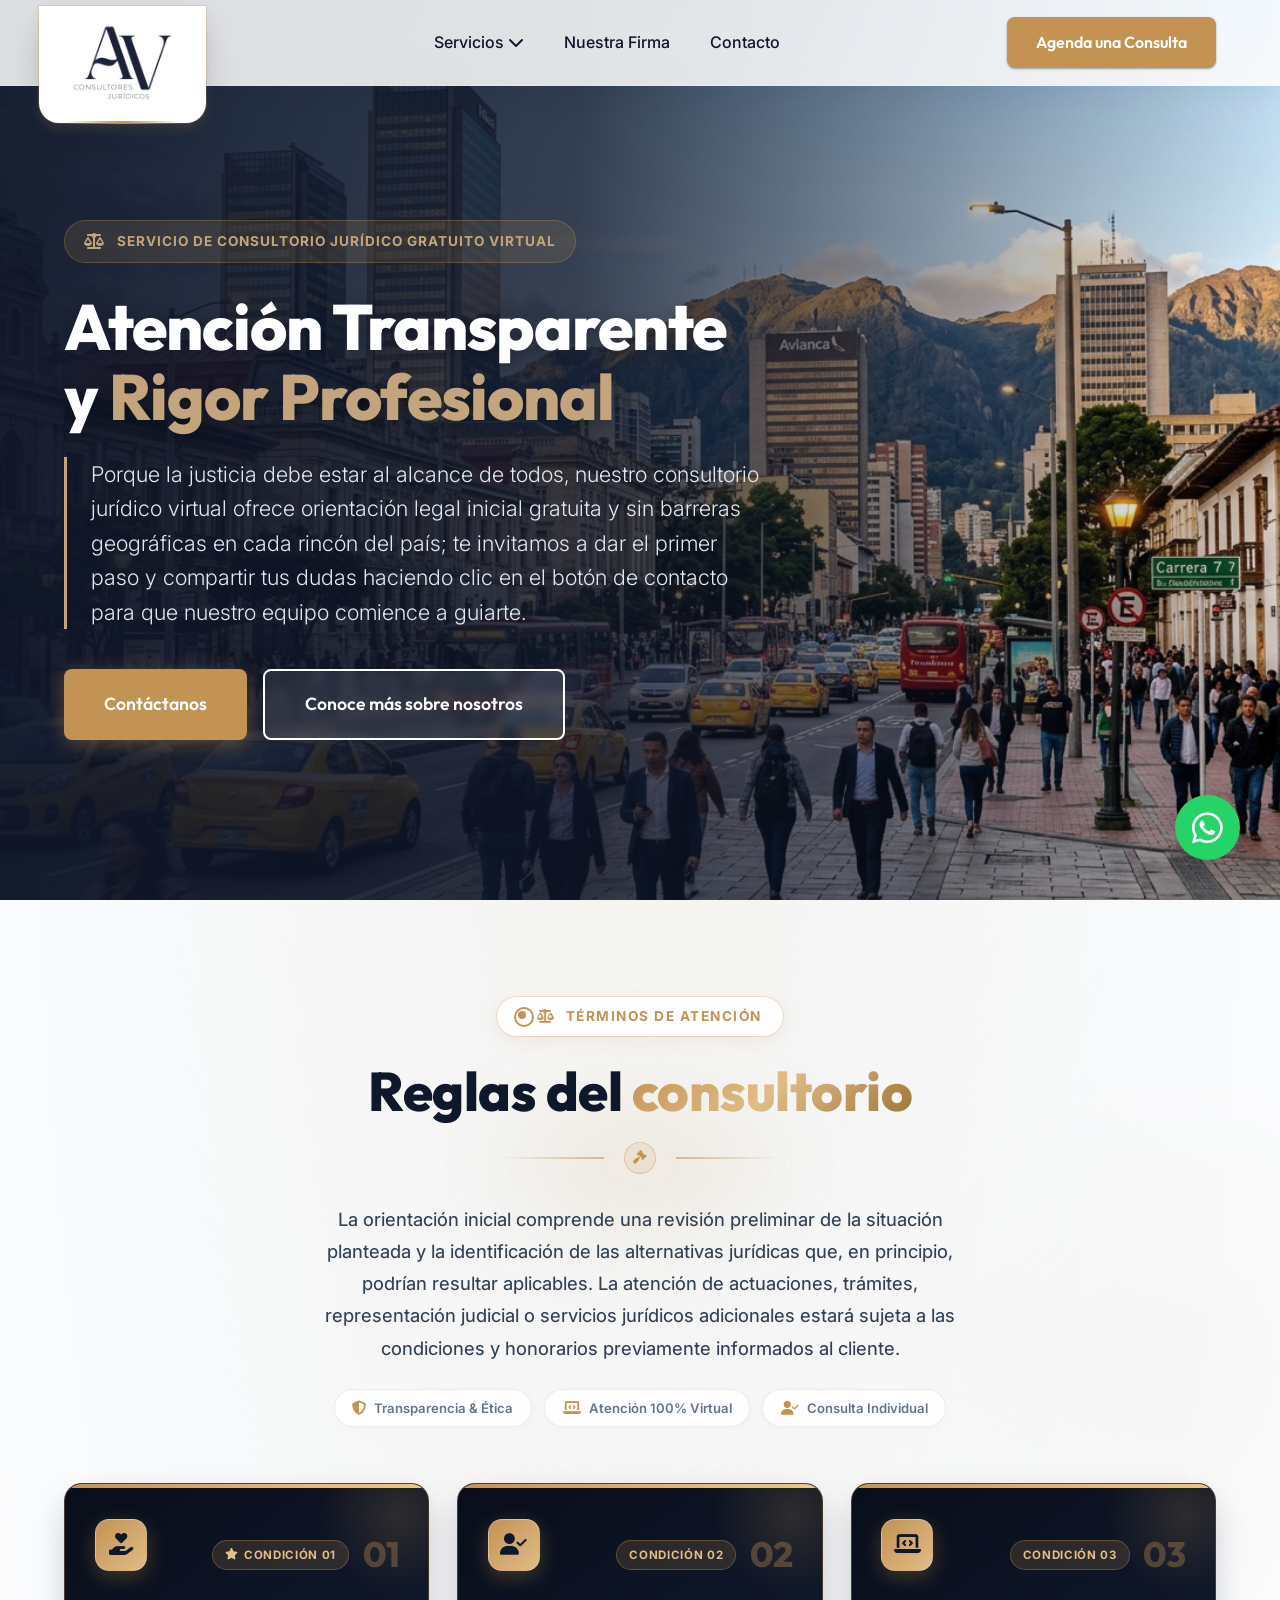
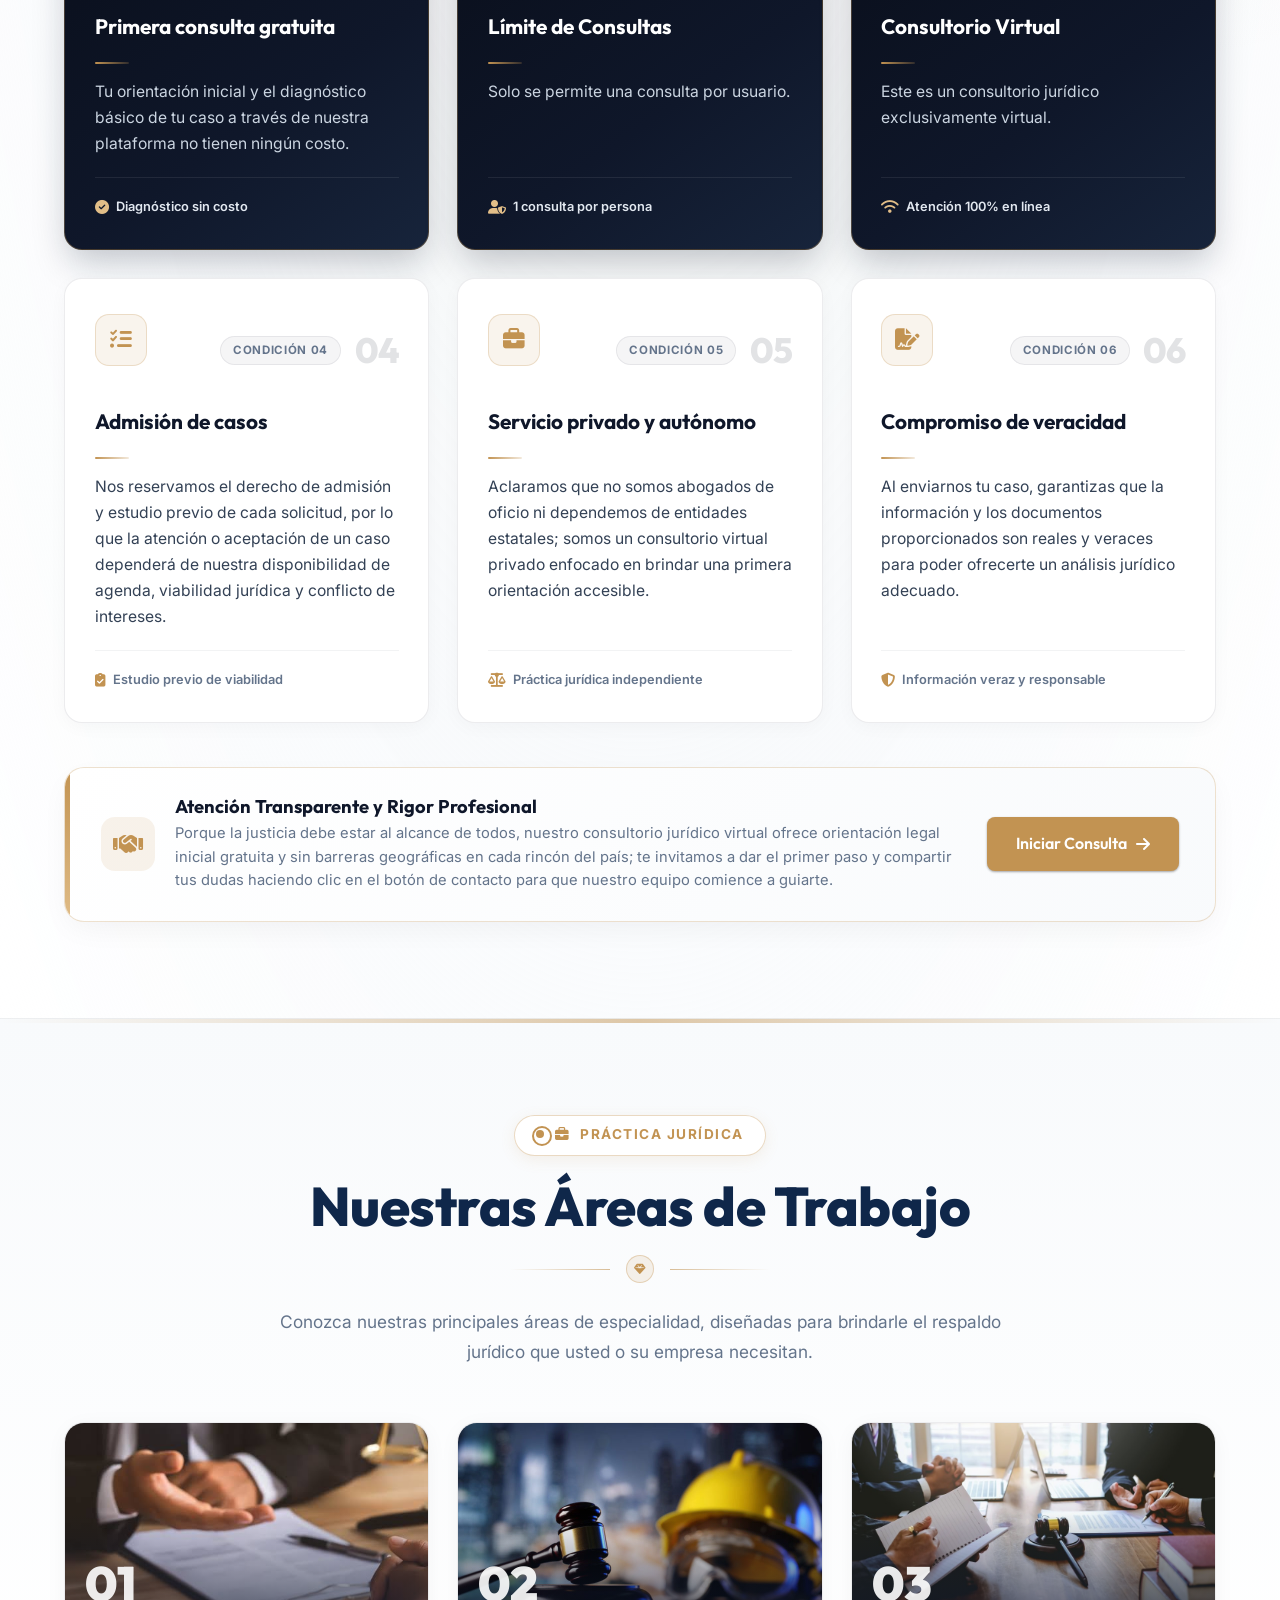
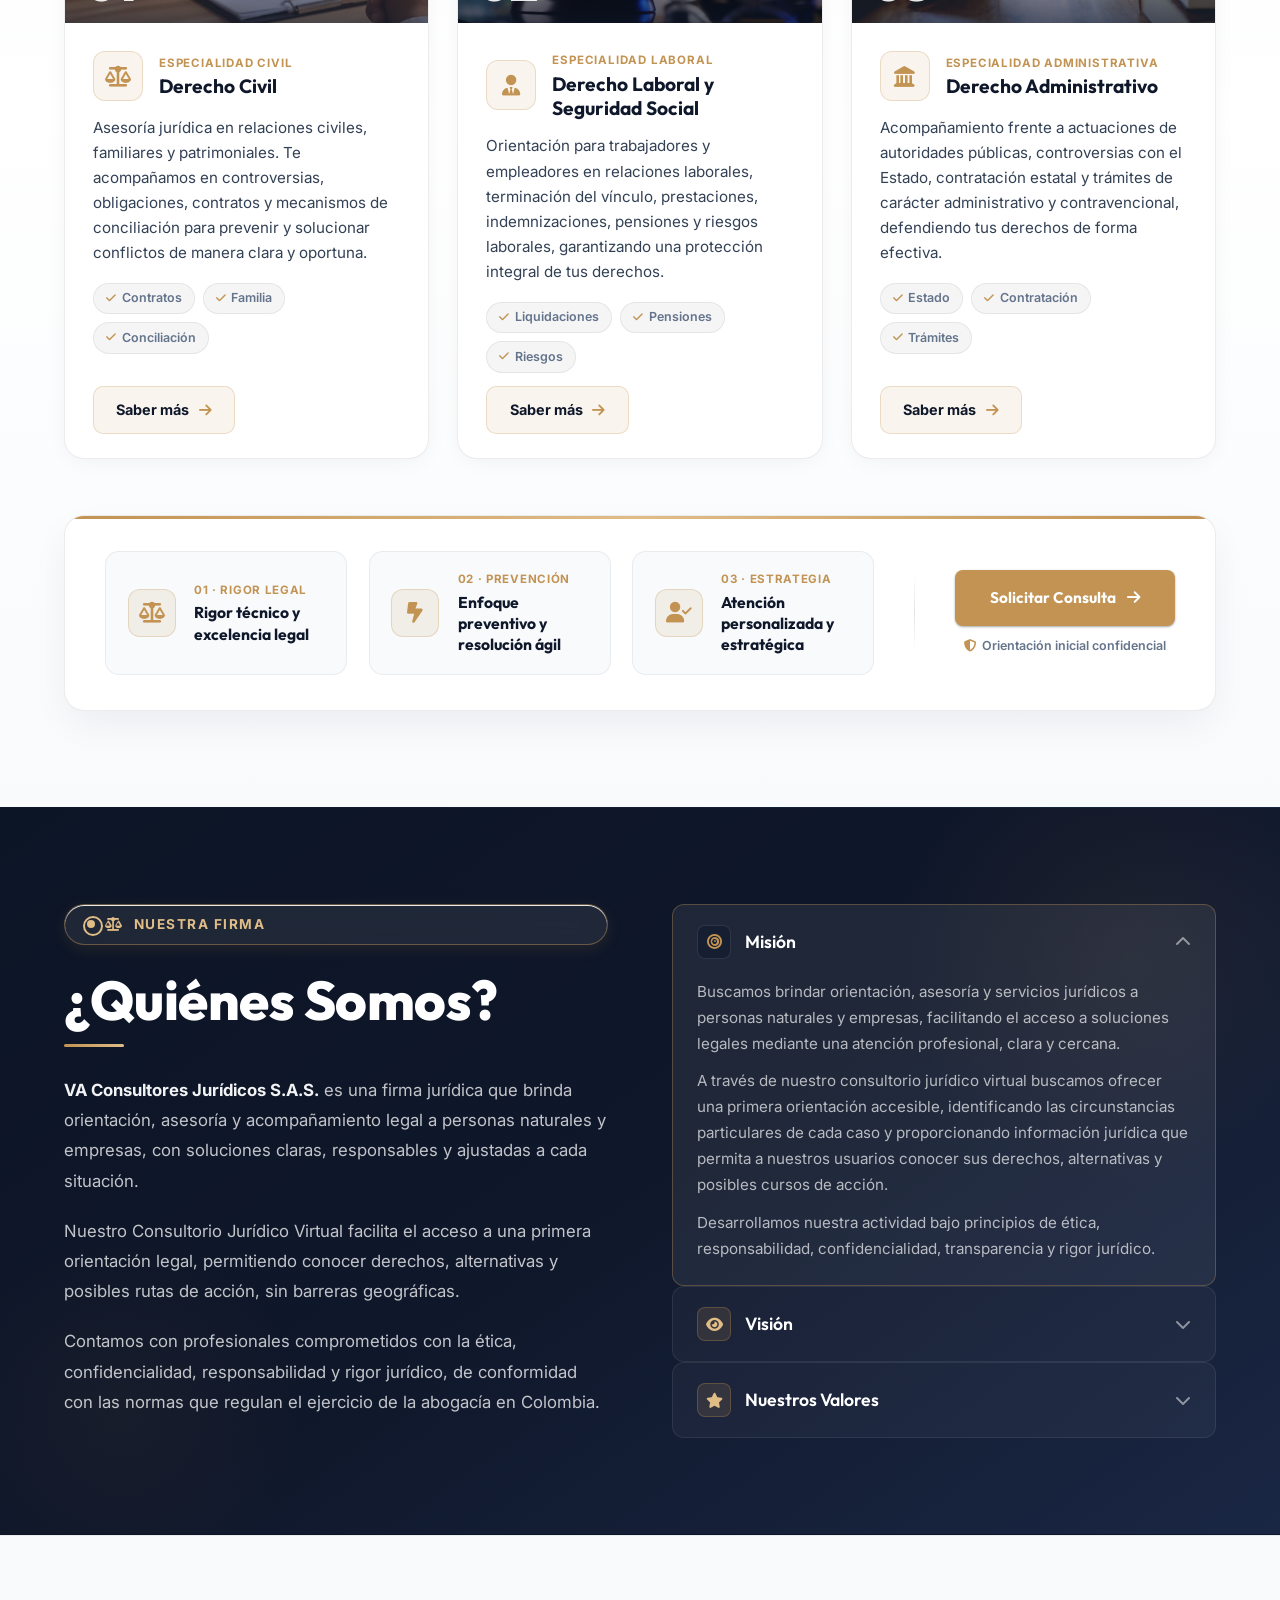
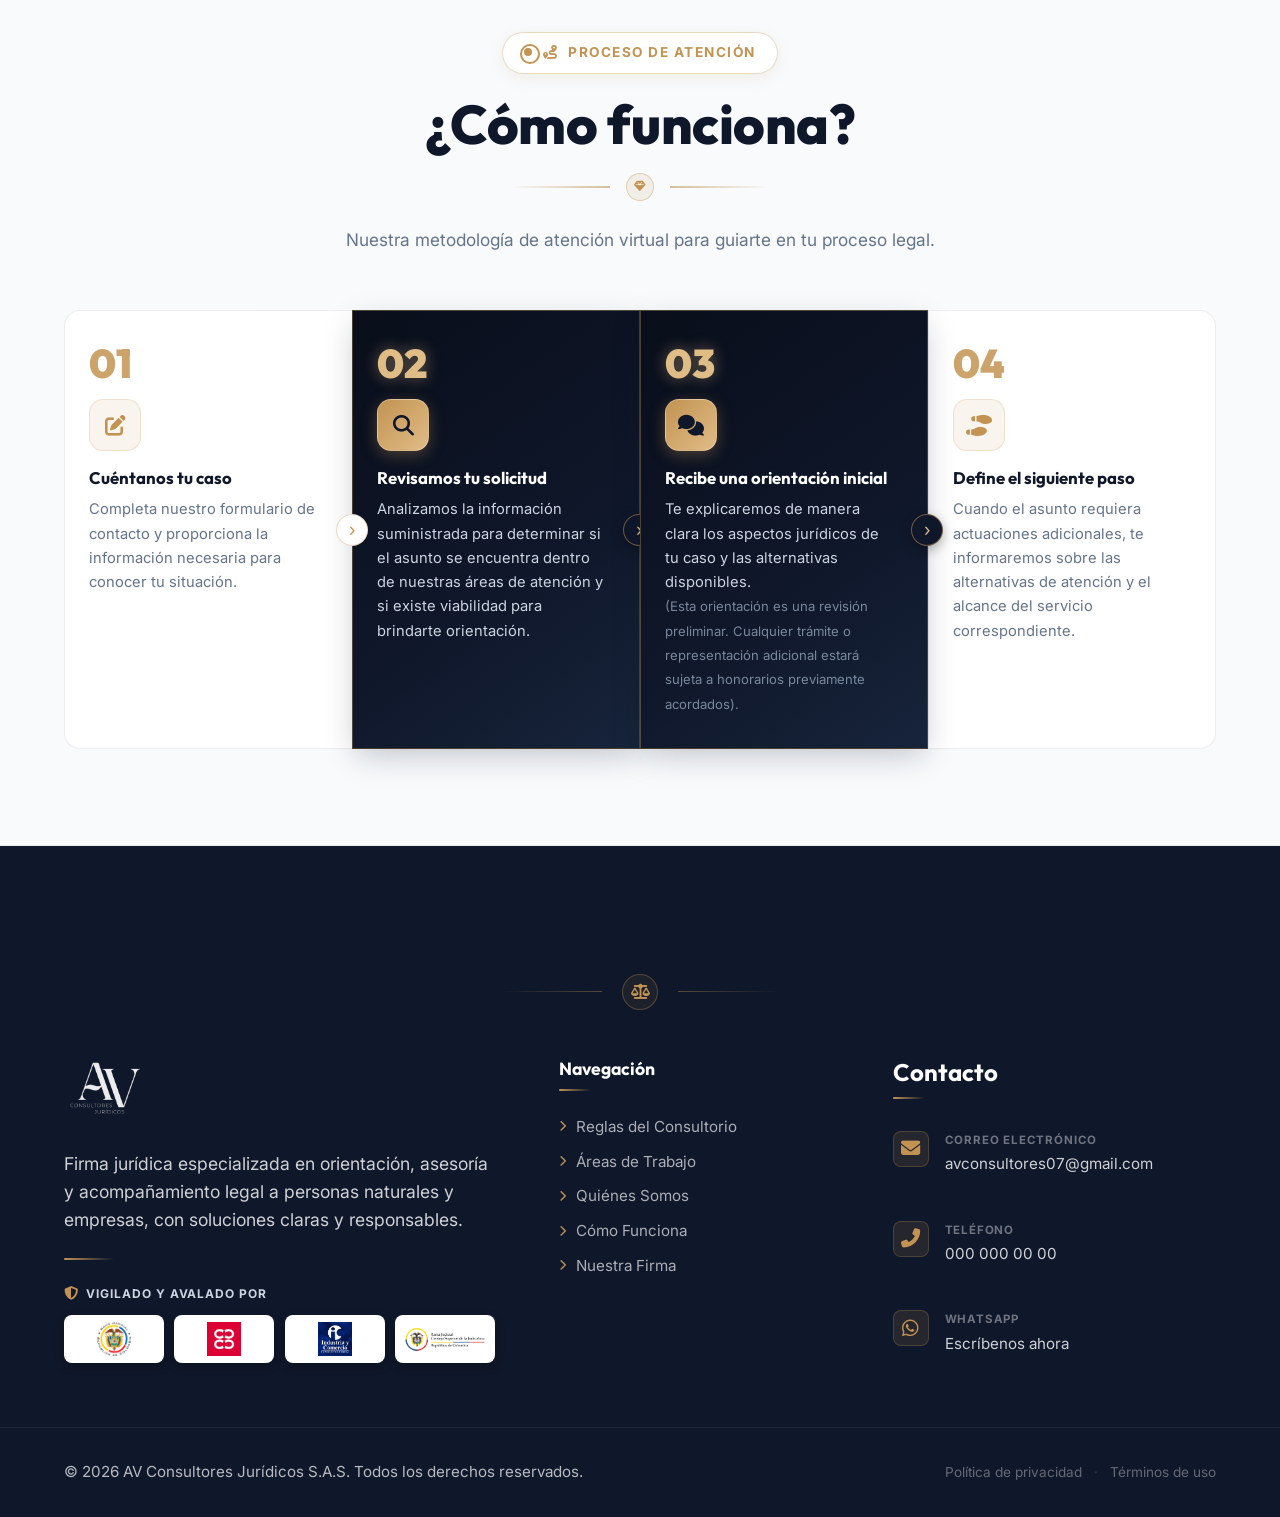
<file: index.html>
<!DOCTYPE html>
<html lang="es">
<head>
    <meta charset="UTF-8">
    <meta name="viewport" content="width=device-width, initial-scale=1.0">
    <title>AV Consultores Jurídicos S.A.S</title>
    <meta name="description" content="Servicio de Consultorio Jurídico Gratuito Virtual, brindado por AV consultores Jurídicos S.A.S.">
    <!-- Favicon / Ícono de pestaña y barra de navegación al buscar -->
    <link rel="icon" type="image/x-icon" href="img/logo-abogados-icono.ico">
    <link rel="shortcut icon" type="image/x-icon" href="img/logo-abogados-icono.ico">
    <!-- Google Fonts -->
    <link href="https://fonts.googleapis.com/css2?family=Outfit:wght@300;400;600;800&family=Inter:wght@400;500;600&display=swap" rel="stylesheet">
    <!-- Font Awesome Icons -->
    <link rel="stylesheet" href="https://cdnjs.cloudflare.com/ajax/libs/font-awesome/6.4.0/css/all.min.css">
    <!-- Custom CSS -->
    <link rel="stylesheet" href="styles.css">
</head>
<body>
    <!-- 1. ENCABEZADO Y NAVEGACIÓN -->
    <header id="main-header" class="glass-header">
        <div class="container header-container">
            <a href="#" class="logo">
                <img src="img/logo-abogados.png" alt="AV Consultores Jurídicos" class="logo-img">
            </a>
            
            <nav class="main-nav">
                <ul class="nav-list">
                    <li class="nav-item has-dropdown">
                        <a href="servicios/index.html">Servicios <i class="fas fa-chevron-down"></i></a>
                        <ul class="dropdown">
                            <li><a href="servicios/derecho-civil/index.html">Derecho Civil</a></li>
                            <li><a href="servicios/derecho-laboral/index.html">Derecho Laboral</a></li>
                            <li><a href="servicios/derecho-administrativo/index.html">Derecho Administrativo</a></li>
                        </ul>
                    </li>
                    <li class="nav-item"><a href="nuestra-firma/index.html">Nuestra Firma</a></li>
                    <li class="nav-item"><a href="contacto/index.html">Contacto</a></li>
                </ul>
            </nav>
            
            <div class="header-actions">
                <a href="#contacto" class="btn btn-primary cta-agenda">Agenda una Consulta</a>
            </div>
            
            <button class="mobile-menu-btn" aria-label="Abrir menú"><i class="fas fa-bars"></i></button>
        </div>
    </header>

    <!-- 2. SECCIÓN HERO -->
    <section id="hero" style="background: url('img/bogota_street_hero.jpg') center/cover no-repeat; padding: 220px 0 160px; position: relative;">
        <!-- Capa de oscurecimiento (Degradado lateral) -->
        <div style="position: absolute; inset: 0; background: linear-gradient(90deg, rgba(15, 23, 42, 0.95) 0%, rgba(15, 23, 42, 0.8) 45%, rgba(15, 23, 42, 0) 100%); z-index: 0;"></div>
        
        <div class="container" style="position: relative; z-index: 1; display: flex; align-items: center; min-height: 50vh;">
            <div style="max-width: 800px;">
                <!-- Badge -->
                <div style="display: inline-flex; align-items: center; gap: 0.8rem; background: rgba(194, 147, 82, 0.15); padding: 0.6rem 1.2rem; border-radius: 50px; border: 1px solid rgba(194, 147, 82, 0.3); margin-bottom: 1.8rem;">
                    <i class="fas fa-scale-balanced" style="color: #c4a47c;"></i>
                    <span style="color: #c4a47c; font-weight: 700; text-transform: uppercase; font-size: 0.85rem; letter-spacing: 1px;">Servicio de Consultorio Jurídico Gratuito Virtual</span>
                </div>
                
                <!-- Título -->
                <h1 style="font-size: clamp(3rem, 5vw, 4.5rem); font-weight: 800; color: #ffffff; line-height: 1.1; margin-bottom: 1.5rem; text-shadow: 0 4px 20px rgba(0,0,0,0.3); letter-spacing: -1px; width: 100%; text-align: left; text-wrap: balance;">Atención Transparente y <span style="color: #c4a47c;">Rigor Profesional</span></h1>
                
                <!-- Subtítulo -->
                <p style="font-size: 1.35rem; color: #e2e8f0; line-height: 1.6; border-left: 3px solid #c4a47c; padding-left: 1.5rem; margin-bottom: 2.5rem; font-weight: 300; width: 100%; text-align: left; max-width: 700px;">Porque la justicia debe estar al alcance de todos, nuestro consultorio jurídico virtual ofrece orientación legal inicial gratuita y sin barreras geográficas en cada rincón del país; te invitamos a dar el primer paso y compartir tus dudas haciendo clic en el botón de contacto para que nuestro equipo comience a guiarte.</p>

                <!-- Botones -->
                <div style="display: flex; gap: 1rem; flex-wrap: wrap;">
                    <a href="#contacto" class="btn btn-primary btn-lg" style="box-shadow: 0 4px 20px rgba(194, 147, 82, 0.4);">Contáctanos</a>
                    <a href="nuestra-firma/index.html" class="btn btn-secondary btn-lg" style="background: rgba(255,255,255,0.1); backdrop-filter: blur(5px);">Conoce más sobre nosotros</a>
                </div>
            </div>
        </div>
    </section>

    <!-- ═══════════════════════════════════════════════
         REGLAS DEL CONSULTORIO — ALTERNANCIA VISUAL
         ═══════════════════════════════════════════════ -->
    <section id="reglas-consultorio" class="rules-section section-padding">
        <div class="container">
            <!-- Encabezado -->
            <div class="rules-header">
                <div class="rules-header-glow"></div>
                
                <div class="rules-badge">
                    <span class="pulse-dot"></span>
                    <i class="fas fa-scale-balanced"></i>
                    <span>Términos de Atención</span>
                </div>

                <h2 class="rules-title">Reglas del <span class="title-accent">consultorio</span></h2>

                <div class="rules-divider">
                    <span class="rules-divider-line"></span>
                    <span class="rules-divider-icon"><i class="fas fa-gavel"></i></span>
                    <span class="rules-divider-line"></span>
                </div>

                <div class="rules-intro-card">
                    <p class="rules-intro">La orientación inicial comprende una revisión preliminar de la situación planteada y la identificación de las alternativas jurídicas que, en principio, podrían resultar aplicables. La atención de actuaciones, trámites, representación judicial o servicios jurídicos adicionales estará sujeta a las condiciones y honorarios previamente informados al cliente.</p>
                    
                    <div class="rules-trust-pills">
                        <span class="rules-trust-pill">
                            <i class="fas fa-shield-halved"></i> Transparencia &amp; Ética
                        </span>
                        <span class="rules-trust-pill">
                            <i class="fas fa-laptop-code"></i> Atención 100% Virtual
                        </span>
                        <span class="rules-trust-pill">
                            <i class="fas fa-user-check"></i> Consulta Individual
                        </span>
                    </div>
                </div>
            </div>

            <!-- REGLAS: CUADRÍCULA EDITORIAL 3×2 DE CONDICIONES -->
            <div class="rules-cards-grid">

                <!-- Condición 01 — TARJETA DESTACADA (Beneficio Principal) -->
                <div class="rule-card rule-card-featured">
                    <div class="rule-card-glow"></div>
                    <div class="rule-card-header">
                        <div class="rule-icon-box">
                            <i class="fas fa-hand-holding-heart"></i>
                        </div>
                        <div class="rule-header-meta">
                            <span class="rule-chip chip-gold">
                                <i class="fas fa-star"></i> Condición 01
                            </span>
                            <span class="rule-number">01</span>
                        </div>
                    </div>
                    <div class="rule-card-body">
                        <h3 class="rule-title">Primera consulta gratuita</h3>
                        <div class="rule-gold-line"></div>
                        <p class="rule-desc">Tu orientación inicial y el diagnóstico básico de tu caso a través de nuestra plataforma no tienen ningún costo.</p>
                    </div>
                    <div class="rule-card-footer">
                        <span class="rule-footer-tag">
                            <i class="fas fa-check-circle"></i> Diagnóstico sin costo
                        </span>
                    </div>
                </div>

                <!-- Condición 02 -->
                <div class="rule-card rule-card-featured">
                    <div class="rule-card-glow"></div>
                    <div class="rule-card-header">
                        <div class="rule-icon-box">
                            <i class="fas fa-user-check"></i>
                        </div>
                        <div class="rule-header-meta">
                            <span class="rule-chip chip-gold">Condición 02</span>
                            <span class="rule-number">02</span>
                        </div>
                    </div>
                    <div class="rule-card-body">
                        <h3 class="rule-title">Límite de Consultas</h3>
                        <div class="rule-gold-line"></div>
                        <p class="rule-desc">Solo se permite una consulta por usuario.</p>
                    </div>
                    <div class="rule-card-footer">
                        <span class="rule-footer-tag">
                            <i class="fas fa-user-shield"></i> 1 consulta por persona
                        </span>
                    </div>
                </div>

                <!-- Condición 03 -->
                <div class="rule-card rule-card-featured">
                    <div class="rule-card-glow"></div>
                    <div class="rule-card-header">
                        <div class="rule-icon-box">
                            <i class="fas fa-laptop-code"></i>
                        </div>
                        <div class="rule-header-meta">
                            <span class="rule-chip chip-gold">Condición 03</span>
                            <span class="rule-number">03</span>
                        </div>
                    </div>
                    <div class="rule-card-body">
                        <h3 class="rule-title">Consultorio Virtual</h3>
                        <div class="rule-gold-line"></div>
                        <p class="rule-desc">Este es un consultorio jurídico exclusivamente virtual.</p>
                    </div>
                    <div class="rule-card-footer">
                        <span class="rule-footer-tag">
                            <i class="fas fa-wifi"></i> Atención 100% en línea
                        </span>
                    </div>
                </div>

                <!-- Condición 04 -->
                <div class="rule-card">
                    <div class="rule-card-header">
                        <div class="rule-icon-box">
                            <i class="fas fa-tasks"></i>
                        </div>
                        <div class="rule-header-meta">
                            <span class="rule-chip">Condición 04</span>
                            <span class="rule-number">04</span>
                        </div>
                    </div>
                    <div class="rule-card-body">
                        <h3 class="rule-title">Admisión de casos</h3>
                        <div class="rule-gold-line"></div>
                        <p class="rule-desc">Nos reservamos el derecho de admisión y estudio previo de cada solicitud, por lo que la atención o aceptación de un caso dependerá de nuestra disponibilidad de agenda, viabilidad jurídica y conflicto de intereses.</p>
                    </div>
                    <div class="rule-card-footer">
                        <span class="rule-footer-tag">
                            <i class="fas fa-clipboard-check"></i> Estudio previo de viabilidad
                        </span>
                    </div>
                </div>

                <!-- Condición 05 -->
                <div class="rule-card">
                    <div class="rule-card-header">
                        <div class="rule-icon-box">
                            <i class="fas fa-briefcase"></i>
                        </div>
                        <div class="rule-header-meta">
                            <span class="rule-chip">Condición 05</span>
                            <span class="rule-number">05</span>
                        </div>
                    </div>
                    <div class="rule-card-body">
                        <h3 class="rule-title">Servicio privado y autónomo</h3>
                        <div class="rule-gold-line"></div>
                        <p class="rule-desc">Aclaramos que no somos abogados de oficio ni dependemos de entidades estatales; somos un consultorio virtual privado enfocado en brindar una primera orientación accesible.</p>
                    </div>
                    <div class="rule-card-footer">
                        <span class="rule-footer-tag">
                            <i class="fas fa-scale-balanced"></i> Práctica jurídica independiente
                        </span>
                    </div>
                </div>

                <!-- Condición 06 -->
                <div class="rule-card">
                    <div class="rule-card-header">
                        <div class="rule-icon-box">
                            <i class="fas fa-file-signature"></i>
                        </div>
                        <div class="rule-header-meta">
                            <span class="rule-chip">Condición 06</span>
                            <span class="rule-number">06</span>
                        </div>
                    </div>
                    <div class="rule-card-body">
                        <h3 class="rule-title">Compromiso de veracidad</h3>
                        <div class="rule-gold-line"></div>
                        <p class="rule-desc">Al enviarnos tu caso, garantizas que la información y los documentos proporcionados son reales y veraces para poder ofrecerte un análisis jurídico adecuado.</p>
                    </div>
                    <div class="rule-card-footer">
                        <span class="rule-footer-tag">
                            <i class="fas fa-shield-halved"></i> Información veraz y responsable
                        </span>
                    </div>
                </div>

            </div>

            <!-- Módulo Acción / Aceptación -->
            <div class="rules-action-card">
                <div class="rules-action-info">
                    <div class="rules-action-icon">
                        <i class="fas fa-handshake"></i>
                    </div>
                    <div class="rules-action-text">
                        <h4>Atención Transparente y Rigor Profesional</h4>
                        <p>Porque la justicia debe estar al alcance de todos, nuestro consultorio jurídico virtual ofrece orientación legal inicial gratuita y sin barreras geográficas en cada rincón del país; te invitamos a dar el primer paso y compartir tus dudas haciendo clic en el botón de contacto para que nuestro equipo comience a guiarte.</p>
                    </div>
                </div>
                <a href="#contacto" class="btn btn-primary rules-action-btn">
                    <span>Iniciar Consulta</span>
                    <i class="fas fa-arrow-right"></i>
                </a>
            </div>
        </div>
    </section>

    <!-- ═══════════════════════════════════════════════
         3. ÁREAS DE TRABAJO — EDITORIAL SHOWCASE
         ═══════════════════════════════════════════════ -->
    <section id="servicios" class="services-section section-padding">
        <!-- Decoración superior -->
        <div class="services-section-deco"></div>
        <div class="container">
            <!-- Encabezado centrado con jerarquía fuerte -->
            <div class="section-header-centered">
                <div class="rules-badge" style="margin: 0 auto 1.2rem;">
                    <span class="pulse-dot"></span>
                    <i class="fas fa-briefcase"></i>
                    <span>Práctica Jurídica</span>
                </div>
                <h2 class="section-title-main section-title-blue">Nuestras Áreas de Trabajo</h2>
                <div class="section-title-underline">
                    <span class="underline-bar"></span>
                    <span class="underline-diamond"><i class="fas fa-gem"></i></span>
                    <span class="underline-bar"></span>
                </div>
                <p class="section-subtitle">Conozca nuestras principales áreas de especialidad, diseñadas para brindarle el respaldo jurídico que usted o su empresa necesitan.</p>
            </div>

            <!-- Tarjetas de áreas de trabajo -->
            <div class="work-areas-grid">

                <!-- Área 1: Derecho Civil -->
                <div class="work-area-card" data-area="civil">
                    <div class="work-area-image">
                        <img src="img/imageeeen.jpg" alt="Derecho Civil">
                        <div class="work-area-image-overlay"></div>
                        <span class="work-area-num">01</span>
                    </div>
                    <div class="work-area-body">
                        <div class="work-area-icon-row">
                            <div class="work-area-icon">
                                <i class="fas fa-scale-balanced"></i>
                            </div>
                            <div class="work-area-label-wrap">
                                <span class="work-area-tag">Especialidad Civil</span>
                                <h3>Derecho Civil</h3>
                            </div>
                        </div>
                        <p>Asesoría jurídica en relaciones civiles, familiares y patrimoniales. Te acompañamos en controversias, obligaciones, contratos y mecanismos de conciliación para prevenir y solucionar conflictos de manera clara y oportuna.</p>
                        <div class="work-area-features">
                            <span><i class="fas fa-check"></i> Contratos</span>
                            <span><i class="fas fa-check"></i> Familia</span>
                            <span><i class="fas fa-check"></i> Conciliación</span>
                        </div>
                        <a href="servicios/derecho-civil/index.html" class="work-area-btn">
                            <span>Saber más</span>
                            <i class="fas fa-arrow-right"></i>
                        </a>
                    </div>
                </div>

                <!-- Área 2: Derecho Laboral -->
                <div class="work-area-card" data-area="laboral">
                    <div class="work-area-image">
                        <img src="img/LABORAL-1.jpeg" alt="Derecho Laboral">
                        <div class="work-area-image-overlay"></div>
                        <span class="work-area-num">02</span>
                    </div>
                    <div class="work-area-body">
                        <div class="work-area-icon-row">
                            <div class="work-area-icon">
                                <i class="fas fa-user-tie"></i>
                            </div>
                            <div class="work-area-label-wrap">
                                <span class="work-area-tag">Especialidad Laboral</span>
                                <h3>Derecho Laboral y Seguridad Social</h3>
                            </div>
                        </div>
                        <p>Orientación para trabajadores y empleadores en relaciones laborales, terminación del vínculo, prestaciones, indemnizaciones, pensiones y riesgos laborales, garantizando una protección integral de tus derechos.</p>
                        <div class="work-area-features">
                            <span><i class="fas fa-check"></i> Liquidaciones</span>
                            <span><i class="fas fa-check"></i> Pensiones</span>
                            <span><i class="fas fa-check"></i> Riesgos</span>
                        </div>
                        <a href="servicios/derecho-laboral/index.html" class="work-area-btn">
                            <span>Saber más</span>
                            <i class="fas fa-arrow-right"></i>
                        </a>
                    </div>
                </div>

                <!-- Área 3: Derecho Administrativo -->
                <div class="work-area-card" data-area="admin">
                    <div class="work-area-image">
                        <img src="img/Derecho-administrativo-Conceptos-esenciales1-1.jpg" alt="Derecho Administrativo">
                        <div class="work-area-image-overlay"></div>
                        <span class="work-area-num">03</span>
                    </div>
                    <div class="work-area-body">
                        <div class="work-area-icon-row">
                            <div class="work-area-icon">
                                <i class="fas fa-landmark"></i>
                            </div>
                            <div class="work-area-label-wrap">
                                <span class="work-area-tag">Especialidad Administrativa</span>
                                <h3>Derecho Administrativo</h3>
                            </div>
                        </div>
                        <p>Acompañamiento frente a actuaciones de autoridades públicas, controversias con el Estado, contratación estatal y trámites de carácter administrativo y contravencional, defendiendo tus derechos de forma efectiva.</p>
                        <div class="work-area-features">
                            <span><i class="fas fa-check"></i> Estado</span>
                            <span><i class="fas fa-check"></i> Contratación</span>
                            <span><i class="fas fa-check"></i> Trámites</span>
                        </div>
                        <a href="servicios/derecho-administrativo/index.html" class="work-area-btn">
                            <span>Saber más</span>
                            <i class="fas fa-arrow-right"></i>
                        </a>
                    </div>
                </div>

            </div>

            <!-- CTA inferior de servicios: Diagramación Ejecutiva de Pilares -->
            <div class="services-bottom-cta">
                <div class="services-cta-pillars">
                    <!-- Pilar 1 -->
                    <div class="pillar-card">
                        <div class="pillar-icon-wrap">
                            <i class="fas fa-scale-balanced"></i>
                        </div>
                        <div class="pillar-body">
                            <span class="pillar-tag">01 · Rigor Legal</span>
                            <h4 class="pillar-text">Rigor técnico y excelencia legal</h4>
                        </div>
                    </div>

                    <!-- Pilar 2 -->
                    <div class="pillar-card">
                        <div class="pillar-icon-wrap">
                            <i class="fas fa-bolt-lightning"></i>
                        </div>
                        <div class="pillar-body">
                            <span class="pillar-tag">02 · Prevención</span>
                            <h4 class="pillar-text">Enfoque preventivo y resolución ágil</h4>
                        </div>
                    </div>

                    <!-- Pilar 3 -->
                    <div class="pillar-card">
                        <div class="pillar-icon-wrap">
                            <i class="fas fa-user-check"></i>
                        </div>
                        <div class="pillar-body">
                            <span class="pillar-tag">03 · Estrategia</span>
                            <h4 class="pillar-text">Atención personalizada y estratégica</h4>
                        </div>
                    </div>
                </div>

                <div class="services-cta-divider"></div>

                <div class="services-cta-action">
                    <a href="#contacto" class="btn btn-primary services-action-btn btn-glow">
                        <span>Solicitar Consulta</span>
                        <i class="fas fa-arrow-right"></i>
                    </a>
                    <span class="cta-micro-note">
                        <i class="fas fa-shield-halved"></i> Orientación inicial confidencial
                    </span>
                </div>
            </div>
        </div>
    </section>

    <!-- ═══════════════════════════════════════════════
         4. SOBRE NOSOTROS — FONDO AZUL OSCURO
         ═══════════════════════════════════════════════ -->
    <section id="sobre-nosotros" class="about-section about-dark-bg section-padding">
        <div class="container">
            <div class="about-dark-grid">
                <!-- Columna Izquierda: Quiénes Somos -->
                <div class="about-dark-text">
                    <div class="rules-badge rules-badge-light" style="margin-bottom: 1.5rem;">
                        <span class="pulse-dot pulse-dot-light"></span>
                        <i class="fas fa-scale-balanced"></i>
                        <span>Nuestra Firma</span>
                    </div>

                    <h2 class="about-dark-title">¿Quiénes <span class="title-accent">Somos?</span></h2>
                    <div class="about-dark-divider"></div>

                    <p class="about-dark-desc">
                        <strong>VA Consultores Jurídicos S.A.S.</strong> es una firma jurídica que brinda orientación, asesoría y acompañamiento legal a personas naturales y empresas, con soluciones claras, responsables y ajustadas a cada situación.
                    </p>
                    <p class="about-dark-desc">
                        Nuestro Consultorio Jurídico Virtual facilita el acceso a una primera orientación legal, permitiendo conocer derechos, alternativas y posibles rutas de acción, sin barreras geográficas.
                    </p>
                    <p class="about-dark-desc">
                        Contamos con profesionales comprometidos con la ética, confidencialidad, responsabilidad y rigor jurídico, de conformidad con las normas que regulan el ejercicio de la abogacía en Colombia.
                    </p>
                </div>

                <!-- Columna Derecha: Misión, Visión y Valores -->
                <div class="about-dark-cards">
                    <style>
                        .accordion-card summary::-webkit-details-marker {
                            display: none;
                        }
                        .accordion-card[open] .accordion-icon {
                            transform: rotate(180deg);
                        }
                        .accordion-icon {
                            transition: transform 0.3s ease;
                            font-size: 1rem;
                        }
                        .accordion-card {
                            transition: all 0.3s ease;
                        }
                    </style>

                    <!-- Acordeón Misión -->
                    <details class="accordion-card accordion-dark" open>
                        <summary class="accordion-dark-summary">
                            <span class="accordion-summary-inner">
                                <span class="accordion-summary-icon"><i class="fas fa-bullseye"></i></span>
                                Misión
                            </span>
                            <i class="fas fa-chevron-down accordion-icon"></i>
                        </summary>
                        <div class="accordion-dark-content">
                            <p>Buscamos brindar orientación, asesoría y servicios jurídicos a personas naturales y empresas, facilitando el acceso a soluciones legales mediante una atención profesional, clara y cercana.</p>
                            <p>A través de nuestro consultorio jurídico virtual buscamos ofrecer una primera orientación accesible, identificando las circunstancias particulares de cada caso y proporcionando información jurídica que permita a nuestros usuarios conocer sus derechos, alternativas y posibles cursos de acción.</p>
                            <p>Desarrollamos nuestra actividad bajo principios de ética, responsabilidad, confidencialidad, transparencia y rigor jurídico.</p>
                        </div>
                    </details>

                    <!-- Acordeón Visión -->
                    <details class="accordion-card accordion-dark">
                        <summary class="accordion-dark-summary">
                            <span class="accordion-summary-inner">
                                <span class="accordion-summary-icon accordion-summary-icon-gold"><i class="fas fa-eye"></i></span>
                                Visión
                            </span>
                            <i class="fas fa-chevron-down accordion-icon"></i>
                        </summary>
                        <div class="accordion-dark-content">
                            <p>Buscamos consolidarnos como una firma jurídica reconocida en Colombia por brindar servicios legales accesibles, responsables y de calidad, apoyándonos en las herramientas tecnológicas para acercar el Derecho a personas y empresas en diferentes regiones del país.</p>
                            <p>Buscamos fortalecer progresivamente nuestras áreas de práctica, ampliar nuestra cobertura y desarrollar un modelo de atención jurídica moderno que combine conocimiento, tecnología y atención personalizada.</p>
                            <p>Aspiramos a construir relaciones de confianza con nuestros clientes y convertirnos en un aliado jurídico para la orientación, prevención y solución de sus necesidades legales.</p>
                        </div>
                    </details>

                    <!-- Acordeón Valores -->
                    <details class="accordion-card accordion-dark">
                        <summary class="accordion-dark-summary">
                            <span class="accordion-summary-inner">
                                <span class="accordion-summary-icon accordion-summary-icon-gold"><i class="fas fa-star"></i></span>
                                Nuestros Valores
                            </span>
                            <i class="fas fa-chevron-down accordion-icon"></i>
                        </summary>
                        <div class="accordion-dark-content">
                            <div class="about-metrics-grid" style="grid-template-columns: repeat(auto-fit, minmax(220px, 1fr)); margin-top: 1rem;">
                                <div class="about-metric-card about-metric-dark">
                                    <h4 style="color: var(--color-accent);">Responsabilidad</h4>
                                    <p class="about-metric-sub">Asumimos cada consulta y asunto jurídico con seriedad y compromiso profesional.</p>
                                </div>
                                <div class="about-metric-card about-metric-dark">
                                    <h4 style="color: var(--color-accent);">Rigor Jurídico</h4>
                                    <p class="about-metric-sub">Analizamos cada situación atendiendo a las normas y circunstancias particulares del caso.</p>
                                </div>
                                <div class="about-metric-card about-metric-dark">
                                    <h4 style="color: var(--color-accent);">Compromiso</h4>
                                    <p class="about-metric-sub">Asumimos cada asunto con responsabilidad y dedicación procurando brindar a nuestros clientes un acompañamiento serio y constante.</p>
                                </div>
                                <div class="about-metric-card about-metric-dark">
                                    <h4 style="color: var(--color-accent);">Confidencialidad</h4>
                                    <p class="about-metric-sub">Protegemos la información y los asuntos confiados por nuestros clientes, garantizando un manejo responsable, reservado y ético de los datos y circunstancias conocidas en el ejercicio de nuestra labor jurídica.</p>
                                </div>
                                <div class="about-metric-card about-metric-dark">
                                    <h4 style="color: var(--color-accent);">Accesibilidad</h4>
                                    <p class="about-metric-sub">Acercamos la orientación jurídica a nuestros clientes sin importar dónde se encuentren. A través de nuestras herramientas virtuales, facilitamos el acceso a nuestros servicios desde cualquier lugar del país, reduciendo las barreras geográficas y haciendo que recibir orientación jurídica sea más sencillo y oportuno.</p>
                                </div>
                                <div class="about-metric-card about-metric-dark">
                                    <h4 style="color: var(--color-accent);">Justicia</h4>
                                    <p class="about-metric-sub">Orientamos nuestra labor hacia la protección de los derechos e intereses de nuestros clientes, promoviendo el acceso a herramientas jurídicas que les permitan conocer y ejercer sus derechos.</p>
                                </div>
                                <div class="about-metric-card about-metric-dark">
                                    <h4 style="color: var(--color-accent);">Ética Profesional</h4>
                                    <p class="about-metric-sub">Ejercemos nuestra labor con integridad, responsabilidad y respeto por los principios que rigen el ejercicio de la profesión jurídica, actuando siempre con transparencia y lealtad frente a nuestros clientes.</p>
                                </div>
                                <div class="about-metric-card about-metric-dark">
                                    <h4 style="color: var(--color-accent);">Perseverancia</h4>
                                    <p class="about-metric-sub">Asumimos cada asunto con constancia y determinación, manteniendo nuestro compromiso frente a los desafíos que puedan surgir y procurando avanzar de manera responsable hacia la solución de cada situación jurídica.</p>
                                </div>
                            </div>
                        </div>
                    </details>
                </div>
            </div>
        </div>
    </section>

    <!-- ═══════════════════════════════════════════════
         5. CÓMO FUNCIONA — FONDO CLARO ALTERNADO
         ═══════════════════════════════════════════════ -->
    <section id="como-funciona" class="howto-section section-padding">
        <div class="container">
            <div class="section-header-centered">
                <div class="rules-badge" style="margin: 0 auto 1.2rem;">
                    <span class="pulse-dot"></span>
                    <i class="fas fa-route"></i>
                    <span>Proceso de Atención</span>
                </div>
                <h2 class="section-title-main">¿Cómo <span class="title-accent">funciona?</span></h2>
                <div class="section-title-underline">
                    <span class="underline-bar"></span>
                    <span class="underline-diamond"><i class="fas fa-gem"></i></span>
                    <span class="underline-bar"></span>
                </div>
                <p class="section-subtitle">Nuestra metodología de atención virtual para guiarte en tu proceso legal.</p>
            </div>

            <div class="howto-steps">
                <div class="howto-step">
                    <div class="howto-step-num">01</div>
                    <div class="howto-step-icon"><i class="fas fa-edit"></i></div>
                    <div class="howto-step-body">
                        <h3>Cuéntanos tu caso</h3>
                        <p>Completa nuestro formulario de contacto y proporciona la información necesaria para conocer tu situación.</p>
                    </div>
                    <div class="howto-connector"></div>
                </div>
                <div class="howto-step howto-step-featured">
                    <div class="howto-step-num">02</div>
                    <div class="howto-step-icon"><i class="fas fa-search"></i></div>
                    <div class="howto-step-body">
                        <h3>Revisamos tu solicitud</h3>
                        <p>Analizamos la información suministrada para determinar si el asunto se encuentra dentro de nuestras áreas de atención y si existe viabilidad para brindarte orientación.</p>
                    </div>
                    <div class="howto-connector"></div>
                </div>
                <div class="howto-step howto-step-featured">
                    <div class="howto-step-num">03</div>
                    <div class="howto-step-icon"><i class="fas fa-comments"></i></div>
                    <div class="howto-step-body">
                        <h3>Recibe una orientación inicial</h3>
                        <p>Te explicaremos de manera clara los aspectos jurídicos de tu caso y las alternativas disponibles. <br><small>(Esta orientación es una revisión preliminar. Cualquier trámite o representación adicional estará sujeta a honorarios previamente acordados).</small></p>
                    </div>
                    <div class="howto-connector"></div>
                </div>
                <div class="howto-step">
                    <div class="howto-step-num">04</div>
                    <div class="howto-step-icon"><i class="fas fa-shoe-prints"></i></div>
                    <div class="howto-step-body">
                        <h3>Define el siguiente paso</h3>
                        <p>Cuando el asunto requiera actuaciones adicionales, te informaremos sobre las alternativas de atención y el alcance del servicio correspondiente.</p>
                    </div>
                </div>
            </div>
        </div>
    </section>



    <!-- ═══════════════════════════════════════════════
         7. FOOTER / CONTACTO
         ═══════════════════════════════════════════════ -->
    <footer id="contacto" class="main-footer dark-bg">
        <!-- Separador decorativo superior -->
        <div class="footer-top-deco">
            <span class="footer-deco-line"></span>
            <span class="footer-deco-icon"><i class="fas fa-scale-balanced"></i></span>
            <span class="footer-deco-line"></span>
        </div>

        <div class="container footer-grid">
            <div class="footer-brand">
                <a href="#" class="logo footer-logo">
                    <img src="img/logo-abogados.png" alt="AV Consultores Jurídicos" class="logo-img">
                </a>
                <p class="footer-desc">Firma jurídica especializada en orientación, asesoría y acompañamiento legal a personas naturales y empresas, con soluciones claras y responsables.</p>
                <div class="footer-brand-accent"></div>

                <!-- Entidades de Vigilancia y Acreditación -->
                <div class="footer-vigilado">
                    <div class="footer-vigilado-header">
                        <i class="fas fa-shield-halved footer-vigilado-icon" aria-hidden="true"></i>
                        <span class="footer-vigilado-label">Vigilado y avalado por</span>
                    </div>
                    <div class="footer-vigilado-grid">
                        <div class="footer-vigilado-card" title="Rama Judicial de Colombia · Consejo Superior de la Judicatura">
                            <img src="img/Rama_Judicial_de_Colombia.png" alt="Rama Judicial de Colombia" class="footer-vigilado-logo">
                        </div>
                        <div class="footer-vigilado-card" title="Cámara de Comercio de Bogotá · Matrícula Mercantil">
                            <img src="img/camaracomerbog_logo.jpg" alt="Cámara de Comercio de Bogotá" class="footer-vigilado-logo">
                        </div>
                        <div class="footer-vigilado-card" title="Superintendencia de Industria y Comercio · Vigilancia y Control">
                            <img src="img/images.jpg" alt="Superintendencia de Industria y Comercio" class="footer-vigilado-logo">
                        </div>
                        <div class="footer-vigilado-card" title="Consejo Superior de la Judicatura · Registro Nacional de Abogados">
                            <img src="img/site_logo.png" alt="Consejo Superior de la Judicatura" class="footer-vigilado-logo">
                        </div>
                    </div>
                </div>
            </div>
            
            <div class="footer-nav-col">
                <h3 class="footer-col-title">Navegación</h3>
                <ul class="footer-links-list">
                    <li><a href="#reglas-consultorio"><i class="fas fa-chevron-right"></i> Reglas del Consultorio</a></li>
                    <li><a href="#servicios"><i class="fas fa-chevron-right"></i> Áreas de Trabajo</a></li>
                    <li><a href="#sobre-nosotros"><i class="fas fa-chevron-right"></i> Quiénes Somos</a></li>
                    <li><a href="#como-funciona"><i class="fas fa-chevron-right"></i> Cómo Funciona</a></li>
                    <li><a href="nuestra-firma/index.html"><i class="fas fa-chevron-right"></i> Nuestra Firma</a></li>
                </ul>
            </div>

            <div class="footer-contact">
                <h3 class="footer-col-title">Contacto</h3>
                <ul class="contact-list">
                    <li>
                        <div class="contact-list-icon"><i class="fas fa-envelope"></i></div>
                        <div class="contact-list-info">
                            <span class="contact-list-label">Correo electrónico</span>
                            <a href="mailto:avconsultores07@gmail.com">avconsultores07@gmail.com</a>
                        </div>
                    </li>
                    <li>
                        <div class="contact-list-icon"><i class="fas fa-phone-alt"></i></div>
                        <div class="contact-list-info">
                            <span class="contact-list-label">Teléfono</span>
                            <a href="tel:+570000000000">000 000 00 00</a>
                        </div>
                    </li>
                    <li>
                        <div class="contact-list-icon"><i class="fab fa-whatsapp"></i></div>
                        <div class="contact-list-info">
                            <span class="contact-list-label">WhatsApp</span>
                            <a href="https://wa.me/570000000000" target="_blank" rel="noopener">Escríbenos ahora</a>
                        </div>
                    </li>
                </ul>
            </div>
        </div>
        
        <div class="footer-bottom">
            <div class="container footer-bottom-inner">
                <p>&copy; 2026 AV Consultores Jurídicos S.A.S. Todos los derechos reservados.</p>
                <div class="footer-bottom-links">
                    <a href="#">Política de privacidad</a>
                    <span>·</span>
                    <a href="#">Términos de uso</a>
                </div>
            </div>
        </div>
    </footer>

    <!-- WIDGETS -->
    <a href="https://wa.me/570000000000" class="whatsapp-float" target="_blank" rel="noopener" aria-label="Escríbenos por WhatsApp">
        <i class="fab fa-whatsapp"></i>
        <span class="wa-tooltip">¡Escríbenos Ya!</span>
    </a>


    <!-- Custom JS -->
    <script src="main.js"></script>
</body>
</html>
</file>
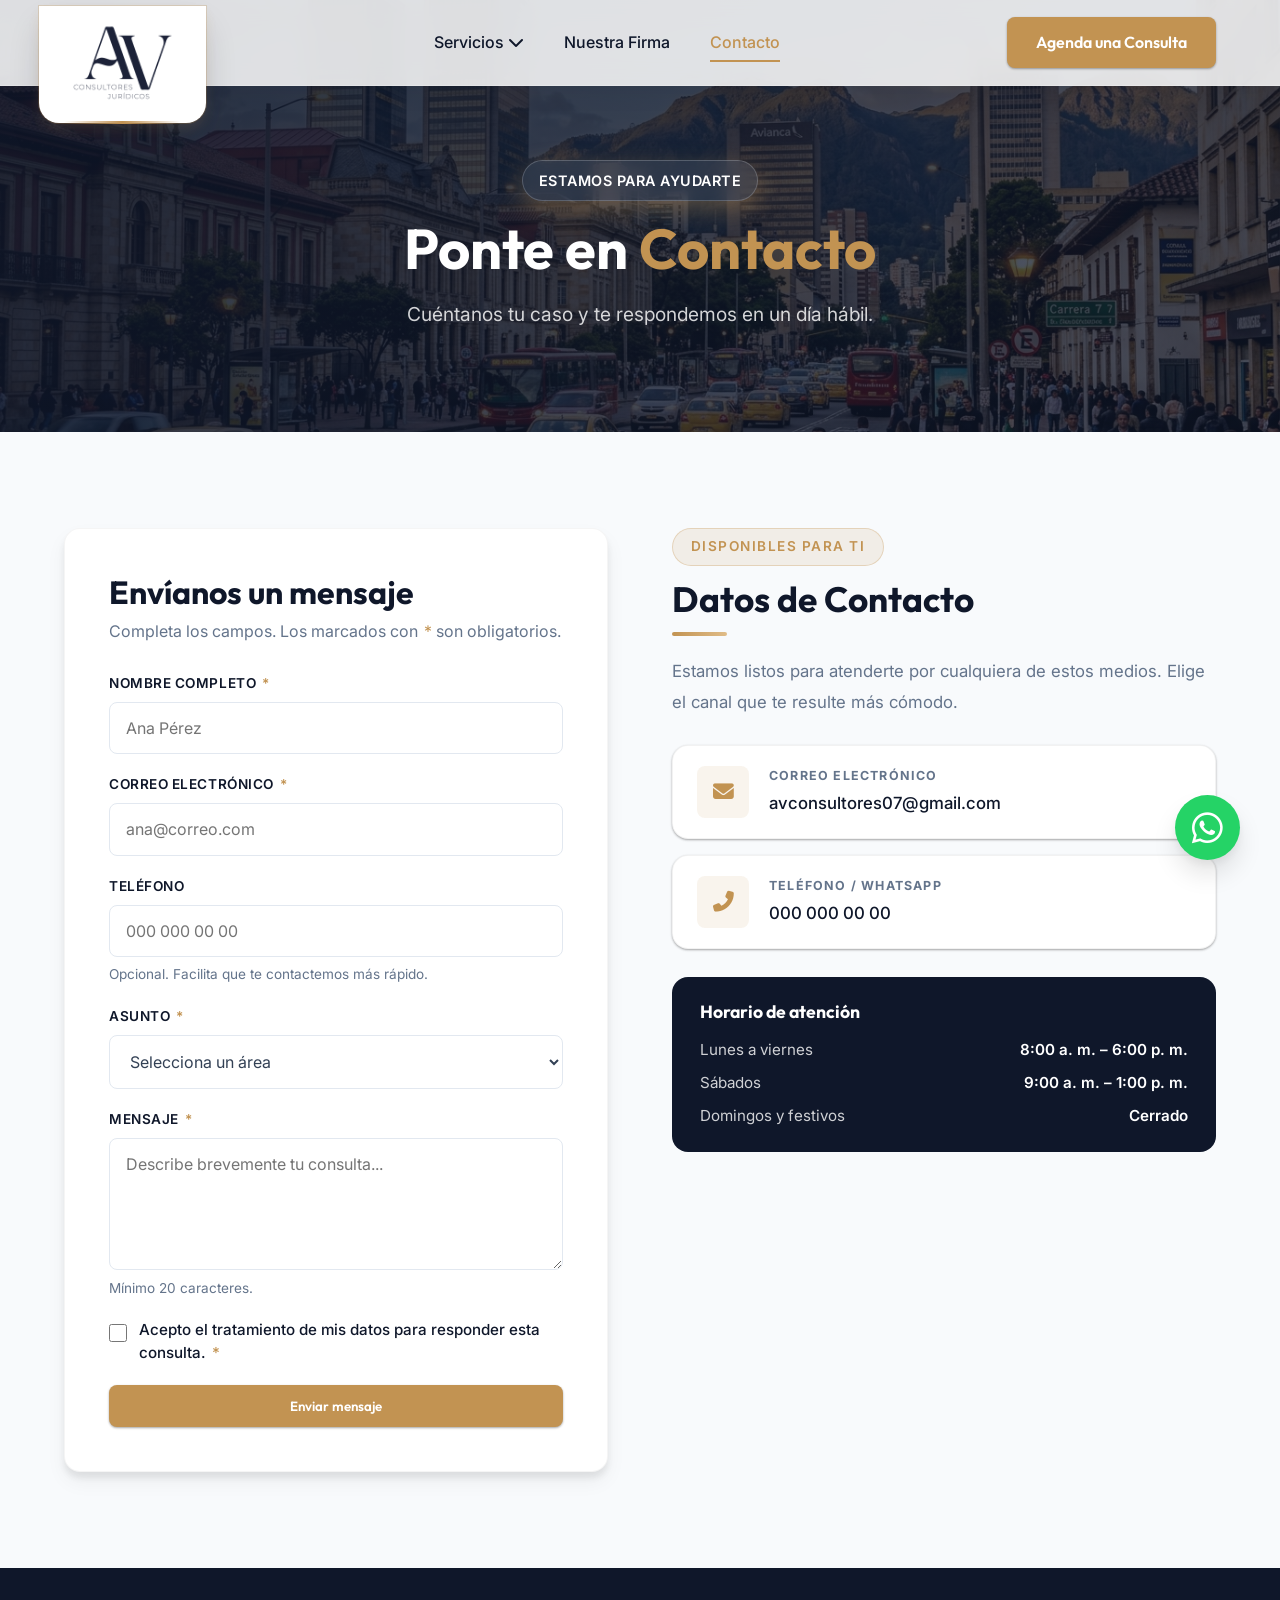
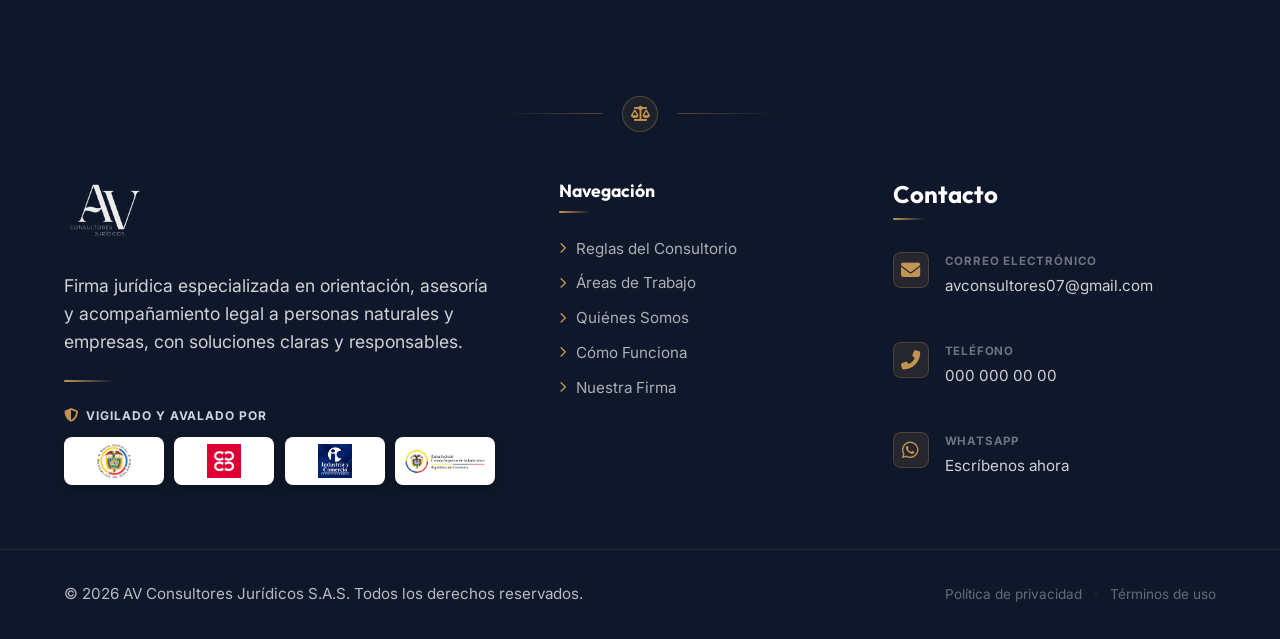
<file: contacto/index.html>
<!DOCTYPE html>
<html lang="es">
<head>
    <meta charset="UTF-8">
    <meta name="viewport" content="width=device-width, initial-scale=1.0">
    <title>Contacto | Tu Firma Legal</title>
    <meta name="description" content="Agenda una consulta o escríbenos. Estamos listos para atenderte por correo, teléfono o WhatsApp.">
    <!-- Favicon / Ícono de pestaña y barra de navegación al buscar -->
    <link rel="icon" type="image/x-icon" href="../img/logo-abogados-icono.ico">
    <link rel="shortcut icon" type="image/x-icon" href="../img/logo-abogados-icono.ico">
    <link href="https://fonts.googleapis.com/css2?family=Outfit:wght@300;400;600;800&family=Inter:wght@400;500;600&display=swap" rel="stylesheet">
    <link rel="stylesheet" href="https://cdnjs.cloudflare.com/ajax/libs/font-awesome/6.4.0/css/all.min.css">
    <link rel="stylesheet" href="../styles.css">
</head>
<body class="contact-page">
    <a class="skip-link" href="#contenido-principal">Saltar al contenido</a>

    <header id="main-header" class="glass-header">
        <div class="container header-container">
            <a href="../index.html" class="logo">
                <img src="../img/logo-abogados.png" alt="AV Consultores Jurídicos" class="logo-img">
            </a>
            <nav class="main-nav" aria-label="Principal">
                <ul class="nav-list" id="menu-principal">
                    <li class="nav-item has-dropdown">
                        <a href="../servicios/index.html">Servicios <i class="fas fa-chevron-down" aria-hidden="true"></i></a>
                        <ul class="dropdown">
                            <li><a href="../servicios/derecho-civil/index.html">Derecho Civil</a></li>
                            <li><a href="../servicios/derecho-laboral/index.html">Derecho Laboral</a></li>
                            <li><a href="../servicios/derecho-administrativo/index.html">Derecho Administrativo</a></li>
                        </ul>
                    </li>
                    <li class="nav-item"><a href="../nuestra-firma/index.html">Nuestra Firma</a></li>
                    <li class="nav-item is-current"><a href="../contacto/index.html" aria-current="page">Contacto</a></li>
                </ul>
            </nav>
            <div class="header-actions">
                <a href="#formulario-contacto" class="btn btn-primary cta-agenda">Agenda una Consulta</a>
            </div>
            <button class="mobile-menu-btn" type="button" aria-label="Abrir menú" aria-expanded="false" aria-controls="menu-principal">
                <i class="fas fa-bars" aria-hidden="true"></i>
            </button>
        </div>
    </header>

    <section class="inner-hero" aria-labelledby="contact-hero-title" style="background: linear-gradient(135deg, rgba(15, 23, 42, 0.9) 0%, rgba(15, 23, 42, 0.7) 100%), url('../img/bogota_street_hero.jpg') center/cover no-repeat; border-bottom: none;">
        <div class="container" style="position: relative; z-index: 2;">
            <p class="badge" style="background: rgba(255,255,255,0.1); color: white; border: 1px solid rgba(255,255,255,0.2); display: inline-block; padding: 0.5rem 1rem; border-radius: 50px; font-weight: 600; font-size: 0.9rem; margin-bottom: 1rem;">Estamos para ayudarte</p>
            <h1 id="contact-hero-title" class="hero-title" style="color: white;">Ponte en <span class="title-accent" style="color: var(--color-accent);">Contacto</span></h1>
            <p class="hero-subtitle" style="color: rgba(255,255,255,0.9);">Cuéntanos tu caso y te respondemos en un día hábil.</p>
        </div>
    </section>

    <main id="contenido-principal" class="content-section">
        <div class="container grid-2-cols">
            <form id="contact-form" class="contact-form" novalidate>
                <div class="contact-form-header">
                    <h2 id="formulario-contacto">Envíanos un mensaje</h2>
                    <p>Completa los campos. Los marcados con <span class="required-mark" aria-hidden="true">*</span> son obligatorios.</p>
                </div>

                <div class="form-status" role="status" aria-live="polite" tabindex="-1"></div>

                <div class="form-group">
                    <label class="form-label" for="contact-name">Nombre completo <span class="required-mark">*</span></label>
                    <input class="form-control" type="text" id="contact-name" name="name" autocomplete="name" required maxlength="80" placeholder="Ana Pérez">
                    <p class="form-error" id="contact-name-error">Ingresa tu nombre.</p>
                </div>

                <div class="form-group">
                    <label class="form-label" for="contact-email">Correo electrónico <span class="required-mark">*</span></label>
                    <input class="form-control" type="email" id="contact-email" name="email" autocomplete="email" required placeholder="ana@correo.com">
                    <p class="form-error" id="contact-email-error">Ingresa un correo válido.</p>
                </div>

                <div class="form-group">
                    <label class="form-label" for="contact-phone">Teléfono</label>
                    <input class="form-control" type="tel" id="contact-phone" name="phone" autocomplete="tel" inputmode="tel" placeholder="000 000 00 00">
                    <p class="form-hint">Opcional. Facilita que te contactemos más rápido.</p>
                    <p class="form-error" id="contact-phone-error">Ingresa un teléfono válido.</p>
                </div>

                <div class="form-group">
                    <label class="form-label" for="contact-topic">Asunto <span class="required-mark">*</span></label>
                    <select class="form-control" id="contact-topic" name="topic" required>
                        <option value="">Selecciona un área</option>
                        <option value="civil">Derecho Civil</option>
                        <option value="laboral">Derecho Laboral</option>
                        <option value="administrativo">Derecho Administrativo</option>
                        <option value="consulta">Consulta general</option>
                    </select>
                    <p class="form-error" id="contact-topic-error">Selecciona un asunto.</p>
                </div>

                <div class="form-group">
                    <label class="form-label" for="contact-message">Mensaje <span class="required-mark">*</span></label>
                    <textarea class="form-control" id="contact-message" name="message" rows="5" required minlength="20" maxlength="2000" placeholder="Describe brevemente tu consulta..."></textarea>
                    <p class="form-hint">Mínimo 20 caracteres.</p>
                    <p class="form-error" id="contact-message-error">Escribe un mensaje de al menos 20 caracteres.</p>
                </div>

                <div class="form-group form-consent">
                    <input type="checkbox" id="contact-consent" name="consent" required>
                    <label class="form-label" for="contact-consent">Acepto el tratamiento de mis datos para responder esta consulta. <span class="required-mark">*</span></label>
                </div>
                <p class="form-error" id="contact-consent-error">Debes aceptar para enviar el formulario.</p>

                <button type="submit" class="btn btn-primary contact-submit" id="contact-submit">
                    <span class="btn-spinner" aria-hidden="true"></span>
                    <span class="btn-label">Enviar mensaje</span>
                </button>
            </form>

            <aside class="contact-info-panel" aria-labelledby="datos-contacto-title">
                <div class="contact-info-header">
                    <span class="contact-info-label">Disponibles para ti</span>
                    <h2 id="datos-contacto-title" class="contact-info-title">Datos de Contacto</h2>
                    <div class="contact-info-divider"></div>
                    <p class="contact-info-desc">Estamos listos para atenderte por cualquiera de estos medios. Elige el canal que te resulte más cómodo.</p>
                </div>
                <ul class="contact-cards-list">

                    <li class="contact-card-item">
                        <div class="contact-card-icon" aria-hidden="true">
                            <i class="fas fa-envelope"></i>
                        </div>
                        <div class="contact-card-body">
                            <span class="contact-card-label">Correo electrónico</span>
                            <a href="mailto:avconsultores07@gmail.com" class="contact-card-value contact-card-link">avconsultores07@gmail.com</a>
                        </div>
                    </li>
                    <li class="contact-card-item">
                        <div class="contact-card-icon" aria-hidden="true">
                            <i class="fas fa-phone-alt"></i>
                        </div>
                        <div class="contact-card-body">
                            <span class="contact-card-label">Teléfono / WhatsApp</span>
                            <a href="tel:+570000000000" class="contact-card-value contact-card-link">000 000 00 00</a>
                        </div>
                    </li>
                </ul>
                <div class="contact-hours">
                    <h3>Horario de atención</h3>
                    <dl>
                        <dt>Lunes a viernes</dt>
                        <dd>8:00 a. m. – 6:00 p. m.</dd>
                        <dt>Sábados</dt>
                        <dd>9:00 a. m. – 1:00 p. m.</dd>
                        <dt>Domingos y festivos</dt>
                        <dd>Cerrado</dd>
                    </dl>
                </div>
            </aside>
        </div>
    </main>

    <footer id="contacto" class="main-footer dark-bg">
        <!-- Separador decorativo superior -->
        <div class="footer-top-deco">
            <span class="footer-deco-line"></span>
            <span class="footer-deco-icon"><i class="fas fa-scale-balanced"></i></span>
            <span class="footer-deco-line"></span>
        </div>

        <div class="container footer-grid">
            <div class="footer-brand">
                <a href="../index.html" class="logo footer-logo">
                    <img src="../img/logo-abogados.png" alt="AV Consultores Jurídicos" class="logo-img">
                </a>
                <p class="footer-desc">Firma jurídica especializada en orientación, asesoría y acompañamiento legal a personas naturales y empresas, con soluciones claras y responsables.</p>
                <div class="footer-brand-accent"></div>

                <!-- Entidades de Vigilancia y Acreditación -->
                <div class="footer-vigilado">
                    <div class="footer-vigilado-header">
                        <i class="fas fa-shield-halved footer-vigilado-icon" aria-hidden="true"></i>
                        <span class="footer-vigilado-label">Vigilado y avalado por</span>
                    </div>
                    <div class="footer-vigilado-grid">
                        <div class="footer-vigilado-card" title="Rama Judicial de Colombia · Consejo Superior de la Judicatura">
                            <img src="../img/Rama_Judicial_de_Colombia.png" alt="Rama Judicial de Colombia" class="footer-vigilado-logo">
                        </div>
                        <div class="footer-vigilado-card" title="Cámara de Comercio de Bogotá · Matrícula Mercantil">
                            <img src="../img/camaracomerbog_logo.jpg" alt="Cámara de Comercio de Bogotá" class="footer-vigilado-logo">
                        </div>
                        <div class="footer-vigilado-card" title="Superintendencia de Industria y Comercio · Vigilancia y Control">
                            <img src="../img/images.jpg" alt="Superintendencia de Industria y Comercio" class="footer-vigilado-logo">
                        </div>
                        <div class="footer-vigilado-card" title="Consejo Superior de la Judicatura · Registro Nacional de Abogados">
                            <img src="../img/site_logo.png" alt="Consejo Superior de la Judicatura" class="footer-vigilado-logo">
                        </div>
                    </div>
                </div>
            </div>
            
            <div class="footer-nav-col">
                <h3 class="footer-col-title">Navegación</h3>
                <ul class="footer-links-list">
                    <li><a href="../index.html#reglas-consultorio"><i class="fas fa-chevron-right"></i> Reglas del Consultorio</a></li>
                    <li><a href="../index.html#servicios"><i class="fas fa-chevron-right"></i> Áreas de Trabajo</a></li>
                    <li><a href="../index.html#sobre-nosotros"><i class="fas fa-chevron-right"></i> Quiénes Somos</a></li>
                    <li><a href="../index.html#como-funciona"><i class="fas fa-chevron-right"></i> Cómo Funciona</a></li>
                    <li><a href="../nuestra-firma/index.html"><i class="fas fa-chevron-right"></i> Nuestra Firma</a></li>
                </ul>
            </div>

            <div class="footer-contact">
                <h3 class="footer-col-title">Contacto</h3>
                <ul class="contact-list">
                    <li>
                        <div class="contact-list-icon"><i class="fas fa-envelope"></i></div>
                        <div class="contact-list-info">
                            <span class="contact-list-label">Correo electrónico</span>
                            <a href="mailto:avconsultores07@gmail.com">avconsultores07@gmail.com</a>
                        </div>
                    </li>
                    <li>
                        <div class="contact-list-icon"><i class="fas fa-phone-alt"></i></div>
                        <div class="contact-list-info">
                            <span class="contact-list-label">Teléfono</span>
                            <a href="tel:+570000000000">000 000 00 00</a>
                        </div>
                    </li>
                    <li>
                        <div class="contact-list-icon"><i class="fab fa-whatsapp"></i></div>
                        <div class="contact-list-info">
                            <span class="contact-list-label">WhatsApp</span>
                            <a href="https://wa.me/570000000000" target="_blank" rel="noopener">Escríbenos ahora</a>
                        </div>
                    </li>
                </ul>
            </div>
        </div>
        
        <div class="footer-bottom">
            <div class="container footer-bottom-inner">
                <p>&copy; 2026 AV Consultores Jurídicos S.A.S. Todos los derechos reservados.</p>
                <div class="footer-bottom-links">
                    <a href="#">Política de privacidad</a>
                    <span>·</span>
                    <a href="#">Términos de uso</a>
                </div>
            </div>
        </div>
    </footer>

    <a href="https://wa.me/570000000000" class="whatsapp-float" target="_blank" rel="noopener noreferrer" aria-label="Escríbenos por WhatsApp">
        <i class="fab fa-whatsapp" aria-hidden="true"></i>
        <span class="wa-tooltip">¡Escríbenos Ya!</span>
    </a>

    <script src="../main.js"></script>
</body>
</html>
</file>
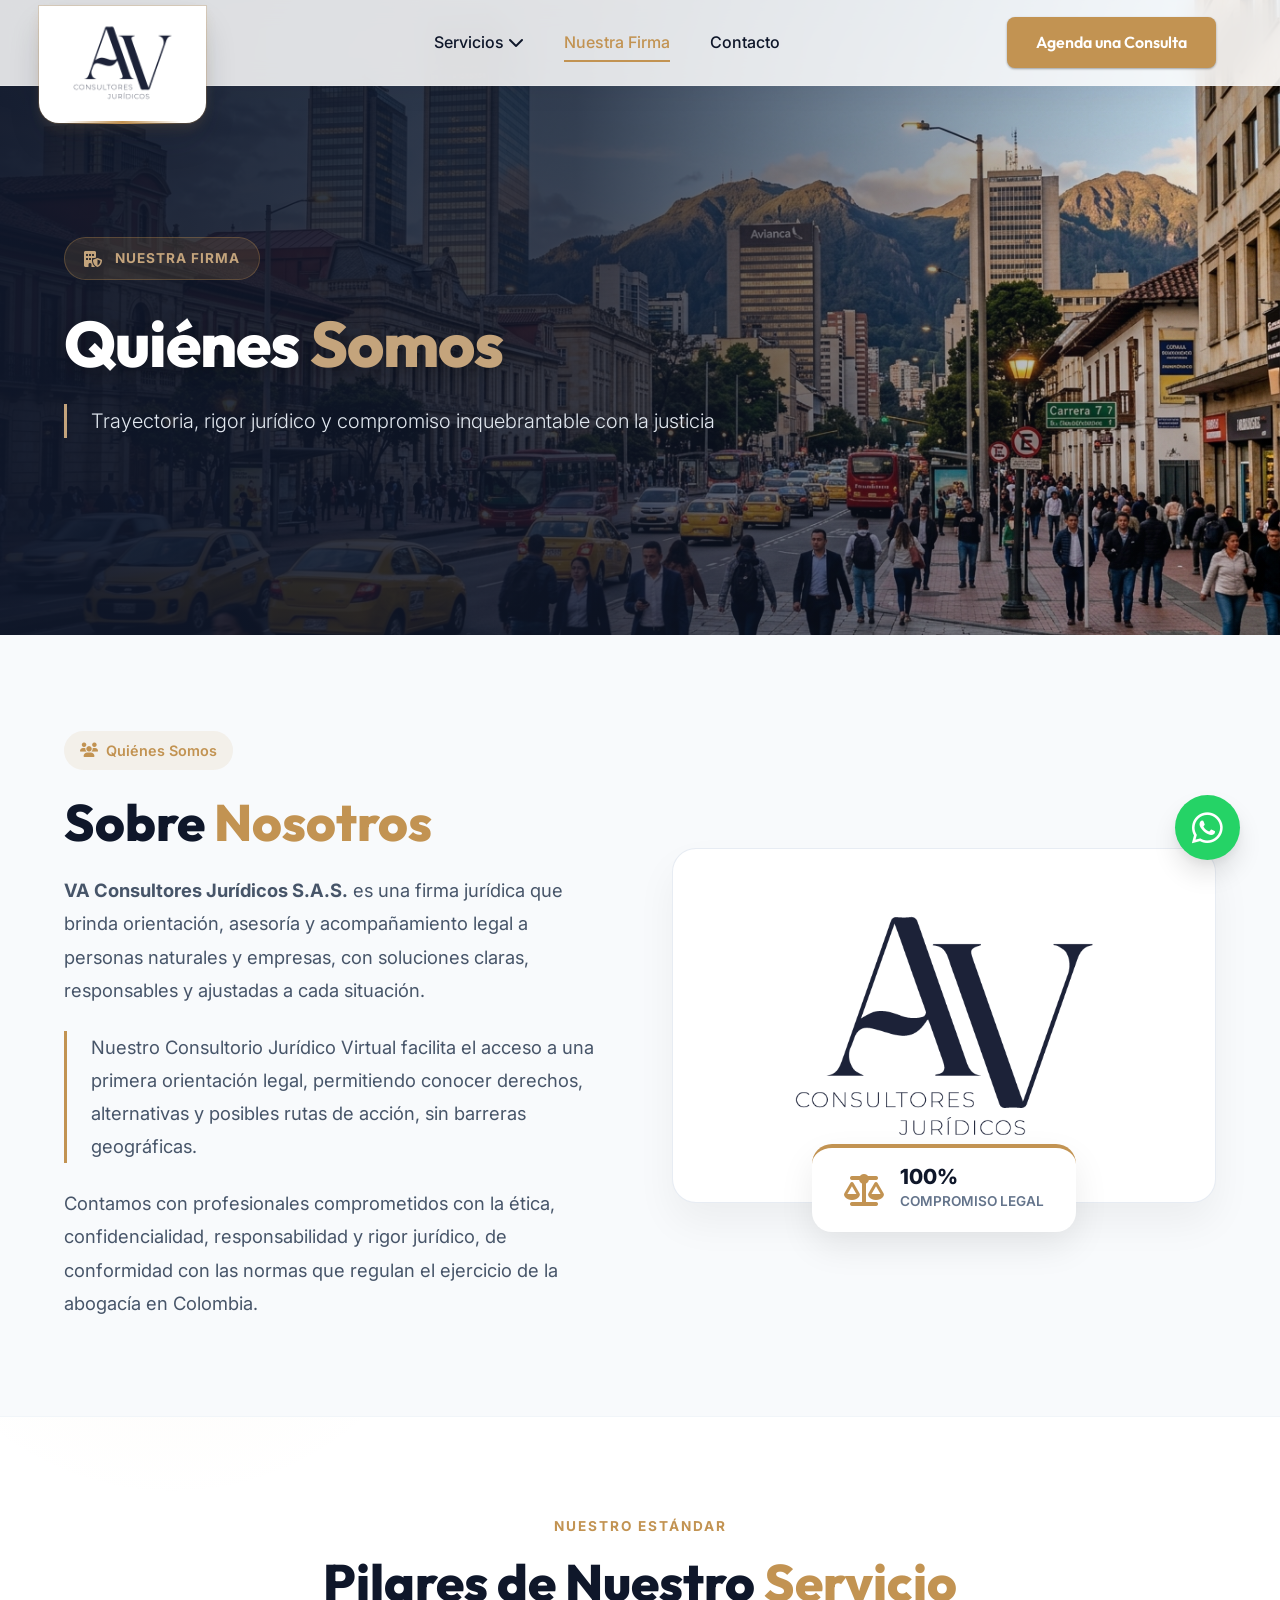
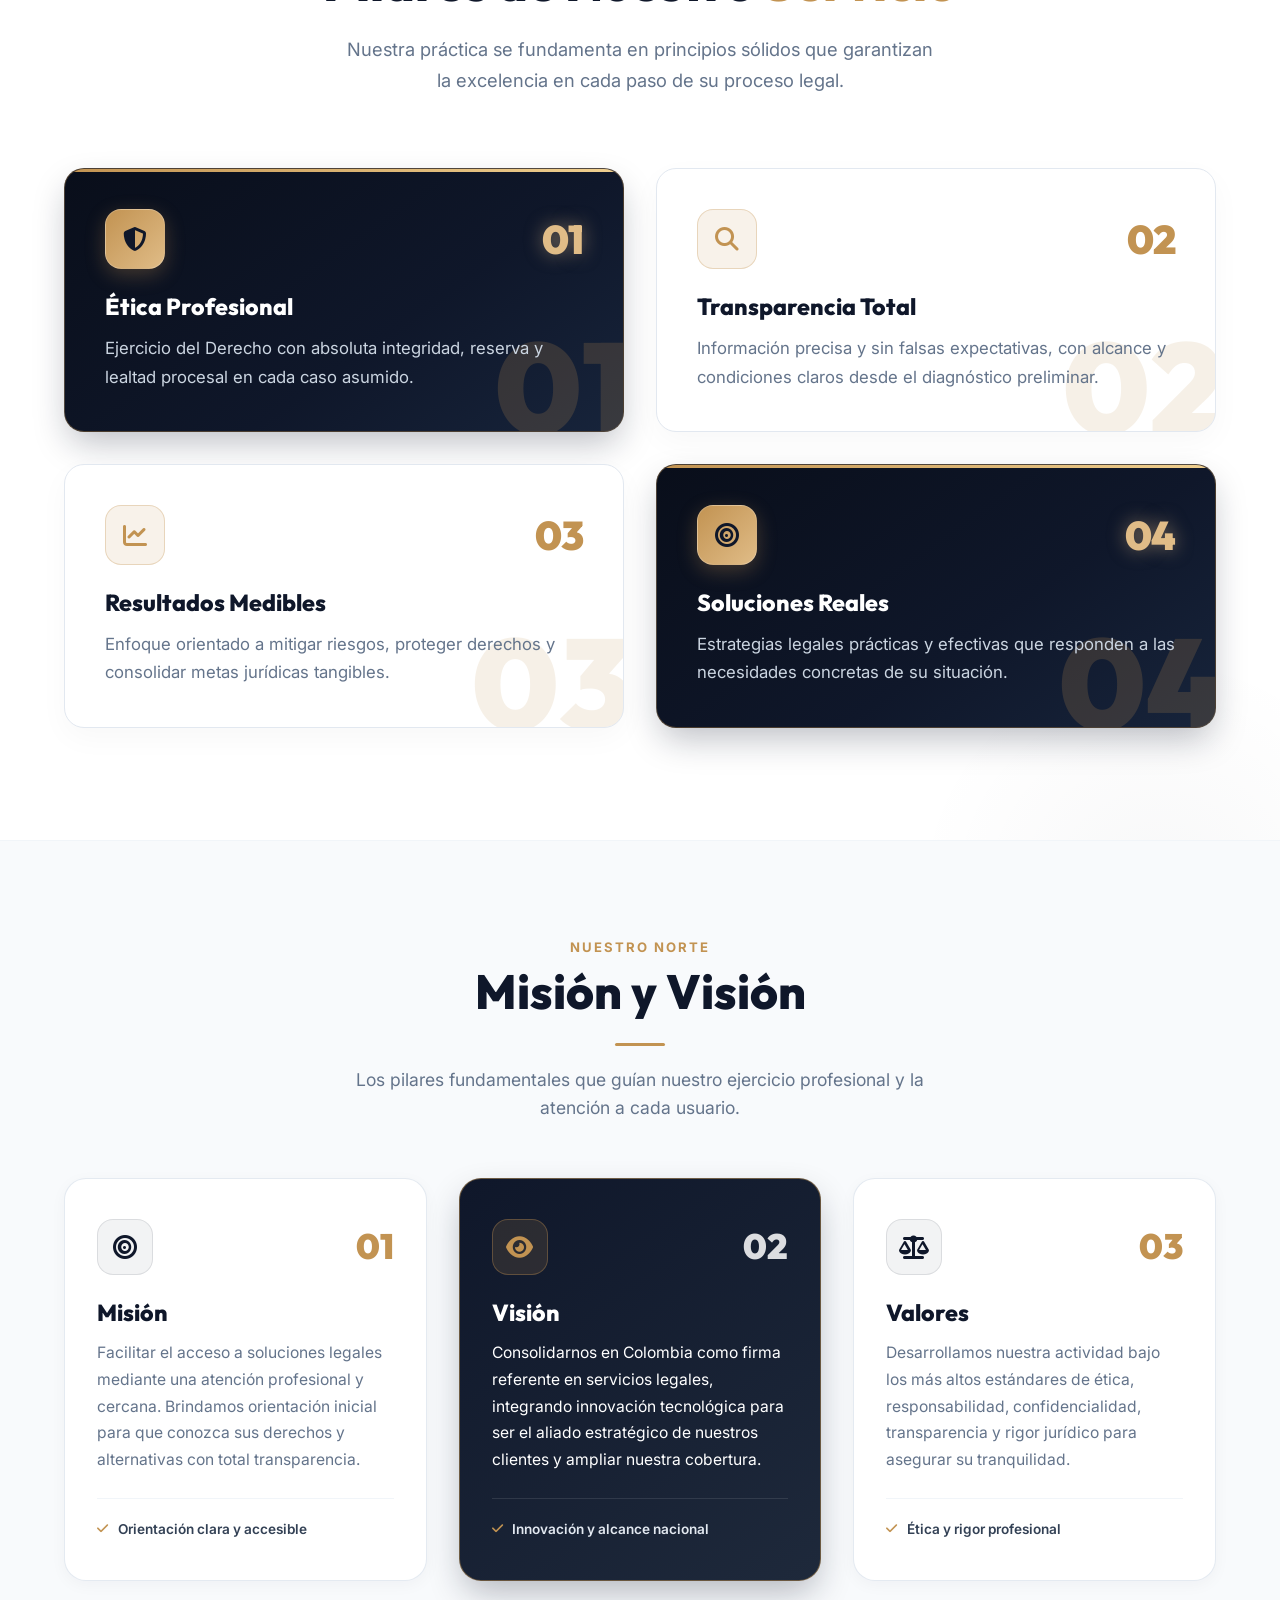
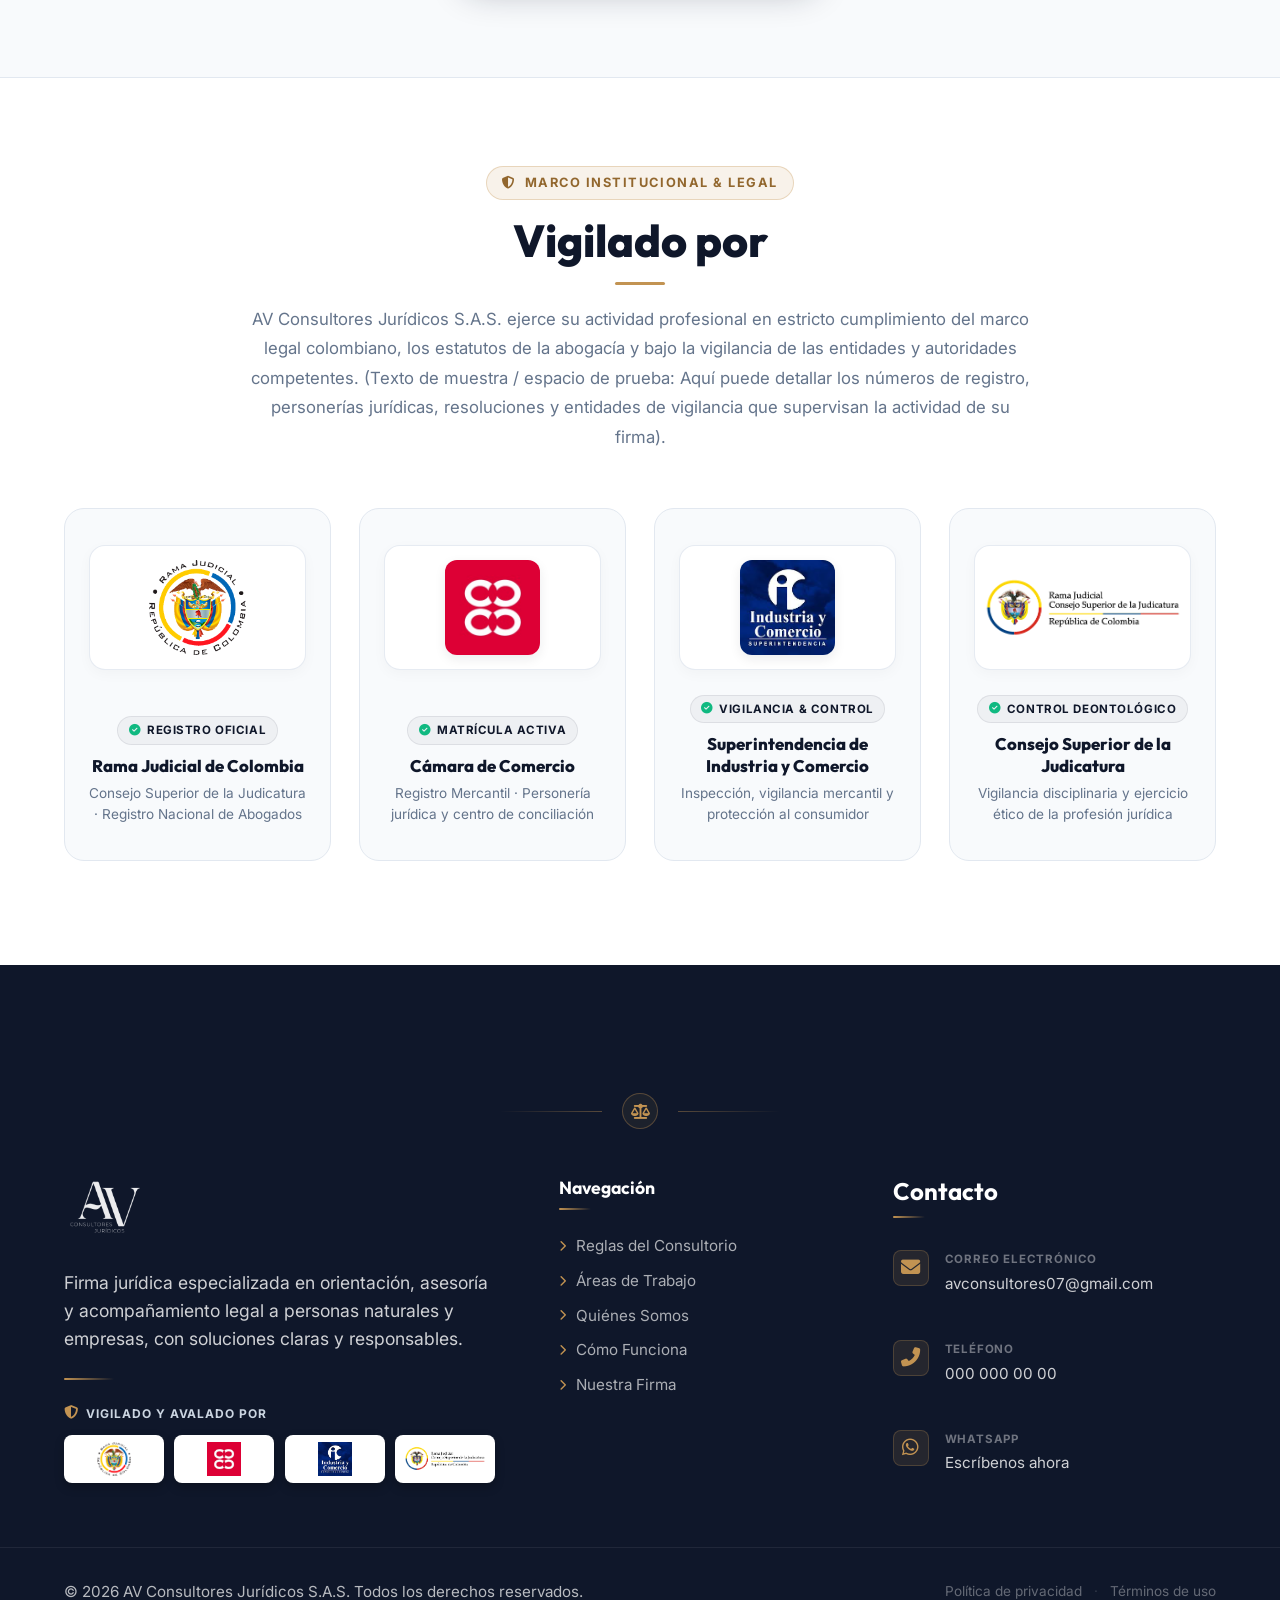
<file: nuestra-firma/index.html>
<!DOCTYPE html>
<html lang="es">

<head>
    <meta charset="UTF-8">
    <meta name="viewport" content="width=device-width, initial-scale=1.0">
    <title>Nuestra Firma | Tu Firma Legal</title>
    <!-- Favicon / Ícono de pestaña y barra de navegación al buscar -->
    <link rel="icon" type="image/x-icon" href="../img/logo-abogados-icono.ico">
    <link rel="shortcut icon" type="image/x-icon" href="../img/logo-abogados-icono.ico">
    <link
        href="https://fonts.googleapis.com/css2?family=Outfit:wght@300;400;600;800&family=Inter:wght@400;500;600&display=swap"
        rel="stylesheet">
    <link rel="stylesheet" href="https://cdnjs.cloudflare.com/ajax/libs/font-awesome/6.4.0/css/all.min.css">
    <link rel="stylesheet" href="../styles.css">
    <style>
        /* Inner hero styles moved to inline HTML */

        /* Layout specific styles */
        .content-section {
            padding: var(--section-padding);
        }

        .grid-2-cols {
            display: grid;
            grid-template-columns: 1fr 1fr;
            gap: 4rem;
            align-items: center;
        }

        .grid-3-cols {
            display: grid;
            grid-template-columns: repeat(auto-fit, minmax(300px, 1fr));
            gap: 2.5rem;
        }

        .grid-layout {
            display: grid;
            grid-template-columns: 2.5fr 1fr;
            gap: 4rem;
        }

        /* Cards & Features */
        .feature-card {
            background: var(--color-bg-white);
            padding: 2.5rem;
            border-radius: var(--radius-lg);
            box-shadow: var(--shadow-sm);
            border-top: 4px solid var(--color-accent);
            transition: var(--transition);
            height: 100%;
        }

        .feature-card:hover {
            transform: translateY(-5px);
            box-shadow: var(--shadow-lg);
        }

        .feature-icon {
            font-size: 2.5rem;
            color: var(--color-accent);
            margin-bottom: 1.5rem;
        }

        /* Blog Cards */
        .blog-card {
            background: var(--color-bg-white);
            border-radius: var(--radius-lg);
            overflow: hidden;
            box-shadow: var(--shadow-md);
            height: 100%;
        }

        .blog-img {
            width: 100%;
            height: 250px;
            object-fit: cover;
        }

        .blog-content {
            padding: 2rem;
        }

        .blog-date {
            color: var(--color-accent);
            font-size: 0.9rem;
            font-weight: 600;
            margin-bottom: 0.5rem;
            display: block;
        }

        /* Forms */
        .contact-form {
            display: flex;
            flex-direction: column;
            gap: 1.5rem;
            background: var(--color-bg-white);
            padding: 3rem;
            border-radius: var(--radius-lg);
            box-shadow: var(--shadow-md);
        }

        .form-group input,
        .form-group textarea {
            width: 100%;
            padding: 1rem;
            border: 1px solid #e2e8f0;
            border-radius: var(--radius-md);
            font-family: var(--font-body);
        }

        /* Nuestra Firma Modern Layout */
        .firm-about-section {
            background: #ffffff;
            border-bottom: 1px solid rgba(15, 23, 42, 0.08);
        }

        .firm-trajectory-grid {
            display: grid;
            grid-template-columns: 1.15fr 1fr;
            gap: 4.5rem;
            align-items: center;
        }

        .service-category-tag {
            display: inline-flex;
            align-items: center;
            gap: 0.5rem;
            padding: 0.4rem 1rem;
            border-radius: 50px;
            background: rgba(194, 147, 82, 0.12);
            color: #92672e;
            font-size: 0.85rem;
            font-weight: 700;
            margin-bottom: 1.25rem;
            border: 1px solid rgba(194, 147, 82, 0.28);
        }

        .firm-section-title {
            font-size: clamp(2.3rem, 3.8vw, 3rem);
            color: var(--color-primary);
            font-weight: 800;
            line-height: 1.15;
            margin-bottom: 1.5rem;
        }

        .firm-lead-p {
            font-size: 1.15rem;
            line-height: 1.85;
            color: #334155;
            margin-bottom: 1.25rem;
        }

        .firm-body-p {
            font-size: 1.05rem;
            line-height: 1.8;
            color: #64748b;
            margin-bottom: 2rem;
        }

        .firm-badges-row {
            display: grid;
            grid-template-columns: 1fr 1fr;
            gap: 1.25rem;
            margin-bottom: 2.5rem;
        }

        .firm-badge-item {
            display: flex;
            align-items: center;
            gap: 1rem;
            background: #f8fafc;
            border: 1px solid #e2e8f0;
            padding: 1rem 1.25rem;
            border-radius: 14px;
        }

        .firm-badge-item i {
            font-size: 1.6rem;
            color: var(--color-accent);
            background: rgba(194, 147, 82, 0.12);
            padding: 0.6rem;
            border-radius: 10px;
        }

        .firm-badge-item strong {
            display: block;
            color: var(--color-primary);
            font-size: 0.95rem;
        }

        .firm-badge-item span {
            display: block;
            font-size: 0.8rem;
            color: #64748b;
        }

        .firm-cta-btn {
            display: inline-flex;
            align-items: center;
            gap: 0.85rem;
            padding: 1rem 2rem;
            font-size: 1.05rem;
            font-weight: 700;
            border-radius: 14px;
        }

        .firm-image-frame {
            position: relative;
            border-radius: 24px;
            overflow: hidden;
            box-shadow: 0 20px 40px -10px rgba(15, 23, 42, 0.18);
        }

        .firm-hero-img {
            width: 100%;
            height: 460px;
            object-fit: cover;
            display: block;
            transition: transform 0.5s ease;
        }

        .firm-image-frame:hover .firm-hero-img {
            transform: scale(1.03);
        }

        .firm-float-card {
            position: absolute;
            bottom: 1.5rem;
            left: 1.5rem;
            right: 1.5rem;
            background: rgba(15, 23, 42, 0.88);
            backdrop-filter: blur(10px);
            padding: 1.15rem 1.5rem;
            border-radius: 18px;
            display: flex;
            align-items: center;
            gap: 1.25rem;
            border: 1px solid rgba(194, 147, 82, 0.3);
            color: #ffffff;
        }

        .firm-float-icon {
            width: 48px;
            height: 48px;
            border-radius: 12px;
            background: rgba(194, 147, 82, 0.2);
            color: var(--color-accent);
            display: flex;
            align-items: center;
            justify-content: center;
            font-size: 1.4rem;
            flex-shrink: 0;
        }

        .float-card-title {
            display: block;
            font-family: var(--font-heading);
            font-weight: 800;
            font-size: 1.1rem;
            color: #ffffff;
        }

        .float-card-sub {
            display: block;
            font-size: 0.85rem;
            color: #cbd5e1;
        }

        /* Bloque Valores */
        .firm-values-section {
            background: #f8fafc;
        }

        .values-header {
            margin-bottom: 3.5rem;
        }

        .sub-label {
            font-size: 0.82rem;
            text-transform: uppercase;
            letter-spacing: 0.15em;
            color: var(--color-accent);
            font-weight: 700;
            display: block;
            margin-bottom: 0.35rem;
        }

        .title-divider {
            width: 50px;
            height: 3px;
            background: var(--color-accent);
            margin: 1rem auto 1.25rem;
            border-radius: 2px;
        }

        .values-subtitle {
            font-size: 1.1rem;
            color: #64748b;
            max-width: 600px;
            margin: 0 auto;
        }

        .values-cards-grid {
            display: grid;
            grid-template-columns: repeat(3, 1fr);
            gap: 2rem;
        }

        .value-card {
            background: #ffffff;
            border: 1px solid rgba(226, 232, 240, 0.9);
            border-radius: 22px;
            padding: 2.5rem 2rem;
            transition: all 0.35s ease;
            position: relative;
            display: flex;
            flex-direction: column;
            box-shadow: 0 4px 16px rgba(15, 23, 42, 0.04);
        }

        .value-card:hover {
            transform: translateY(-8px);
            border-color: rgba(194, 147, 82, 0.4);
            box-shadow: 0 18px 36px -6px rgba(15, 23, 42, 0.12);
        }

        .value-card.value-featured {
            background: linear-gradient(145deg, var(--color-primary) 0%, #1e293b 100%);
            border-color: rgba(194, 147, 82, 0.5);
            box-shadow: 0 15px 35px -5px rgba(15, 23, 42, 0.3);
        }

        .value-card.value-featured h3,
        .value-card.value-featured p {
            color: #ffffff;
        }
        
        .value-card.value-featured .value-highlight {
            color: #e2e8f0;
            border-top-color: rgba(255, 255, 255, 0.1);
        }
        
        .value-card.value-featured .value-num {
            color: rgba(255, 255, 255, 0.85); /* Blanco muy visible en la tarjeta azul */
        }

        .value-card-top {
            display: flex;
            justify-content: space-between;
            align-items: center;
            margin-bottom: 1.5rem;
        }

        .value-icon-box {
            width: 56px;
            height: 56px;
            border-radius: 16px;
            background: rgba(15, 23, 42, 0.05);
            color: var(--color-primary);
            display: flex;
            align-items: center;
            justify-content: center;
            font-size: 1.5rem;
            border: 1px solid rgba(15, 23, 42, 0.1);
            transition: transform 0.3s ease;
        }

        .value-card:hover .value-icon-box {
            transform: scale(1.08) rotate(-4deg);
        }

        .value-icon-box.icon-gold {
            background: rgba(194, 147, 82, 0.15);
            color: var(--color-accent);
            border-color: rgba(194, 147, 82, 0.35);
        }

        .value-num {
            font-family: var(--font-heading);
            font-size: 2.2rem;
            font-weight: 900;
            color: var(--color-accent); /* Color dorado de la marca */
            line-height: 1;
        }

        .value-card h3 {
            font-size: 1.45rem;
            color: var(--color-primary);
            font-weight: 800;
            margin-bottom: 0.85rem;
        }

        .value-card p {
            font-size: 0.98rem;
            color: #64748b;
            line-height: 1.7;
            margin-bottom: 1.5rem;
        }

        .value-highlight {
            margin-top: auto;
            padding-top: 1.25rem;
            border-top: 1px solid #f1f5f9;
            font-size: 0.85rem;
            font-weight: 600;
            color: #334155;
            display: flex;
            align-items: center;
            gap: 0.6rem;
        }

        .value-highlight i {
            color: var(--color-accent);
            font-size: 0.8rem;
        }

        /* ─── Pilares de Nuestro Servicio (Sección Estándar) ─── */
        .firm-pillars-grid {
            display: grid;
            grid-template-columns: repeat(auto-fit, minmax(380px, 1fr));
            gap: 2rem;
        }

        .firm-pillar-card {
            background: #ffffff;
            border: 1px solid #e2e8f0;
            border-radius: 20px;
            padding: 2.5rem;
            display: flex;
            flex-direction: column;
            transition: all 0.35s ease;
            position: relative;
            overflow: hidden;
            box-shadow: 0 10px 30px rgba(15, 23, 42, 0.03);
        }

        .firm-pillar-card:hover {
            border-color: rgba(194, 147, 82, 0.4);
            box-shadow: 0 20px 40px rgba(15, 23, 42, 0.08);
            transform: translateY(-5px);
        }

        /* Marca de agua grande de fondo con color visible */
        .firm-pillar-card .pillar-watermark {
            position: absolute;
            right: -10px;
            bottom: -20px;
            font-size: 8rem;
            font-weight: 900;
            color: rgba(194, 147, 82, 0.14); /* Dorado visible de fondo en tarjetas blancas */
            line-height: 1;
            z-index: 0;
            pointer-events: none;
            transition: all 0.3s ease;
            font-family: var(--font-heading);
            user-select: none;
        }

        .firm-pillar-card:hover .pillar-watermark {
            color: rgba(194, 147, 82, 0.25);
            transform: scale(1.05);
        }

        /* Encabezado de la tarjeta con icono y número principal */
        .pillar-card-top {
            display: flex;
            align-items: center;
            justify-content: space-between;
            margin-bottom: 1.5rem;
            position: relative;
            z-index: 1;
        }

        .firm-pillar-card .pillar-icon-box {
            width: 60px;
            height: 60px;
            flex-shrink: 0;
            background: rgba(194, 147, 82, 0.12);
            border-radius: 16px;
            border: 1px solid rgba(194, 147, 82, 0.3);
            display: flex;
            align-items: center;
            justify-content: center;
            color: var(--color-accent);
            font-size: 1.5rem;
            transition: all 0.3s ease;
        }

        .firm-pillar-card:hover .pillar-icon-box {
            transform: scale(1.06);
            background: rgba(194, 147, 82, 0.2);
        }

        /* Número principal destacado con color vivo */
        .pillar-number {
            font-family: var(--font-heading);
            font-size: 2.5rem;
            font-weight: 900;
            line-height: 1;
            color: var(--color-accent); /* Color dorado corporativo vivo */
            letter-spacing: -0.02em;
            transition: all 0.3s ease;
            display: inline-block;
        }

        .firm-pillar-card:hover .pillar-number {
            transform: scale(1.1);
            color: #d4af37;
        }

        .firm-pillar-card .pillar-content {
            position: relative;
            z-index: 1;
        }

        .firm-pillar-card h3 {
            font-size: 1.45rem;
            color: var(--color-primary);
            font-weight: 800;
            margin-bottom: 0.8rem;
            transition: color 0.3s ease;
        }

        .firm-pillar-card p {
            color: #64748b;
            line-height: 1.7;
            font-size: 1.05rem;
            margin: 0;
            transition: color 0.3s ease;
        }

        /* Pilar Destacado en Azul Marino (Tarjetas 01 y 04) */
        .firm-pillar-card.pillar-featured {
            background: linear-gradient(145deg, #090e1a 0%, #0f172a 60%, #17243b 100%);
            border: 1px solid rgba(194, 147, 82, 0.35);
            box-shadow: 0 15px 35px -5px rgba(15, 23, 42, 0.28);
        }

        .firm-pillar-card.pillar-featured::before {
            content: '';
            position: absolute;
            top: 0;
            left: 0;
            right: 0;
            height: 3px;
            background: linear-gradient(90deg, var(--color-accent), #f0d090);
        }

        .firm-pillar-card.pillar-featured:hover {
            transform: translateY(-6px);
            border-color: rgba(194, 147, 82, 0.6);
            box-shadow: 0 22px 50px -10px rgba(0, 0, 0, 0.48), 0 0 0 1px rgba(194, 147, 82, 0.5);
        }

        /* Marca de agua en tarjetas azules con brillo dorado visible */
        .firm-pillar-card.pillar-featured .pillar-watermark {
            color: rgba(194, 147, 82, 0.20);
        }

        .firm-pillar-card.pillar-featured:hover .pillar-watermark {
            color: rgba(194, 147, 82, 0.35);
        }

        /* Número principal en tarjetas azules con dorado brillante */
        .firm-pillar-card.pillar-featured .pillar-number {
            color: #e0bc87;
            text-shadow: 0 0 18px rgba(224, 188, 135, 0.5);
        }

        .firm-pillar-card.pillar-featured:hover .pillar-number {
            color: #ffffff;
            text-shadow: 0 0 24px rgba(255, 255, 255, 0.7);
        }

        .firm-pillar-card.pillar-featured .pillar-icon-box {
            background: linear-gradient(135deg, var(--color-accent), #e0bc87);
            color: #0f172a;
            border-color: rgba(255, 255, 255, 0.2);
            box-shadow: 0 6px 20px rgba(194, 147, 82, 0.3);
        }

        .firm-pillar-card.pillar-featured:hover .pillar-icon-box {
            background: #d4af37;
            color: #090e1a;
            box-shadow: 0 8px 24px rgba(212, 175, 55, 0.45);
        }

        .firm-pillar-card.pillar-featured h3 {
            color: #ffffff;
        }

        .firm-pillar-card.pillar-featured p {
            color: #cbd5e1;
        }

        /* ─── Sección Vigilado por & Organismos de Control ─── */
        .firm-vigilado-section {
            background: #ffffff;
            border-top: 1px solid #e2e8f0;
            padding: 5.5rem 0 6.5rem;
            position: relative;
        }

        .vigilado-header {
            text-align: center;
            max-width: 780px;
            margin: 0 auto 3.5rem;
        }

        .vigilado-badge-tag {
            display: inline-flex;
            align-items: center;
            gap: 0.5rem;
            padding: 0.35rem 0.95rem;
            border-radius: 50px;
            background: rgba(194, 147, 82, 0.12);
            color: #92672e;
            font-size: 0.8rem;
            font-weight: 700;
            text-transform: uppercase;
            letter-spacing: 0.12em;
            margin-bottom: 0.9rem;
            border: 1px solid rgba(194, 147, 82, 0.3);
        }

        .vigilado-title {
            font-size: clamp(2.2rem, 3.5vw, 3rem);
            color: var(--color-primary);
            font-weight: 800;
            line-height: 1.15;
            margin-bottom: 1rem;
        }

        .vigilado-lead-text {
            font-size: 1.05rem;
            color: #64748b;
            line-height: 1.75;
            margin: 0 auto;
        }

        .vigilado-grid {
            display: grid;
            grid-template-columns: repeat(4, 1fr);
            gap: 1.75rem;
        }

        .vigilado-card {
            background: #f8fafc;
            border: 1px solid #e2e8f0;
            border-radius: 20px;
            padding: 2.25rem 1.5rem;
            text-align: center;
            transition: all 0.35s ease;
            display: flex;
            flex-direction: column;
            align-items: center;
            position: relative;
            overflow: hidden;
        }

        .vigilado-card:hover {
            background: #ffffff;
            border-color: rgba(194, 147, 82, 0.45);
            transform: translateY(-6px);
            box-shadow: 0 16px 36px -6px rgba(15, 23, 42, 0.08);
        }

        .vigilado-img-slot {
            width: 100%;
            height: 125px;
            display: flex;
            align-items: center;
            justify-content: center;
            margin-bottom: 1.5rem;
            padding: 0.75rem;
            background: #ffffff;
            border-radius: 16px;
            border: 1px solid rgba(226, 232, 240, 0.85);
            box-shadow: 0 4px 14px rgba(15, 23, 42, 0.03);
            transition: all 0.3s ease;
        }

        .vigilado-card:hover .vigilado-img-slot {
            border-color: rgba(194, 147, 82, 0.35);
            box-shadow: 0 8px 20px rgba(15, 23, 42, 0.06);
        }

        .vigilado-img {
            max-height: 95px;
            max-width: 200px;
            width: auto;
            height: auto;
            object-fit: contain;
            filter: none;
            transition: all 0.35s ease;
        }

        .vigilado-card:hover .vigilado-img {
            transform: scale(1.08);
        }

        .vigilado-placeholder-slot {
            width: 100%;
            height: 85px;
            border: 2px dashed rgba(194, 147, 82, 0.35);
            border-radius: 14px;
            background: rgba(194, 147, 82, 0.04);
            display: flex;
            flex-direction: column;
            align-items: center;
            justify-content: center;
            gap: 0.4rem;
            color: var(--color-accent);
            transition: all 0.3s ease;
        }

        .vigilado-card:hover .vigilado-placeholder-slot {
            border-color: var(--color-accent);
            background: rgba(194, 147, 82, 0.08);
            transform: scale(1.02);
        }

        .vigilado-placeholder-slot i {
            font-size: 1.7rem;
        }

        .vigilado-placeholder-slot span {
            font-size: 0.76rem;
            font-weight: 700;
            text-transform: uppercase;
            letter-spacing: 0.08em;
            color: #64748b;
        }

        .vigilado-card-content {
            width: 100%;
            margin-top: auto;
        }

        .vigilado-status-chip {
            display: inline-flex;
            align-items: center;
            gap: 0.35rem;
            padding: 0.25rem 0.65rem;
            border-radius: 50px;
            font-size: 0.72rem;
            font-weight: 700;
            text-transform: uppercase;
            letter-spacing: 0.05em;
            background: rgba(15, 23, 42, 0.04);
            color: var(--color-primary);
            border: 1px solid rgba(15, 23, 42, 0.08);
            margin-bottom: 0.65rem;
        }

        .vigilado-card-content h4 {
            font-size: 1.05rem;
            color: var(--color-primary);
            font-weight: 800;
            margin-bottom: 0.4rem;
            line-height: 1.3;
        }

        .vigilado-card-content p {
            font-size: 0.85rem;
            color: #64748b;
            line-height: 1.5;
            margin: 0;
        }

        @media (max-width: 992px) {
            .firm-trajectory-grid {
                grid-template-columns: 1fr;
                gap: 3rem;
            }

            .values-cards-grid {
                grid-template-columns: 1fr;
            }

            .firm-hero-img {
                height: 320px;
            }

            .firm-badges-row {
                grid-template-columns: 1fr;
            }

            .firm-pillars-grid {
                grid-template-columns: 1fr;
            }

            .vigilado-grid {
                grid-template-columns: repeat(2, 1fr);
            }
        }

        @media (max-width: 640px) {
            .firm-pillar-card {
                padding: 2rem 1.5rem;
                flex-direction: column;
            }

            .vigilado-grid {
                grid-template-columns: 1fr;
            }
        }
    </style>
</head>

<body>
    <header id="main-header" class="glass-header">
        <div class="container header-container">
            <a href="../index.html" class="logo">
                <img src="../img/logo-abogados.png" alt="AV Consultores Jurídicos" class="logo-img">
            </a>
            <nav class="main-nav">
                <ul class="nav-list">
                    <li class="nav-item has-dropdown">
                        <a href="../servicios/index.html">Servicios <i class="fas fa-chevron-down"></i></a>
                        <ul class="dropdown">
                            <li><a href="../servicios/derecho-civil/index.html">Derecho Civil</a></li>
                            <li><a href="../servicios/derecho-laboral/index.html">Derecho Laboral</a></li>
                            <li><a href="../servicios/derecho-administrativo/index.html">Derecho Administrativo</a></li>
                        </ul>
                    </li>
                    <li class="nav-item is-current"><a href="../nuestra-firma/index.html" aria-current="page">Nuestra
                            Firma</a></li>
                    <li class="nav-item"><a href="../contacto/index.html">Contacto</a></li>
                </ul>
            </nav>
            <div class="header-actions">
                <a href="../contacto/index.html" class="btn btn-primary cta-agenda">Agenda una Consulta</a>
            </div>
            <button class="mobile-menu-btn" aria-label="Abrir menÃº"><i class="fas fa-bars"></i></button>
        </div>
    </header>
    <section style="background: url('../img/bogota_street_hero.jpg') center/cover no-repeat; padding: 180px 0 140px; position: relative;">
        <!-- Capa de oscurecimiento (Degradado lateral) -->
        <div style="position: absolute; inset: 0; background: linear-gradient(90deg, rgba(15, 23, 42, 0.95) 0%, rgba(15, 23, 42, 0.8) 45%, rgba(15, 23, 42, 0) 100%); z-index: 0;"></div>
        
        <div class="container" style="position: relative; z-index: 1; display: flex; align-items: center; min-height: 35vh;">
            <div style="max-width: 700px;">
                <!-- Badge -->
                <div style="display: inline-flex; align-items: center; gap: 0.8rem; background: rgba(194, 147, 82, 0.15); padding: 0.6rem 1.2rem; border-radius: 50px; border: 1px solid rgba(194, 147, 82, 0.3); margin-bottom: 1.8rem;">
                    <i class="fas fa-building-shield" style="color: #c4a47c;"></i>
                    <span style="color: #c4a47c; font-weight: 700; text-transform: uppercase; font-size: 0.85rem; letter-spacing: 1px;">Nuestra Firma</span>
                </div>
                
                <!-- Título -->
                <h1 style="font-size: clamp(3rem, 5vw, 4.8rem); font-weight: 800; color: #ffffff; line-height: 1.1; margin-bottom: 1.5rem; text-shadow: 0 4px 20px rgba(0,0,0,0.3); letter-spacing: -1px;">Quiénes <span style="color: #c4a47c;">Somos</span></h1>
                
                <!-- Subtítulo -->
                <p style="font-size: 1.25rem; color: #e2e8f0; line-height: 1.7; border-left: 3px solid #c4a47c; padding-left: 1.5rem; margin-bottom: 0; font-weight: 300;">Trayectoria, rigor jurídico y compromiso inquebrantable con la justicia</p>
            </div>
        </div>
    </section>

    <!-- Bloque 1: Trayectoria y Excelencia -->
    <section class="content-section" style="padding-top: 6rem; padding-bottom: 6rem;">
        <div class="container">
            <div style="display: grid; grid-template-columns: repeat(auto-fit, minmax(300px, 1fr)); gap: 4rem; align-items: center;">
                
                <!-- Columna Izquierda: Textos -->
                <div>
                    <span style="display: inline-flex; align-items: center; gap: 0.5rem; background: rgba(194, 147, 82, 0.1); color: var(--color-accent); padding: 0.5rem 1rem; border-radius: 50px; font-weight: 600; font-size: 0.9rem; margin-bottom: 1.5rem;">
                        <i class="fas fa-users"></i> Quiénes Somos
                    </span>
                    <h2 style="font-size: clamp(2.5rem, 4vw, 3.5rem); color: var(--color-primary); font-weight: 800; margin-bottom: 1.5rem; line-height: 1.1;">
                        Sobre <span style="color: var(--color-accent);">Nosotros</span>
                    </h2>
                    
                    <p style="font-size: 1.15rem; color: #475569; line-height: 1.8; margin-bottom: 1.5rem;">
                        <strong>VA Consultores Jurídicos S.A.S.</strong> es una firma jurídica que brinda orientación, asesoría y acompañamiento legal a personas naturales y empresas, con soluciones claras, responsables y ajustadas a cada situación.
                    </p>
                    <p style="font-size: 1.15rem; color: #475569; line-height: 1.8; margin-bottom: 1.5rem; border-left: 3px solid var(--color-accent); padding-left: 1.5rem;">
                        Nuestro Consultorio Jurídico Virtual facilita el acceso a una primera orientación legal, permitiendo conocer derechos, alternativas y posibles rutas de acción, sin barreras geográficas.
                    </p>
                    <p style="font-size: 1.15rem; color: #475569; line-height: 1.8; margin-bottom: 0;">
                        Contamos con profesionales comprometidos con la ética, confidencialidad, responsabilidad y rigor jurídico, de conformidad con las normas que regulan el ejercicio de la abogacía en Colombia.
                    </p>
                </div>

                <!-- Columna Derecha: Imagen Representativa -->
                <div style="position: relative; display: flex; align-items: center; justify-content: center; background: white; border-radius: 24px; padding: 3rem; box-shadow: 0 20px 40px rgba(0,0,0,0.05); border: 1px solid rgba(226, 232, 240, 0.8);">
                    <img src="../img/logo-abogados.png" alt="Nuestra Firma" style="width: 100%; max-width: 350px; height: auto; object-fit: contain;">
                    <!-- Elemento Decorativo -->
                    <div style="position: absolute; bottom: -30px; left: 50%; transform: translateX(-50%); background: white; padding: 1.2rem 2rem; border-radius: 20px; box-shadow: 0 15px 35px rgba(0,0,0,0.08); display: flex; align-items: center; gap: 1rem; border-top: 4px solid var(--color-accent); white-space: nowrap;">
                        <i class="fas fa-scale-balanced" style="font-size: 2rem; color: var(--color-accent);"></i>
                        <div>
                            <div style="font-weight: 800; font-size: 1.3rem; color: var(--color-primary); line-height: 1;">100%</div>
                            <div style="color: #64748b; font-size: 0.85rem; font-weight: 600; text-transform: uppercase; margin-top: 0.2rem;">Compromiso Legal</div>
                        </div>
                    </div>
                </div>

            </div>
        </div>
    </section>

    <!-- Pilares de Nuestro Servicio -->
    <section class="content-section" style="background: #ffffff; padding-top: 6rem; padding-bottom: 7rem; position: relative; overflow: hidden; border-top: 1px solid #f1f5f9; border-bottom: 1px solid #f1f5f9;">
        <!-- Efecto de brillo de fondo suave -->
        <div style="position: absolute; top: -50%; left: -10%; width: 600px; height: 600px; background: radial-gradient(circle, rgba(194, 147, 82, 0.05) 0%, rgba(255, 255, 255, 0) 70%); border-radius: 50%; z-index: 0;"></div>
        <div style="position: absolute; bottom: -30%; right: -10%; width: 500px; height: 500px; background: radial-gradient(circle, rgba(15, 23, 42, 0.03) 0%, rgba(255, 255, 255, 0) 70%); border-radius: 50%; z-index: 0;"></div>

        <div class="container" style="position: relative; z-index: 1;">
            <div style="text-align: center; margin-bottom: 4.5rem;">
                <span style="color: var(--color-accent); font-weight: 700; letter-spacing: 2px; text-transform: uppercase; font-size: 0.85rem; margin-bottom: 1rem; display: inline-block;">Nuestro Estándar</span>
                <h2 style="font-size: clamp(2.5rem, 4vw, 3.5rem); color: var(--color-primary); font-weight: 800; margin-bottom: 1.5rem; line-height: 1.1;">Pilares de Nuestro <span style="color: var(--color-accent);">Servicio</span></h2>
                <p style="font-size: 1.15rem; color: #64748b; max-width: 600px; margin: 0 auto; line-height: 1.7;">Nuestra práctica se fundamenta en principios sólidos que garantizan la excelencia en cada paso de su proceso legal.</p>
            </div>

            <div class="firm-pillars-grid">
                
                <!-- Pilar 1 (Azul) -->
                <div class="firm-pillar-card pillar-featured">
                    <div class="pillar-watermark">01</div>
                    <div class="pillar-card-top">
                        <div class="pillar-icon-box">
                            <i class="fas fa-shield-halved"></i>
                        </div>
                        <span class="pillar-number">01</span>
                    </div>
                    <div class="pillar-content">
                        <h3>Ética Profesional</h3>
                        <p>Ejercicio del Derecho con absoluta integridad, reserva y lealtad procesal en cada caso asumido.</p>
                    </div>
                </div>

                <!-- Pilar 2 -->
                <div class="firm-pillar-card">
                    <div class="pillar-watermark">02</div>
                    <div class="pillar-card-top">
                        <div class="pillar-icon-box">
                            <i class="fas fa-search"></i>
                        </div>
                        <span class="pillar-number">02</span>
                    </div>
                    <div class="pillar-content">
                        <h3>Transparencia Total</h3>
                        <p>Información precisa y sin falsas expectativas, con alcance y condiciones claros desde el diagnóstico preliminar.</p>
                    </div>
                </div>

                <!-- Pilar 3 -->
                <div class="firm-pillar-card">
                    <div class="pillar-watermark">03</div>
                    <div class="pillar-card-top">
                        <div class="pillar-icon-box">
                            <i class="fas fa-chart-line"></i>
                        </div>
                        <span class="pillar-number">03</span>
                    </div>
                    <div class="pillar-content">
                        <h3>Resultados Medibles</h3>
                        <p>Enfoque orientado a mitigar riesgos, proteger derechos y consolidar metas jurídicas tangibles.</p>
                    </div>
                </div>

                <!-- Pilar 4 (Azul) -->
                <div class="firm-pillar-card pillar-featured">
                    <div class="pillar-watermark">04</div>
                    <div class="pillar-card-top">
                        <div class="pillar-icon-box">
                            <i class="fas fa-bullseye"></i>
                        </div>
                        <span class="pillar-number">04</span>
                    </div>
                    <div class="pillar-content">
                        <h3>Soluciones Reales</h3>
                        <p>Estrategias legales prácticas y efectivas que responden a las necesidades concretas de su situación.</p>
                    </div>
                </div>

            </div>
        </div>
    </section>

    <!-- Bloque 2: Nuestros Valores -->
    <section class="content-section firm-values-section">
        <div class="container">
            <div class="values-header text-center">
                <span class="sub-label">Nuestro Norte</span>
                <h2 class="firm-section-title">Misión y <span class="title-accent">Visión</span></h2>
                <div class="title-divider"></div>
                <p class="values-subtitle">Los pilares fundamentales que guían nuestro ejercicio profesional y la
                    atención a cada usuario.</p>
            </div>

            <div class="values-cards-grid">
                <!-- Valor 1: Misión -->
                <div class="value-card">
                    <div class="value-card-top">
                        <div class="value-icon-box">
                            <i class="fas fa-bullseye"></i>
                        </div>
                        <span class="value-num">01</span>
                    </div>
                    <h3>Misión</h3>
                    <p>Facilitar el acceso a soluciones legales mediante una atención profesional y cercana. Brindamos
                        orientación inicial para que conozca sus derechos y alternativas con total transparencia.</p>
                    <div class="value-highlight">
                        <i class="fas fa-check"></i> Orientación clara y accesible
                    </div>
                </div>

                <!-- Valor 2: Visión (Destacada) -->
                <div class="value-card value-featured">
                    <div class="value-card-top">
                        <div class="value-icon-box icon-gold">
                            <i class="fas fa-eye"></i>
                        </div>
                        <span class="value-num">02</span>
                    </div>
                    <h3>Visión</h3>
                    <p>Consolidarnos en Colombia como firma referente en servicios legales, integrando innovación
                        tecnológica para ser el aliado estratégico de nuestros clientes y ampliar nuestra cobertura.</p>
                    <div class="value-highlight">
                        <i class="fas fa-check"></i> Innovación y alcance nacional
                    </div>
                </div>

                <!-- Valor 3: Valores -->
                <div class="value-card">
                    <div class="value-card-top">
                        <div class="value-icon-box">
                            <i class="fas fa-scale-balanced"></i>
                        </div>
                        <span class="value-num">03</span>
                    </div>
                    <h3>Valores</h3>
                    <p>Desarrollamos nuestra actividad bajo los más altos estándares de ética, responsabilidad,
                        confidencialidad, transparencia y rigor jurídico para asegurar su tranquilidad.</p>
                    <div class="value-highlight">
                        <i class="fas fa-check"></i> Ética y rigor profesional
                    </div>
                </div>
            </div>
        </div>
    </section>

    <!-- Bloque 3: Vigilado Por / Marco de Supervisión -->
    <section class="content-section firm-vigilado-section">
        <div class="container">
            <div class="vigilado-header">
                <span class="vigilado-badge-tag"><i class="fas fa-shield-halved"></i> Marco Institucional & Legal</span>
                <h2 class="vigilado-title">Vigilado <span class="title-accent">por</span></h2>
                <div class="title-divider"></div>
                <p class="vigilado-lead-text">
                    AV Consultores Jurídicos S.A.S. ejerce su actividad profesional en estricto cumplimiento del marco legal colombiano, los estatutos de la abogacía y bajo la vigilancia de las entidades y autoridades competentes. (Texto de muestra / espacio de prueba: Aquí puede detallar los números de registro, personerías jurídicas, resoluciones y entidades de vigilancia que supervisan la actividad de su firma).
                </p>
            </div>

            <!-- Grilla Diagramada de 4 Entidades / Imágenes -->
            <div class="vigilado-grid">
                
                <!-- ESPACIO IMAGEN 1: Rama Judicial -->
                <div class="vigilado-card">
                    <div class="vigilado-img-slot">
                        <!-- Puedes cambiar la imagen en el src de abajo -->
                        <img src="../img/Rama_Judicial_de_Colombia.png" alt="Rama Judicial de Colombia" class="vigilado-img">
                    </div>
                    <div class="vigilado-card-content">
                        <span class="vigilado-status-chip"><i class="fas fa-check-circle" style="color: #10b981;"></i> Registro Oficial</span>
                        <h4>Rama Judicial de Colombia</h4>
                        <p>Consejo Superior de la Judicatura · Registro Nacional de Abogados</p>
                    </div>
                </div>

                <!-- ESPACIO IMAGEN 2: Cámara de Comercio -->
                <div class="vigilado-card">
                    <div class="vigilado-img-slot">
                        <!-- Puedes cambiar la imagen en el src de abajo -->
                        <img src="../img/camaracomerbog_logo.jpg" alt="Cámara de Comercio" class="vigilado-img" style="border-radius: 12px; box-shadow: 0 4px 12px rgba(15, 23, 42, 0.08);">
                    </div>
                    <div class="vigilado-card-content">
                        <span class="vigilado-status-chip"><i class="fas fa-check-circle" style="color: #10b981;"></i> Matrícula Activa</span>
                        <h4>Cámara de Comercio</h4>
                        <p>Registro Mercantil · Personería jurídica y centro de conciliación</p>
                    </div>
                </div>

                <!-- ESPACIO IMAGEN 3: Superintendencia de Industria y Comercio (images.jpg) -->
                <div class="vigilado-card">
                    <div class="vigilado-img-slot">
                        <img src="../img/images.jpg" alt="Superintendencia de Industria y Comercio" class="vigilado-img" style="border-radius: 12px; box-shadow: 0 4px 12px rgba(15, 23, 42, 0.08);">
                    </div>
                    <div class="vigilado-card-content">
                        <span class="vigilado-status-chip"><i class="fas fa-check-circle" style="color: #10b981;"></i> Vigilancia & Control</span>
                        <h4>Superintendencia de Industria y Comercio</h4>
                        <p>Inspección, vigilancia mercantil y protección al consumidor</p>
                    </div>
                </div>

                <!-- ESPACIO IMAGEN 4: Consejo Superior de la Judicatura (site_logo.png) -->
                <div class="vigilado-card">
                    <div class="vigilado-img-slot">
                        <img src="../img/site_logo.png" alt="Consejo Superior de la Judicatura" class="vigilado-img">
                    </div>
                    <div class="vigilado-card-content">
                        <span class="vigilado-status-chip"><i class="fas fa-check-circle" style="color: #10b981;"></i> Control Deontológico</span>
                        <h4>Consejo Superior de la Judicatura</h4>
                        <p>Vigilancia disciplinaria y ejercicio ético de la profesión jurídica</p>
                    </div>
                </div>

            </div>
        </div>
    </section>
    
    <!-- 6. FOOTER -->
    <footer id="contacto" class="main-footer dark-bg">
        <!-- Separador decorativo superior -->
        <div class="footer-top-deco">
            <span class="footer-deco-line"></span>
            <span class="footer-deco-icon"><i class="fas fa-scale-balanced"></i></span>
            <span class="footer-deco-line"></span>
        </div>

        <div class="container footer-grid">
            <div class="footer-brand">
                <a href="../index.html" class="logo footer-logo">
                    <img src="../img/logo-abogados.png" alt="AV Consultores Jurídicos" class="logo-img">
                </a>
                <p class="footer-desc">Firma jurídica especializada en orientación, asesoría y acompañamiento legal a personas naturales y empresas, con soluciones claras y responsables.</p>
                <div class="footer-brand-accent"></div>

                <!-- Entidades de Vigilancia y Acreditación -->
                <div class="footer-vigilado">
                    <div class="footer-vigilado-header">
                        <i class="fas fa-shield-halved footer-vigilado-icon" aria-hidden="true"></i>
                        <span class="footer-vigilado-label">Vigilado y avalado por</span>
                    </div>
                    <div class="footer-vigilado-grid">
                        <div class="footer-vigilado-card" title="Rama Judicial de Colombia · Consejo Superior de la Judicatura">
                            <img src="../img/Rama_Judicial_de_Colombia.png" alt="Rama Judicial de Colombia" class="footer-vigilado-logo">
                        </div>
                        <div class="footer-vigilado-card" title="Cámara de Comercio de Bogotá · Matrícula Mercantil">
                            <img src="../img/camaracomerbog_logo.jpg" alt="Cámara de Comercio de Bogotá" class="footer-vigilado-logo">
                        </div>
                        <div class="footer-vigilado-card" title="Superintendencia de Industria y Comercio · Vigilancia y Control">
                            <img src="../img/images.jpg" alt="Superintendencia de Industria y Comercio" class="footer-vigilado-logo">
                        </div>
                        <div class="footer-vigilado-card" title="Consejo Superior de la Judicatura · Registro Nacional de Abogados">
                            <img src="../img/site_logo.png" alt="Consejo Superior de la Judicatura" class="footer-vigilado-logo">
                        </div>
                    </div>
                </div>
            </div>
            
            <div class="footer-nav-col">
                <h3 class="footer-col-title">Navegación</h3>
                <ul class="footer-links-list">
                    <li><a href="../index.html#reglas-consultorio"><i class="fas fa-chevron-right"></i> Reglas del Consultorio</a></li>
                    <li><a href="../index.html#servicios"><i class="fas fa-chevron-right"></i> Áreas de Trabajo</a></li>
                    <li><a href="../index.html#sobre-nosotros"><i class="fas fa-chevron-right"></i> Quiénes Somos</a></li>
                    <li><a href="../index.html#como-funciona"><i class="fas fa-chevron-right"></i> Cómo Funciona</a></li>
                    <li><a href="../nuestra-firma/index.html"><i class="fas fa-chevron-right"></i> Nuestra Firma</a></li>
                </ul>
            </div>

            <div class="footer-contact">
                <h3 class="footer-col-title">Contacto</h3>
                <ul class="contact-list">
                    <li>
                        <div class="contact-list-icon"><i class="fas fa-envelope"></i></div>
                        <div class="contact-list-info">
                            <span class="contact-list-label">Correo electrónico</span>
                            <a href="mailto:avconsultores07@gmail.com">avconsultores07@gmail.com</a>
                        </div>
                    </li>
                    <li>
                        <div class="contact-list-icon"><i class="fas fa-phone-alt"></i></div>
                        <div class="contact-list-info">
                            <span class="contact-list-label">Teléfono</span>
                            <a href="tel:+570000000000">000 000 00 00</a>
                        </div>
                    </li>
                    <li>
                        <div class="contact-list-icon"><i class="fab fa-whatsapp"></i></div>
                        <div class="contact-list-info">
                            <span class="contact-list-label">WhatsApp</span>
                            <a href="https://wa.me/570000000000" target="_blank" rel="noopener">Escríbenos ahora</a>
                        </div>
                    </li>
                </ul>
            </div>
        </div>
        
        <div class="footer-bottom">
            <div class="container footer-bottom-inner">
                <p>&copy; 2026 AV Consultores Jurídicos S.A.S. Todos los derechos reservados.</p>
                <div class="footer-bottom-links">
                    <a href="#">Política de privacidad</a>
                    <span>·</span>
                    <a href="#">Términos de uso</a>
                </div>
            </div>
        </div>
    </footer>

    <!-- WIDGETS -->
    <a href="https://wa.me/570000000000" class="whatsapp-float" target="_blank" rel="noopener">
        <i class="fab fa-whatsapp"></i>
    </a>
    <script src="../main.js"></script>
</body>

</html>
</file>
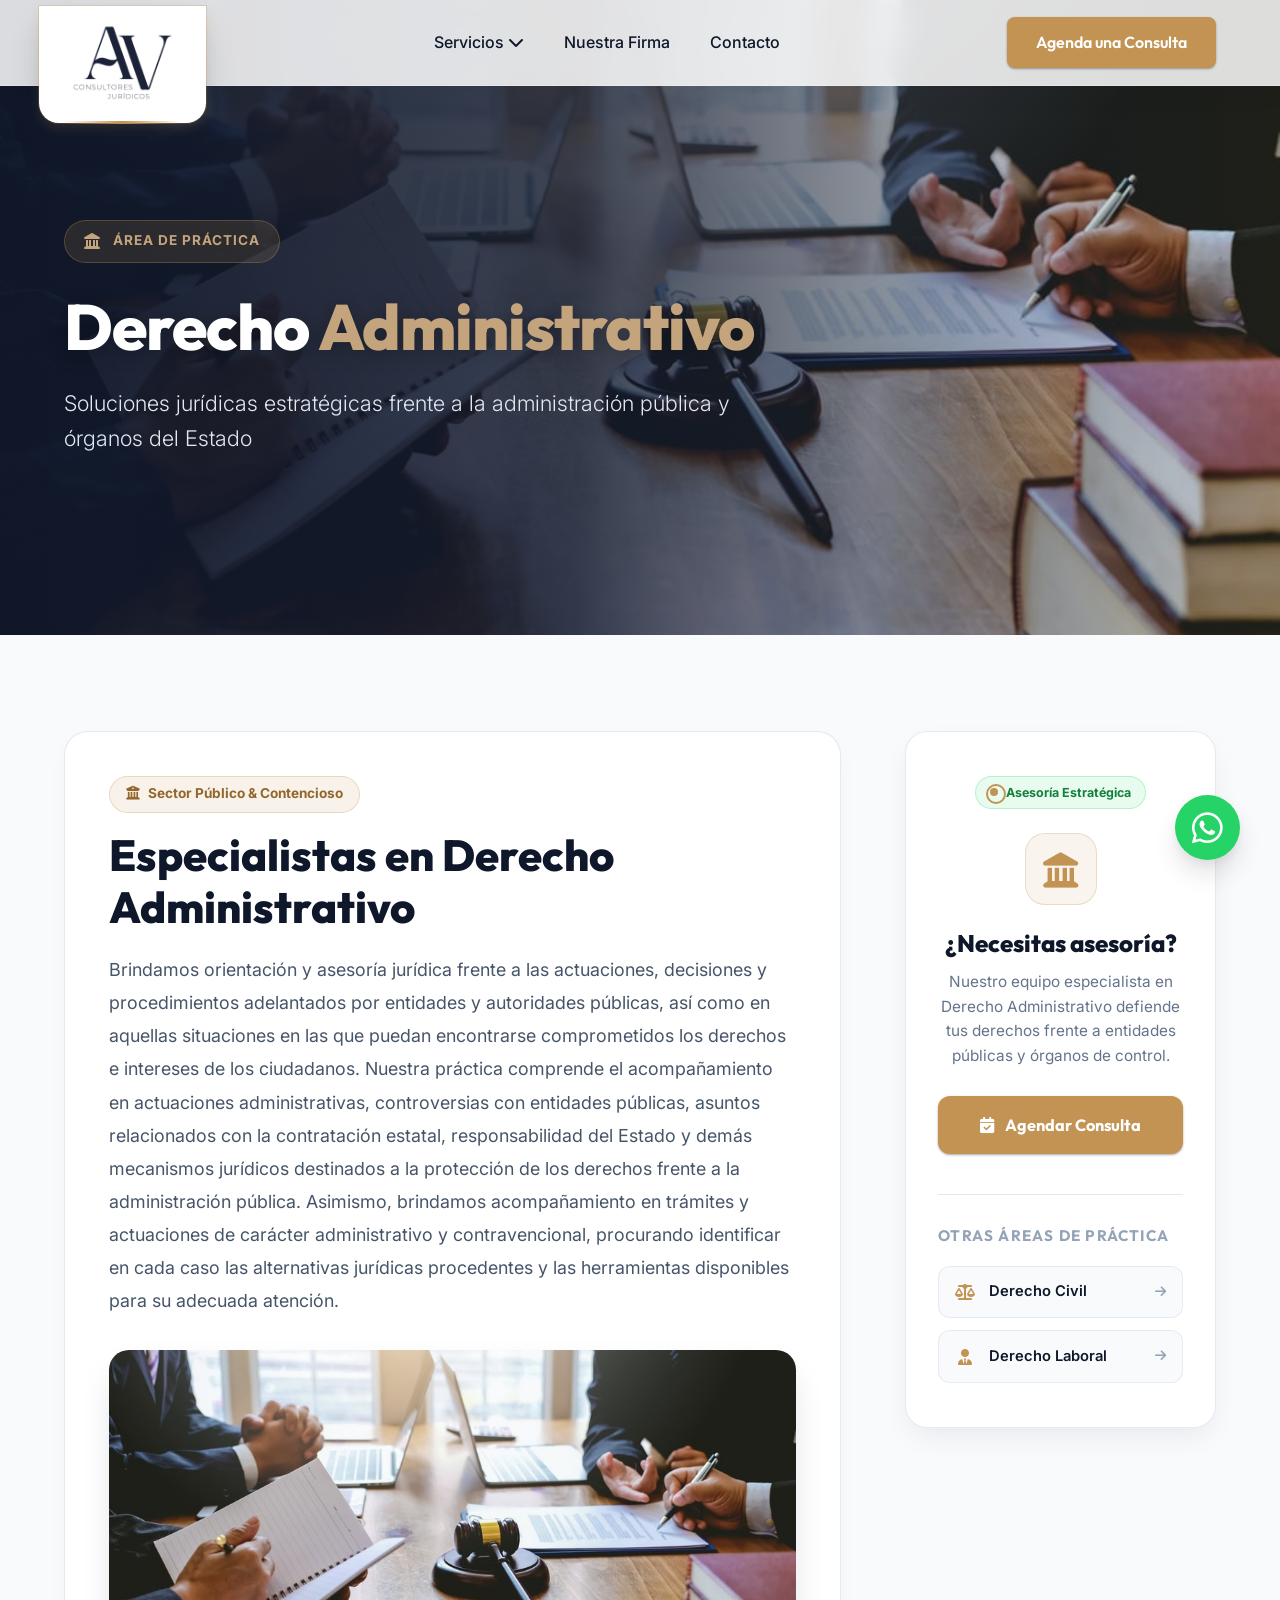
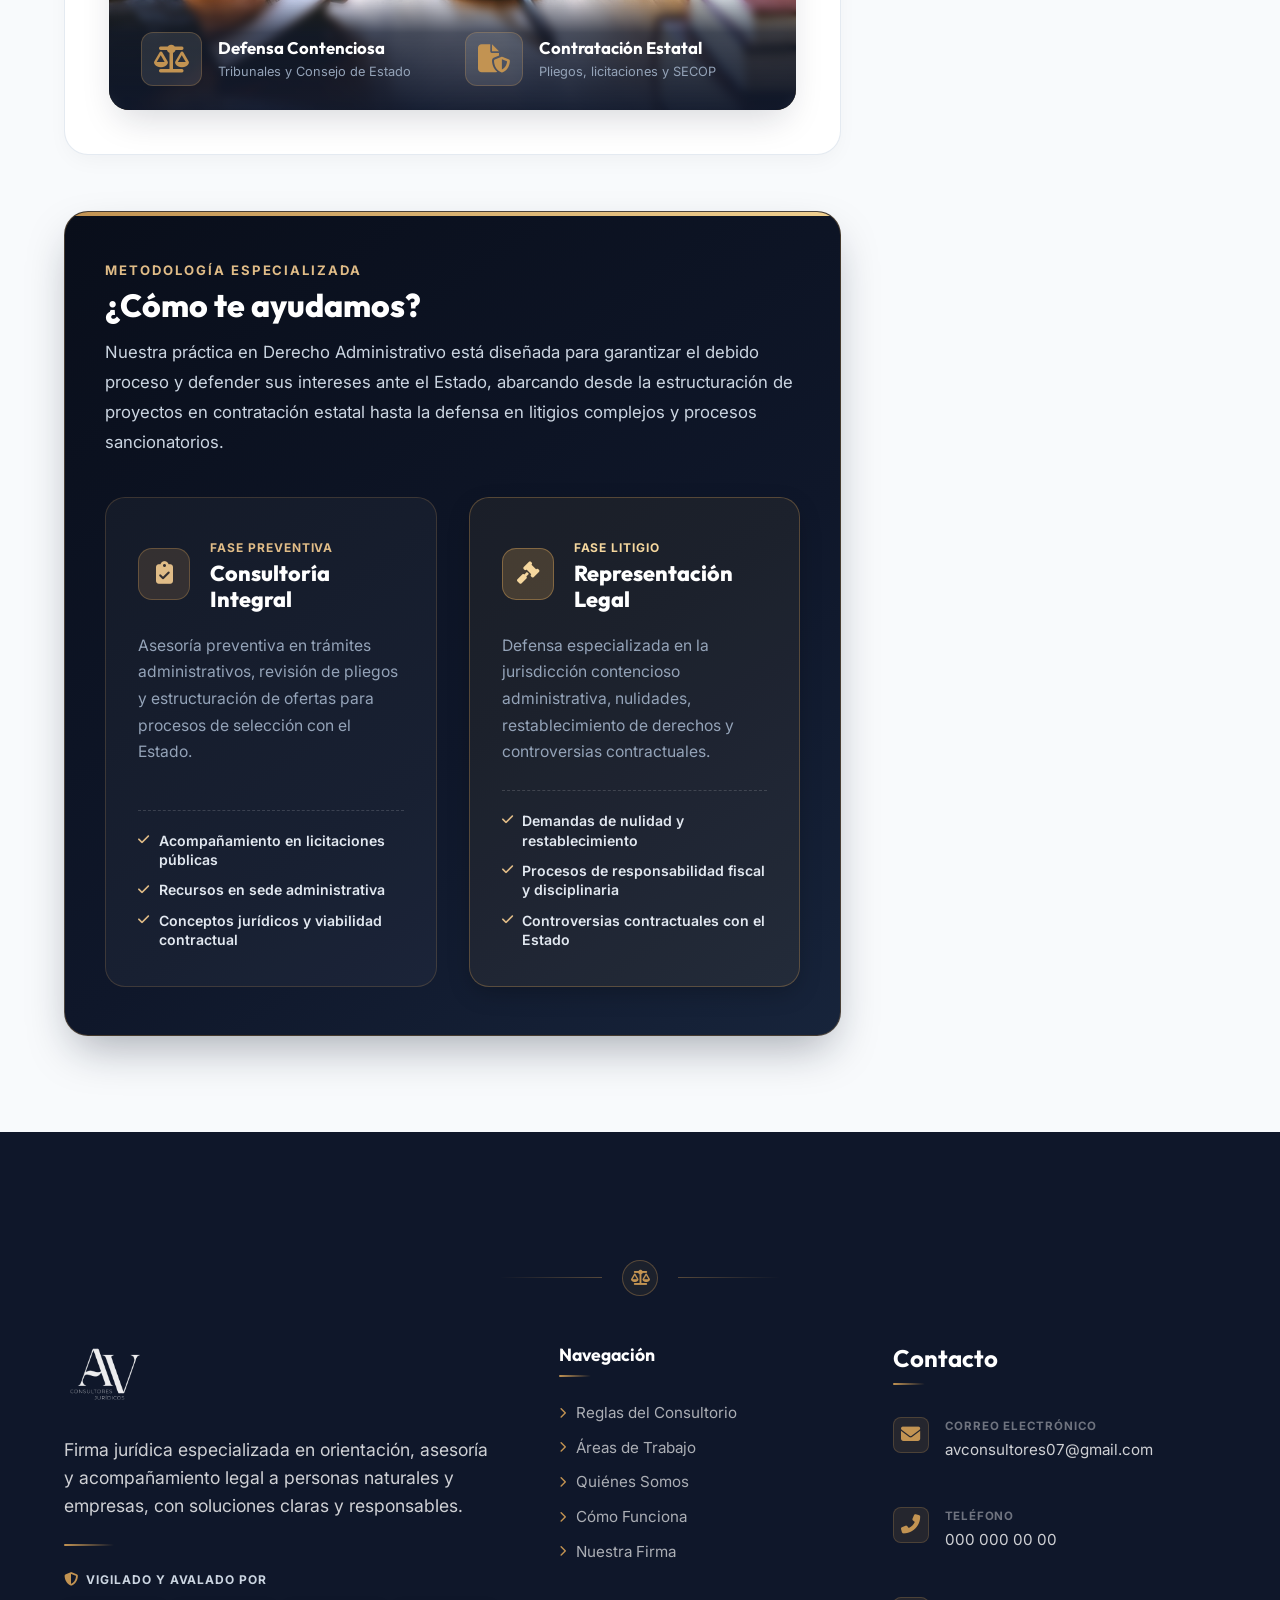
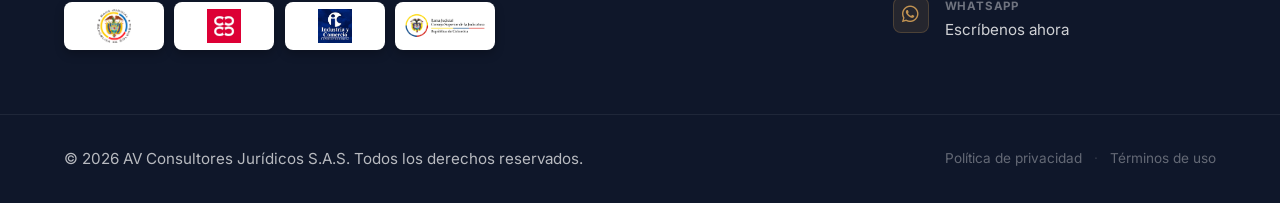
<file: servicios/derecho-administrativo/index.html>
<!DOCTYPE html>
<html lang="es">
<head>
    <meta charset="UTF-8">
    <meta name="viewport" content="width=device-width, initial-scale=1.0">
    <title>Derecho Administrativo | Tu Firma Legal</title>
    <!-- Favicon / Ícono de pestaña y barra de navegación al buscar -->
    <link rel="icon" type="image/x-icon" href="../../img/logo-abogados-icono.ico">
    <link rel="shortcut icon" type="image/x-icon" href="../../img/logo-abogados-icono.ico">
    <link href="https://fonts.googleapis.com/css2?family=Outfit:wght@300;400;600;800&family=Inter:wght@400;500;600&display=swap" rel="stylesheet">
    <link rel="stylesheet" href="https://cdnjs.cloudflare.com/ajax/libs/font-awesome/6.4.0/css/all.min.css">
    <link rel="stylesheet" href="../../styles.css">
    <style>
        /* Inner hero styles moved to inline HTML */
        
        /* Layout specific styles */
        .content-section { padding: var(--section-padding); }
        .grid-2-cols { display: grid; grid-template-columns: 1fr 1fr; gap: 4rem; align-items: center; }
        .grid-3-cols { display: grid; grid-template-columns: repeat(auto-fit, minmax(300px, 1fr)); gap: 2.5rem; }
        .grid-layout { display: grid; grid-template-columns: 2.5fr 1fr; gap: 4rem; }
        
        /* Cards & Features */
        .feature-card { background: var(--color-bg-white); padding: 2.5rem; border-radius: var(--radius-lg); box-shadow: var(--shadow-sm); border-top: 4px solid var(--color-accent); transition: var(--transition); height: 100%;}
        .feature-card:hover { transform: translateY(-5px); box-shadow: var(--shadow-lg); }
        .feature-icon { font-size: 2.5rem; color: var(--color-accent); margin-bottom: 1.5rem; }
        
        /* Blog Cards */
        .blog-card { background: var(--color-bg-white); border-radius: var(--radius-lg); overflow: hidden; box-shadow: var(--shadow-md); height: 100%;}
        .blog-img { width: 100%; height: 250px; object-fit: cover; }
        .blog-content { padding: 2rem; }
        .blog-date { color: var(--color-accent); font-size: 0.9rem; font-weight: 600; margin-bottom: 0.5rem; display: block; }
        
        /* Forms */
        .contact-form { display: flex; flex-direction: column; gap: 1.5rem; background: var(--color-bg-white); padding: 3rem; border-radius: var(--radius-lg); box-shadow: var(--shadow-md); }
        .form-group input, .form-group textarea { width: 100%; padding: 1rem; border: 1px solid #e2e8f0; border-radius: var(--radius-md); font-family: var(--font-body); }
        
        /* Administrative Modern Institutional Layout */
        .admin-lead-card {
            background: #ffffff;
            border-radius: 24px;
            padding: 2.75rem;
            border: 1px solid rgba(226, 232, 240, 0.9);
            box-shadow: 0 8px 24px -6px rgba(15, 23, 42, 0.05);
            margin-bottom: 3.5rem;
        }
        .service-category-tag {
            display: inline-flex;
            align-items: center;
            gap: 0.5rem;
            padding: 0.4rem 1rem;
            border-radius: 50px;
            background: rgba(194, 147, 82, 0.12);
            color: #92672e;
            font-size: 0.85rem;
            font-weight: 700;
            margin-bottom: 1rem;
            border: 1px solid rgba(194, 147, 82, 0.28);
        }
        .service-detail-title {
            font-size: clamp(2.2rem, 3.4vw, 2.8rem);
            color: var(--color-primary);
            font-weight: 800;
            line-height: 1.2;
            margin-bottom: 1.25rem;
        }
        .service-lead-paragraph {
            font-size: 1.12rem;
            line-height: 1.85;
            color: #475569;
            margin-bottom: 2rem;
        }

        .admin-media-wrapper {
            position: relative;
            border-radius: 20px;
            overflow: hidden;
            box-shadow: 0 16px 36px -10px rgba(15, 23, 42, 0.18);
        }
        .admin-panoramic-img {
            width: 100%;
            height: 360px;
            object-fit: cover;
            display: block;
            transition: transform 0.5s ease;
        }
        .admin-media-wrapper:hover .admin-panoramic-img {
            transform: scale(1.02);
        }
        .admin-stats-overlay {
            position: absolute;
            bottom: 0;
            left: 0;
            right: 0;
            background: linear-gradient(to top, rgba(15, 23, 42, 0.95) 0%, rgba(15, 23, 42, 0.7) 70%, transparent 100%);
            padding: 2rem 2rem 1.5rem;
            display: grid;
            grid-template-columns: 1fr 1fr;
            gap: 1.5rem;
            backdrop-filter: blur(4px);
        }
        .admin-stat-item {
            display: flex;
            align-items: center;
            gap: 1rem;
            color: #ffffff;
        }
        .admin-stat-item i {
            font-size: 1.75rem;
            color: var(--color-accent);
            background: rgba(255, 255, 255, 0.1);
            padding: 0.75rem;
            border-radius: 12px;
            border: 1px solid rgba(194, 147, 82, 0.3);
        }
        .stat-title {
            display: block;
            font-family: var(--font-heading);
            font-size: 1.05rem;
            font-weight: 700;
            color: #ffffff;
        }
        .stat-sub {
            display: block;
            font-size: 0.8rem;
            color: #94a3b8;
        }

        /* Actions Section */
        .admin-actions-section {
            background: #ffffff;
            border-radius: 24px;
            padding: 3rem 2.5rem;
            border: 1px solid rgba(226, 232, 240, 0.9);
            box-shadow: 0 8px 24px -6px rgba(15, 23, 42, 0.05);
        }
        .sub-label {
            font-size: 0.82rem;
            text-transform: uppercase;
            letter-spacing: 0.15em;
            color: var(--color-accent);
            font-weight: 700;
            display: block;
            margin-bottom: 0.35rem;
        }
        .service-section-title {
            font-size: 2rem;
            color: var(--color-primary);
            font-weight: 800;
            margin-bottom: 0.75rem;
        }
        .admin-actions-desc {
            font-size: 1.05rem;
            line-height: 1.8;
            color: #64748b;
            margin-bottom: 2.5rem;
        }

        .admin-pillars-container {
            display: grid;
            grid-template-columns: 1fr 1fr;
            gap: 2rem;
        }
        .admin-action-card {
            background: #f8fafc;
            border: 1px solid rgba(226, 232, 240, 0.9);
            border-radius: 20px;
            padding: 2.25rem 2rem;
            transition: all 0.35s ease;
            position: relative;
            display: flex;
            flex-direction: column;
        }
        .admin-action-card:hover {
            transform: translateY(-6px);
            background: #ffffff;
            border-color: rgba(194, 147, 82, 0.4);
            box-shadow: 0 16px 32px -6px rgba(15, 23, 42, 0.1);
        }
        .featured-admin-card {
            background: linear-gradient(145deg, #ffffff 0%, #f8fafc 100%);
            border-color: rgba(194, 147, 82, 0.35);
            box-shadow: 0 8px 24px -4px rgba(194, 147, 82, 0.12);
        }
        .action-card-header {
            display: flex;
            align-items: center;
            gap: 1.25rem;
            margin-bottom: 1.25rem;
        }
        .action-card-icon {
            width: 52px;
            height: 52px;
            border-radius: 14px;
            background: rgba(15, 23, 42, 0.06);
            color: var(--color-primary);
            display: flex;
            align-items: center;
            justify-content: center;
            font-size: 1.4rem;
            flex-shrink: 0;
            border: 1px solid rgba(15, 23, 42, 0.12);
        }
        .action-card-icon.icon-gold {
            background: rgba(194, 147, 82, 0.15);
            color: var(--color-accent);
            border-color: rgba(194, 147, 82, 0.35);
        }
        .action-card-badge {
            display: inline-block;
            font-size: 0.75rem;
            text-transform: uppercase;
            letter-spacing: 0.08em;
            font-weight: 700;
            color: var(--color-text-muted);
            margin-bottom: 0.2rem;
        }
        .action-card-badge.badge-gold {
            color: var(--color-accent);
        }
        .action-card-meta h4 {
            font-size: 1.35rem;
            color: var(--color-primary);
            font-weight: 800;
        }
        .action-card-text {
            font-size: 0.98rem;
            color: #475569;
            line-height: 1.7;
            margin-bottom: 1.5rem;
        }
        .action-card-checklist {
            display: flex;
            flex-direction: column;
            gap: 0.65rem;
            padding-top: 1.25rem;
            border-top: 1px solid #e2e8f0;
            margin-top: auto;
        }
        .check-item {
            font-size: 0.88rem;
            color: #334155;
            font-weight: 600;
            display: flex;
            align-items: flex-start;
            gap: 0.6rem;
            line-height: 1.4;
        }
        .check-item i {
            color: var(--color-accent);
            font-size: 0.8rem;
            margin-top: 0.2rem;
        }

        /* Bloque Metodología en Azul Marino Corporativo */
        .admin-actions-dark {
            background: linear-gradient(145deg, #090e1a 0%, #0f172a 60%, #17243b 100%) !important;
            border: 1px solid rgba(194, 147, 82, 0.32) !important;
            box-shadow: 0 20px 45px -10px rgba(15, 23, 42, 0.35) !important;
            position: relative;
            overflow: hidden;
        }
        .admin-actions-dark::before {
            content: '';
            position: absolute;
            top: 0;
            left: 0;
            right: 0;
            height: 4px;
            background: linear-gradient(90deg, var(--color-accent), #f0d090);
        }
        .admin-actions-dark .sub-label {
            color: #e0bc87 !important;
        }
        .admin-actions-dark .service-section-title {
            color: #ffffff !important;
        }
        .admin-actions-dark .admin-actions-desc {
            color: #cbd5e1 !important;
        }
        .admin-actions-dark .admin-action-card {
            background: rgba(255, 255, 255, 0.04) !important;
            border: 1px solid rgba(194, 147, 82, 0.22) !important;
            box-shadow: none;
        }
        .admin-actions-dark .admin-action-card:hover {
            background: rgba(255, 255, 255, 0.08) !important;
            border-color: rgba(194, 147, 82, 0.45) !important;
            transform: translateY(-6px);
            box-shadow: 0 16px 36px -6px rgba(0, 0, 0, 0.45) !important;
        }
        .admin-actions-dark .featured-admin-card {
            background: rgba(194, 147, 82, 0.08) !important;
            border-color: rgba(194, 147, 82, 0.35) !important;
            box-shadow: 0 8px 24px -4px rgba(0, 0, 0, 0.25) !important;
        }
        .admin-actions-dark .featured-admin-card:hover {
            background: rgba(194, 147, 82, 0.13) !important;
            border-color: rgba(194, 147, 82, 0.55) !important;
        }
        .admin-actions-dark .action-card-icon {
            background: rgba(194, 147, 82, 0.18) !important;
            color: #e0bc87 !important;
            border: 1px solid rgba(194, 147, 82, 0.35) !important;
        }
        .admin-actions-dark .admin-action-card:hover .action-card-icon {
            background: var(--color-accent) !important;
            color: #0f172a !important;
            box-shadow: 0 6px 18px rgba(194, 147, 82, 0.35);
        }
        .admin-actions-dark .action-card-icon.icon-gold {
            background: rgba(194, 147, 82, 0.25) !important;
            color: #f5d79e !important;
            border-color: rgba(194, 147, 82, 0.5) !important;
        }
        .admin-actions-dark .action-card-badge {
            color: #e0bc87 !important;
        }
        .admin-actions-dark .action-card-badge.badge-gold {
            color: #f5d79e !important;
        }
        .admin-actions-dark .action-card-meta h4 {
            color: #ffffff !important;
        }
        .admin-actions-dark .action-card-text {
            color: #94a3b8 !important;
        }
        .admin-actions-dark .action-card-checklist {
            border-top: 1px dashed rgba(255, 255, 255, 0.15) !important;
        }
        .admin-actions-dark .check-item {
            color: #e2e8f0 !important;
        }
        .admin-actions-dark .check-item i {
            color: #e0bc87 !important;
        }

        /* Sidebar Styling */
        .service-sidebar {
            background: #ffffff;
            border-radius: 22px;
            border: 1px solid rgba(226, 232, 240, 0.9);
            box-shadow: 0 12px 30px -6px rgba(15, 23, 42, 0.08);
            padding: 2.75rem 2rem;
            position: sticky;
            top: 120px;
        }
        .sidebar-badge {
            display: inline-flex;
            align-items: center;
            gap: 0.5rem;
            padding: 0.35rem 0.9rem;
            border-radius: 50px;
            background: rgba(37, 211, 102, 0.1);
            color: #15803d;
            font-size: 0.78rem;
            font-weight: 700;
            margin-bottom: 1.5rem;
            border: 1px solid rgba(37, 211, 102, 0.25);
        }
        .sidebar-icon-wrap {
            width: 72px;
            height: 72px;
            margin: 0 auto 1.5rem;
            border-radius: 20px;
            background: rgba(194, 147, 82, 0.1);
            display: flex;
            align-items: center;
            justify-content: center;
            border: 1px solid rgba(194, 147, 82, 0.25);
        }
        .sidebar-icon-wrap .sidebar-icon {
            font-size: 2.2rem;
            color: var(--color-accent);
            margin-bottom: 0;
        }
        .sidebar-title {
            font-size: 1.5rem;
            color: var(--color-primary);
            font-weight: 800;
            margin-bottom: 0.75rem;
        }
        .sidebar-text {
            font-size: 0.96rem;
            color: #64748b;
            line-height: 1.6;
            margin-bottom: 1.75rem;
        }
        .sidebar-btn {
            width: 100%;
            display: flex;
            align-items: center;
            justify-content: center;
            gap: 0.65rem;
            padding: 1rem 1.5rem;
            font-size: 1.02rem;
            font-weight: 700;
            border-radius: 12px;
        }
        .sidebar-other-services {
            margin-top: 2.5rem;
            padding-top: 2rem;
            border-top: 1px solid #e2e8f0;
            text-align: left;
        }
        .sidebar-other-services h4 {
            font-size: 0.95rem;
            text-transform: uppercase;
            letter-spacing: 0.08em;
            color: #94a3b8;
            font-weight: 700;
            margin-bottom: 1.25rem;
        }
        .other-services-list {
            list-style: none;
            display: flex;
            flex-direction: column;
            gap: 0.75rem;
        }
        .other-services-list li a {
            display: flex;
            align-items: center;
            gap: 0.85rem;
            padding: 0.85rem 1rem;
            border-radius: 12px;
            background: #f8fafc;
            border: 1px solid rgba(226, 232, 240, 0.8);
            color: var(--color-primary);
            font-weight: 600;
            font-size: 0.92rem;
            transition: all 0.25s ease;
        }
        .other-services-list li a i:first-child {
            color: var(--color-accent);
            font-size: 1rem;
            width: 20px;
            text-align: center;
        }
        .other-services-list li a .list-arrow {
            margin-left: auto;
            color: #94a3b8;
            font-size: 0.8rem;
            transition: transform 0.25s ease;
        }
        .other-services-list li a:hover {
            background: #ffffff;
            border-color: rgba(194, 147, 82, 0.4);
            transform: translateX(4px);
            box-shadow: 0 4px 12px rgba(15, 23, 42, 0.06);
            color: var(--color-accent);
        }
        .other-services-list li a:hover .list-arrow {
            transform: translateX(3px);
            color: var(--color-accent);
        }

        @media (max-width: 992px) {
            .grid-layout { grid-template-columns: 1fr; gap: 3rem; }
            .service-sidebar { position: static; }
            .admin-pillars-container { grid-template-columns: 1fr; }
            .admin-stats-overlay { grid-template-columns: 1fr; }
            .admin-lead-card { padding: 1.75rem; }
        }

        @media (max-width: 640px) {
            .admin-actions-section { padding: 2rem 1.25rem; }
            .action-card-header { flex-direction: column; align-items: flex-start; gap: 0.85rem; }
        }
    </style>
</head>
<body>    <header id="main-header" class="glass-header">
        <div class="container header-container">
            <a href="../../index.html" class="logo">
                <img src="../../img/logo-abogados.png" alt="AV Consultores Jurídicos" class="logo-img">
            </a>
            <nav class="main-nav">
                <ul class="nav-list">
                    <li class="nav-item has-dropdown">
                        <a href="../../servicios/index.html">Servicios <i class="fas fa-chevron-down"></i></a>
                        <ul class="dropdown">
                            <li><a href="../../servicios/derecho-civil/index.html">Derecho Civil</a></li>
                            <li><a href="../../servicios/derecho-laboral/index.html">Derecho Laboral</a></li>
                            <li><a href="../../servicios/derecho-administrativo/index.html">Derecho Administrativo</a></li>
                        </ul>
                    </li>
                    <li class="nav-item"><a href="../../nuestra-firma/index.html">Nuestra Firma</a></li>
                    <li class="nav-item"><a href="../../contacto/index.html">Contacto</a></li>
                </ul>
            </nav>
            <div class="header-actions">
                <a href="../../contacto/index.html" class="btn btn-primary cta-agenda">Agenda una Consulta</a>
            </div>
            <button class="mobile-menu-btn" aria-label="Abrir menÃº"><i class="fas fa-bars"></i></button>
        </div>
    </header>    <section style="background: url('../../img/Derecho-administrativo-Conceptos-esenciales1-1.jpg') center/cover no-repeat; padding: 180px 0 140px; position: relative;">
        <!-- Capa de oscurecimiento (Degradado lateral) -->
        <div style="position: absolute; inset: 0; background: linear-gradient(90deg, rgba(15, 23, 42, 0.95) 0%, rgba(15, 23, 42, 0.8) 45%, rgba(15, 23, 42, 0) 100%); z-index: 0;"></div>
        
        <div class="container" style="position: relative; z-index: 1; display: flex; align-items: center; min-height: 35vh;">
            <div style="max-width: 700px;">
                <!-- Badge -->
                <div style="display: inline-flex; align-items: center; gap: 0.8rem; background: rgba(194, 147, 82, 0.15); padding: 0.6rem 1.2rem; border-radius: 50px; border: 1px solid rgba(194, 147, 82, 0.3); margin-bottom: 1.8rem;">
                    <i class="fas fa-landmark" style="color: #c4a47c;"></i>
                    <span style="color: #c4a47c; font-weight: 700; text-transform: uppercase; font-size: 0.85rem; letter-spacing: 1px;">Área de Práctica</span>
                </div>
                
                <!-- Título -->
                <h1 style="font-size: clamp(3rem, 5vw, 4.8rem); font-weight: 800; color: #ffffff; line-height: 1.1; margin-bottom: 1.5rem; text-shadow: 0 4px 20px rgba(0,0,0,0.3); letter-spacing: -1px; width: 100%; text-align: left;">Derecho <span style="color: #c4a47c;">Administrativo</span></h1>
                
                <!-- Subtítulo -->
                <p style="font-size: 1.35rem; color: #e2e8f0; line-height: 1.6; margin-bottom: 0; font-weight: 300; width: 100%; text-align: left;">Soluciones jurídicas estratégicas frente a la administración pública y órganos del Estado</p>
            </div>
        </div>
    </section>

    <section class="content-section">
        <div class="container grid-layout">
            <!-- Contenido Principal -->
            <article class="main-text">
                <!-- Bloque Superior Institucional -->
                <div class="admin-lead-card">
                    <div class="admin-lead-header">
                        <span class="service-category-tag">
                            <i class="fas fa-building-columns"></i> Sector Público & Contencioso
                        </span>
                        <h2 class="service-detail-title">Especialistas en Derecho Administrativo</h2>
                    </div>

                    <p class="service-lead-paragraph">
                        Brindamos orientación y asesoría jurídica frente a las actuaciones, decisiones y procedimientos adelantados por entidades y autoridades públicas, así como en aquellas situaciones en las que puedan encontrarse comprometidos los derechos e intereses de los ciudadanos. Nuestra práctica comprende el acompañamiento en actuaciones administrativas, controversias con entidades públicas, asuntos relacionados con la contratación estatal, responsabilidad del Estado y demás mecanismos jurídicos destinados a la protección de los derechos frente a la administración pública. Asimismo, brindamos acompañamiento en trámites y actuaciones de carácter administrativo y contravencional, procurando identificar en cada caso las alternativas jurídicas procedentes y las herramientas disponibles para su adecuada atención.
                    </p>

                    <!-- Imagen Panorámica con Tarjeta de Respaldo Integrada -->
                    <div class="admin-media-wrapper">
                        <img src="../../img/Derecho-administrativo-Conceptos-esenciales1-1.jpg" alt="Especialistas en Derecho Administrativo" class="admin-panoramic-img">
                        <div class="admin-stats-overlay">
                            <div class="admin-stat-item">
                                <i class="fas fa-scale-balanced"></i>
                                <div>
                                    <span class="stat-title">Defensa Contenciosa</span>
                                    <span class="stat-sub">Tribunales y Consejo de Estado</span>
                                </div>
                            </div>
                            <div class="admin-stat-item">
                                <i class="fas fa-file-shield"></i>
                                <div>
                                    <span class="stat-title">Contratación Estatal</span>
                                    <span class="stat-sub">Pliegos, licitaciones y SECOP</span>
                                </div>
                            </div>
                        </div>
                    </div>
                </div>

                <!-- Sección: ¿Cómo te ayudamos? con Estilo de Tarjetas Comparativas / Pilares de Acción -->
                <section class="admin-actions-section admin-actions-dark">
                    <div class="admin-actions-header">
                        <span class="sub-label">Metodología Especializada</span>
                        <h3 class="service-section-title">¿Cómo te ayudamos?</h3>
                        <p class="admin-actions-desc">
                            Nuestra práctica en Derecho Administrativo está diseñada para garantizar el debido proceso y defender sus intereses ante el Estado, abarcando desde la estructuración de proyectos en contratación estatal hasta la defensa en litigios complejos y procesos sancionatorios.
                        </p>
                    </div>

                    <div class="admin-pillars-container">
                        <!-- Tarjeta 01: Consultoría Integral -->
                        <div class="admin-action-card">
                            <div class="action-card-header">
                                <div class="action-card-icon">
                                    <i class="fas fa-clipboard-check"></i>
                                </div>
                                <div class="action-card-meta">
                                    <span class="action-card-badge">Fase Preventiva</span>
                                    <h4>Consultoría Integral</h4>
                                </div>
                            </div>
                            <p class="action-card-text">
                                Asesoría preventiva en trámites administrativos, revisión de pliegos y estructuración de ofertas para procesos de selección con el Estado.
                            </p>
                            <div class="action-card-checklist">
                                <div class="check-item"><i class="fas fa-check"></i> Acompañamiento en licitaciones públicas</div>
                                <div class="check-item"><i class="fas fa-check"></i> Recursos en sede administrativa</div>
                                <div class="check-item"><i class="fas fa-check"></i> Conceptos jurídicos y viabilidad contractual</div>
                            </div>
                        </div>

                        <!-- Tarjeta 02: Representación Legal -->
                        <div class="admin-action-card featured-admin-card">
                            <div class="action-card-header">
                                <div class="action-card-icon icon-gold">
                                    <i class="fas fa-gavel"></i>
                                </div>
                                <div class="action-card-meta">
                                    <span class="action-card-badge badge-gold">Fase Litigio</span>
                                    <h4>Representación Legal</h4>
                                </div>
                            </div>
                            <p class="action-card-text">
                                Defensa especializada en la jurisdicción contencioso administrativa, nulidades, restablecimiento de derechos y controversias contractuales.
                            </p>
                            <div class="action-card-checklist">
                                <div class="check-item"><i class="fas fa-check"></i> Demandas de nulidad y restablecimiento</div>
                                <div class="check-item"><i class="fas fa-check"></i> Procesos de responsabilidad fiscal y disciplinaria</div>
                                <div class="check-item"><i class="fas fa-check"></i> Controversias contractuales con el Estado</div>
                            </div>
                        </div>
                    </div>
                </section>
            </article>

            <!-- Sidebar Institucional de Derecho Administrativo -->
            <aside class="sidebar service-sidebar">
                <div class="sidebar-badge">
                    <span class="pulse-dot"></span>
                    <span>Asesoría Estratégica</span>
                </div>
                <div class="sidebar-icon-wrap">
                    <i class="fas fa-landmark sidebar-icon"></i>
                </div>
                <h3 class="sidebar-title">¿Necesitas asesoría?</h3>
                <p class="sidebar-text">Nuestro equipo especialista en Derecho Administrativo defiende tus derechos frente a entidades públicas y órganos de control.</p>
                
                <a href="../../contacto/index.html" class="btn btn-primary sidebar-btn">
                    <i class="fas fa-calendar-check"></i>
                    <span>Agendar Consulta</span>
                </a>
                
                <div class="sidebar-other-services">
                    <h4>Otras Áreas de Práctica</h4>
                    <ul class="other-services-list">
                        <li>
                            <a href="../../servicios/derecho-civil/index.html">
                                <i class="fas fa-scale-balanced"></i>
                                <span>Derecho Civil</span>
                                <i class="fas fa-arrow-right list-arrow"></i>
                            </a>
                        </li>
                        <li>
                            <a href="../../servicios/derecho-laboral/index.html">
                                <i class="fas fa-user-tie"></i>
                                <span>Derecho Laboral</span>
                                <i class="fas fa-arrow-right list-arrow"></i>
                            </a>
                        </li>
                    </ul>
                </div>
            </aside>
        </div>
    </section>    <!-- 6. FOOTER -->
    <footer id="contacto" class="main-footer dark-bg">
        <!-- Separador decorativo superior -->
        <div class="footer-top-deco">
            <span class="footer-deco-line"></span>
            <span class="footer-deco-icon"><i class="fas fa-scale-balanced"></i></span>
            <span class="footer-deco-line"></span>
        </div>

        <div class="container footer-grid">
            <div class="footer-brand">
                <a href="../../index.html" class="logo footer-logo">
                    <img src="../../img/logo-abogados.png" alt="AV Consultores Jurídicos" class="logo-img">
                </a>
                <p class="footer-desc">Firma jurídica especializada en orientación, asesoría y acompañamiento legal a personas naturales y empresas, con soluciones claras y responsables.</p>
                <div class="footer-brand-accent"></div>

                <!-- Entidades de Vigilancia y Acreditación -->
                <div class="footer-vigilado">
                    <div class="footer-vigilado-header">
                        <i class="fas fa-shield-halved footer-vigilado-icon" aria-hidden="true"></i>
                        <span class="footer-vigilado-label">Vigilado y avalado por</span>
                    </div>
                    <div class="footer-vigilado-grid">
                        <div class="footer-vigilado-card" title="Rama Judicial de Colombia · Consejo Superior de la Judicatura">
                            <img src="../../img/Rama_Judicial_de_Colombia.png" alt="Rama Judicial de Colombia" class="footer-vigilado-logo">
                        </div>
                        <div class="footer-vigilado-card" title="Cámara de Comercio de Bogotá · Matrícula Mercantil">
                            <img src="../../img/camaracomerbog_logo.jpg" alt="Cámara de Comercio de Bogotá" class="footer-vigilado-logo">
                        </div>
                        <div class="footer-vigilado-card" title="Superintendencia de Industria y Comercio · Vigilancia y Control">
                            <img src="../../img/images.jpg" alt="Superintendencia de Industria y Comercio" class="footer-vigilado-logo">
                        </div>
                        <div class="footer-vigilado-card" title="Consejo Superior de la Judicatura · Registro Nacional de Abogados">
                            <img src="../../img/site_logo.png" alt="Consejo Superior de la Judicatura" class="footer-vigilado-logo">
                        </div>
                    </div>
                </div>
            </div>
            
            <div class="footer-nav-col">
                <h3 class="footer-col-title">Navegación</h3>
                <ul class="footer-links-list">
                    <li><a href="../../index.html#reglas-consultorio"><i class="fas fa-chevron-right"></i> Reglas del Consultorio</a></li>
                    <li><a href="../../index.html#servicios"><i class="fas fa-chevron-right"></i> Áreas de Trabajo</a></li>
                    <li><a href="../../index.html#sobre-nosotros"><i class="fas fa-chevron-right"></i> Quiénes Somos</a></li>
                    <li><a href="../../index.html#como-funciona"><i class="fas fa-chevron-right"></i> Cómo Funciona</a></li>
                    <li><a href="../../nuestra-firma/index.html"><i class="fas fa-chevron-right"></i> Nuestra Firma</a></li>
                </ul>
            </div>

            <div class="footer-contact">
                <h3 class="footer-col-title">Contacto</h3>
                <ul class="contact-list">
                    <li>
                        <div class="contact-list-icon"><i class="fas fa-envelope"></i></div>
                        <div class="contact-list-info">
                            <span class="contact-list-label">Correo electrónico</span>
                            <a href="mailto:avconsultores07@gmail.com">avconsultores07@gmail.com</a>
                        </div>
                    </li>
                    <li>
                        <div class="contact-list-icon"><i class="fas fa-phone-alt"></i></div>
                        <div class="contact-list-info">
                            <span class="contact-list-label">Teléfono</span>
                            <a href="tel:+570000000000">000 000 00 00</a>
                        </div>
                    </li>
                    <li>
                        <div class="contact-list-icon"><i class="fab fa-whatsapp"></i></div>
                        <div class="contact-list-info">
                            <span class="contact-list-label">WhatsApp</span>
                            <a href="https://wa.me/570000000000" target="_blank" rel="noopener">Escríbenos ahora</a>
                        </div>
                    </li>
                </ul>
            </div>
        </div>
        
        <div class="footer-bottom">
            <div class="container footer-bottom-inner">
                <p>&copy; 2026 AV Consultores Jurídicos S.A.S. Todos los derechos reservados.</p>
                <div class="footer-bottom-links">
                    <a href="#">Política de privacidad</a>
                    <span>·</span>
                    <a href="#">Términos de uso</a>
                </div>
            </div>
        </div>
    </footer>
    
    <!-- WIDGETS -->
    <a href="https://wa.me/570000000000" class="whatsapp-float" target="_blank" rel="noopener">
        <i class="fab fa-whatsapp"></i>
    </a>
    <script src="../../main.js"></script>
</body>
</html>
</file>
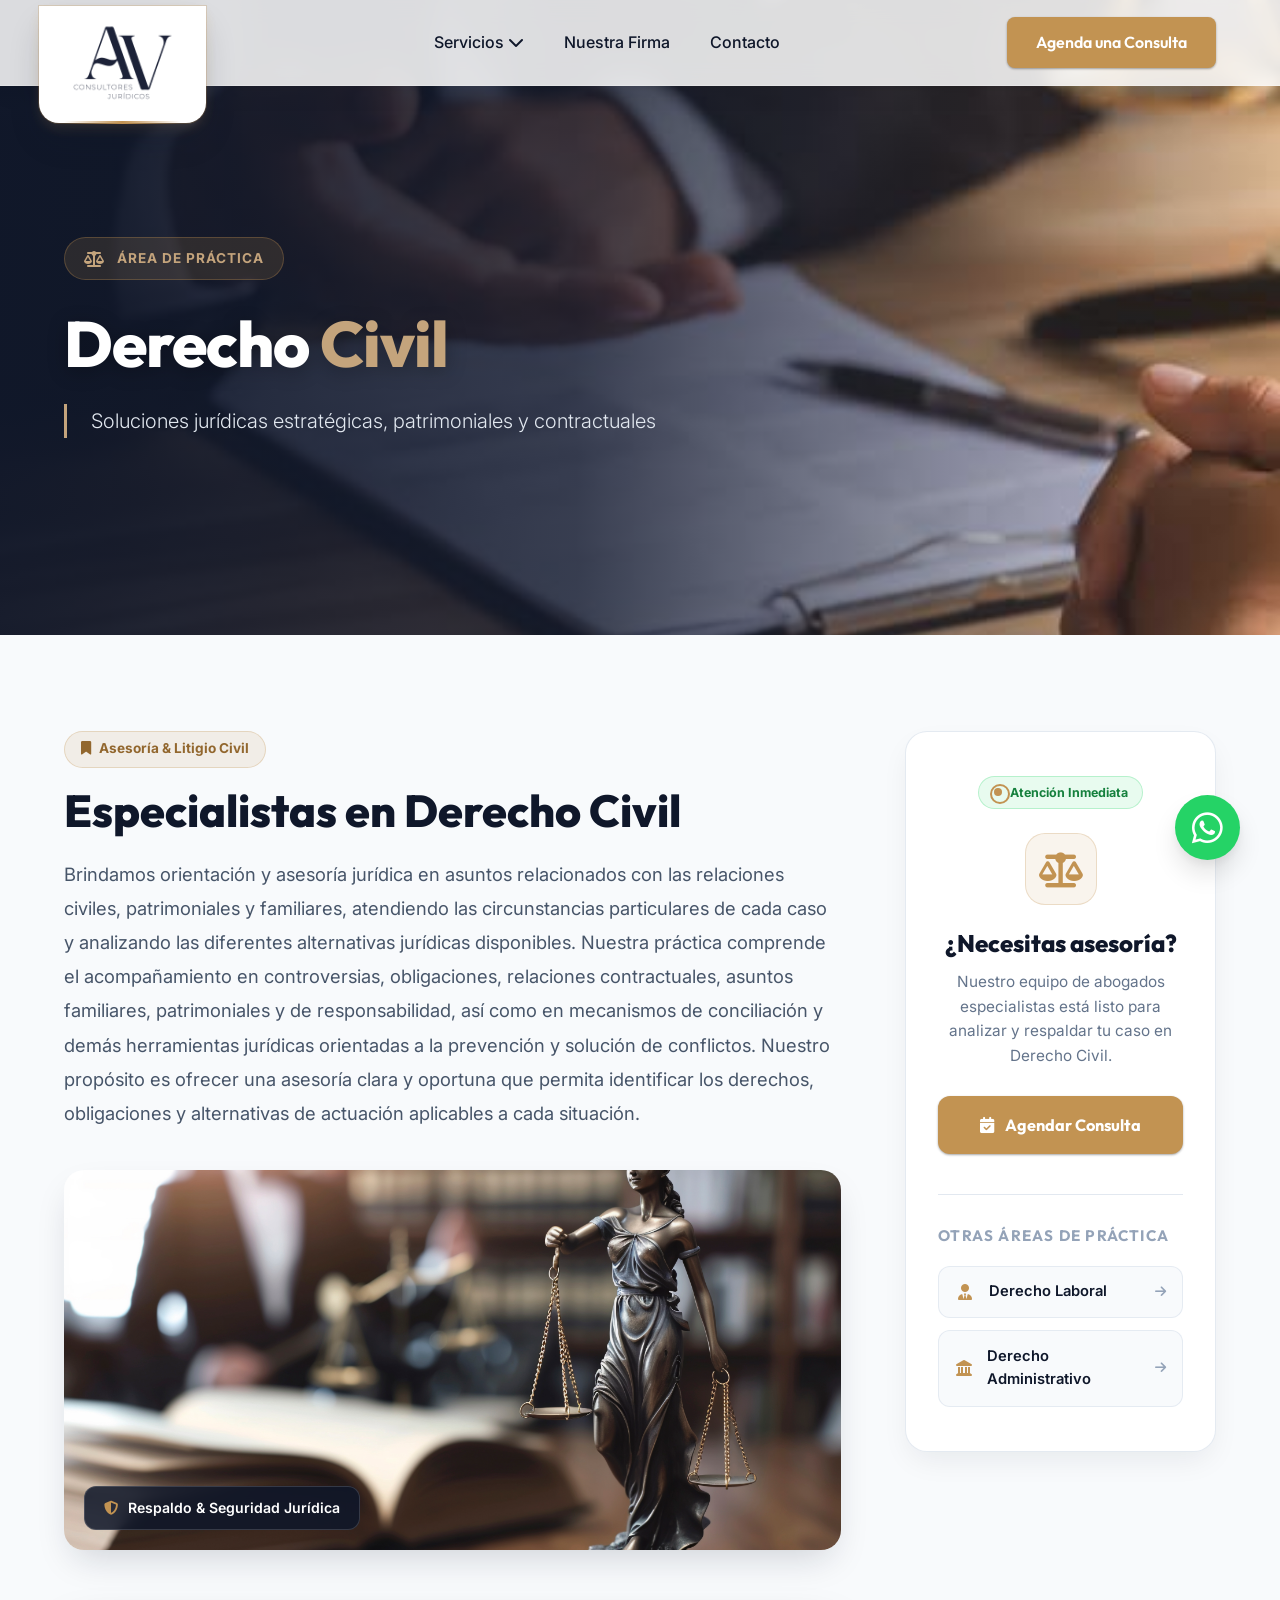
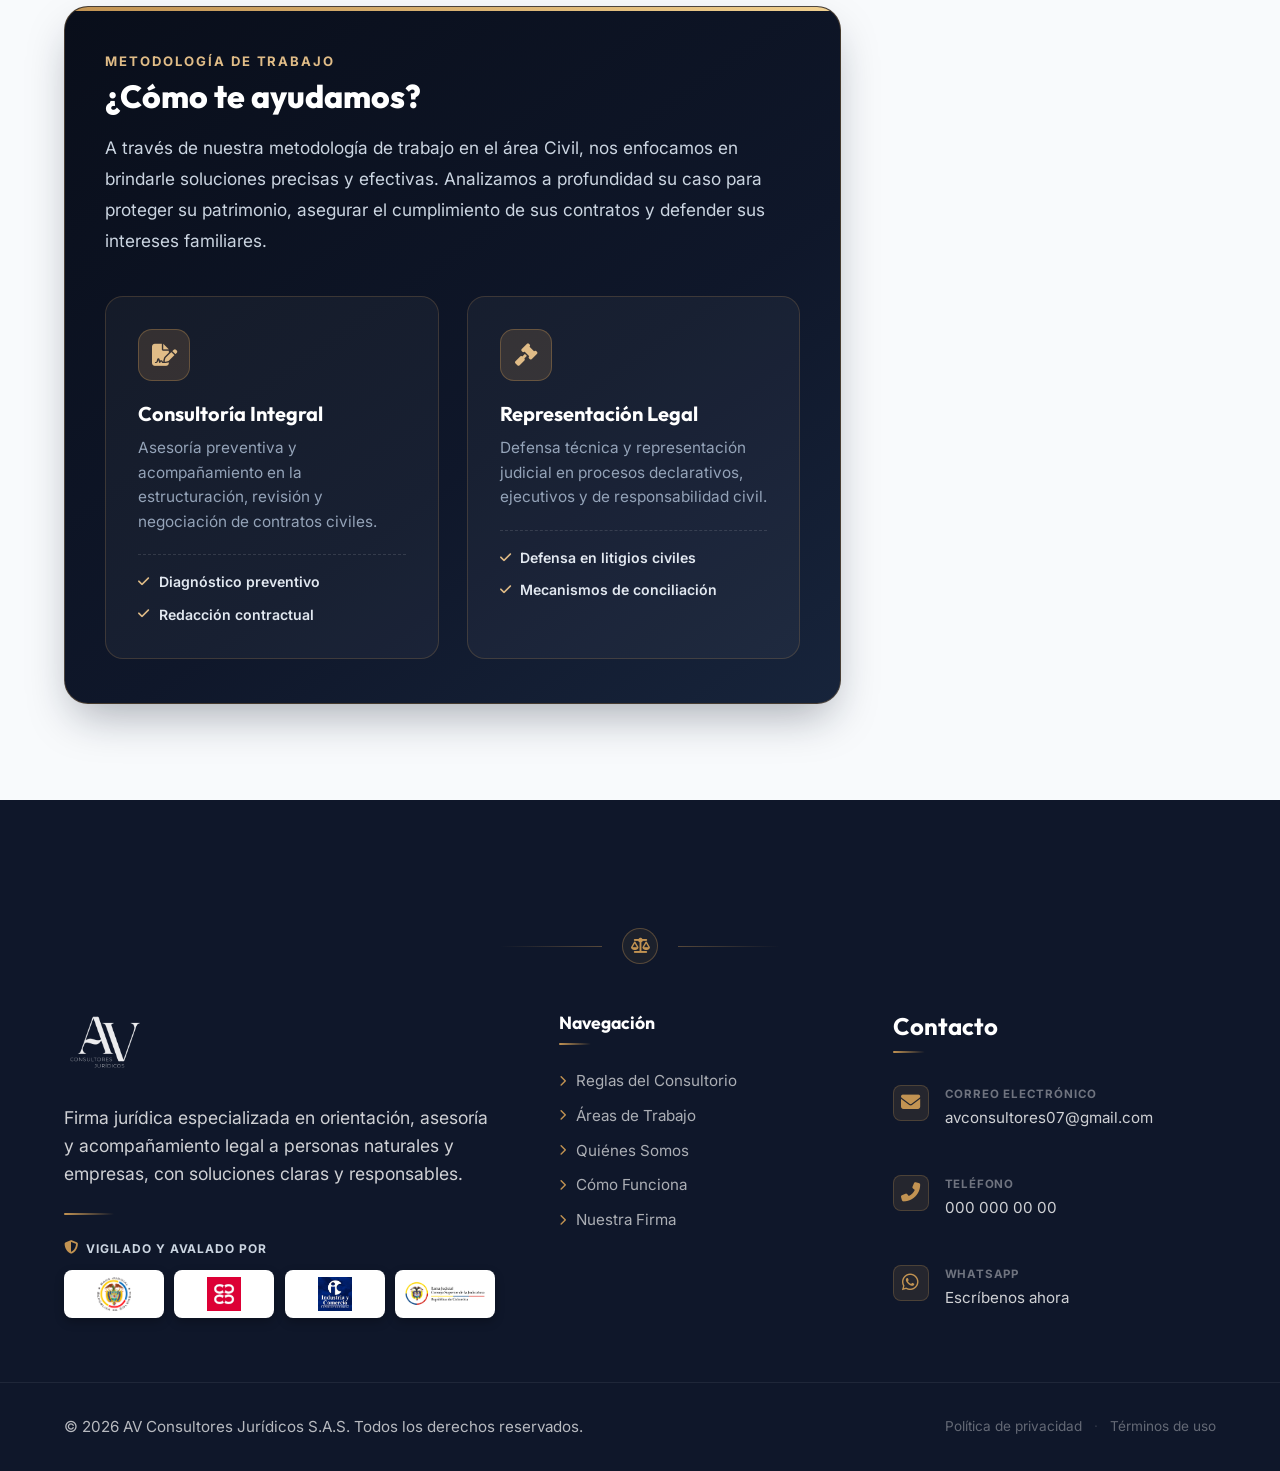
<file: servicios/derecho-civil/index.html>
<!DOCTYPE html>
<html lang="es">
<head>
    <meta charset="UTF-8">
    <meta name="viewport" content="width=device-width, initial-scale=1.0">
    <title>Derecho Civil | Tu Firma Legal</title>
    <!-- Favicon / Ícono de pestaña y barra de navegación al buscar -->
    <link rel="icon" type="image/x-icon" href="../../img/logo-abogados-icono.ico">
    <link rel="shortcut icon" type="image/x-icon" href="../../img/logo-abogados-icono.ico">
    <link href="https://fonts.googleapis.com/css2?family=Outfit:wght@300;400;600;800&family=Inter:wght@400;500;600&display=swap" rel="stylesheet">
    <link rel="stylesheet" href="https://cdnjs.cloudflare.com/ajax/libs/font-awesome/6.4.0/css/all.min.css">
    <link rel="stylesheet" href="../../styles.css">
    <style>
        /* Inner hero styles moved to inline HTML */
        
        /* Layout specific styles */
        .content-section { padding: var(--section-padding); }
        .grid-2-cols { display: grid; grid-template-columns: 1fr 1fr; gap: 4rem; align-items: center; }
        .grid-3-cols { display: grid; grid-template-columns: repeat(auto-fit, minmax(300px, 1fr)); gap: 2.5rem; }
        .grid-layout { display: grid; grid-template-columns: 2.5fr 1fr; gap: 4rem; }
        
        /* Cards & Features */
        .feature-card { background: var(--color-bg-white); padding: 2.5rem; border-radius: var(--radius-lg); box-shadow: var(--shadow-sm); border-top: 4px solid var(--color-accent); transition: var(--transition); height: 100%;}
        .feature-card:hover { transform: translateY(-5px); box-shadow: var(--shadow-lg); }
        .feature-icon { font-size: 2.5rem; color: var(--color-accent); margin-bottom: 1.5rem; }
        
        /* Blog Cards */
        .blog-card { background: var(--color-bg-white); border-radius: var(--radius-lg); overflow: hidden; box-shadow: var(--shadow-md); height: 100%;}
        .blog-img { width: 100%; height: 250px; object-fit: cover; }
        .blog-content { padding: 2rem; }
        .blog-date { color: var(--color-accent); font-size: 0.9rem; font-weight: 600; margin-bottom: 0.5rem; display: block; }
        
        /* Forms */
        .contact-form { display: flex; flex-direction: column; gap: 1.5rem; background: var(--color-bg-white); padding: 3rem; border-radius: var(--radius-lg); box-shadow: var(--shadow-md); }
        .form-group input, .form-group textarea { width: 100%; padding: 1rem; border: 1px solid #e2e8f0; border-radius: var(--radius-md); font-family: var(--font-body); }
        
        /* Service Detail Modern Layout */
        .service-detail-header { margin-bottom: 2rem; }
        .service-category-tag {
            display: inline-flex;
            align-items: center;
            gap: 0.5rem;
            padding: 0.4rem 1rem;
            border-radius: 50px;
            background: rgba(194, 147, 82, 0.12);
            color: #92672e;
            font-size: 0.85rem;
            font-weight: 700;
            margin-bottom: 1rem;
            border: 1px solid rgba(194, 147, 82, 0.28);
        }
        .service-detail-title {
            font-size: clamp(2.2rem, 3.5vw, 2.9rem);
            color: var(--color-primary);
            font-weight: 800;
            line-height: 1.2;
            margin-bottom: 1.25rem;
        }
        .service-lead-paragraph {
            font-size: 1.15rem;
            line-height: 1.85;
            color: #475569;
        }
        
        .service-featured-image-wrapper {
            position: relative;
            border-radius: 20px;
            overflow: hidden;
            box-shadow: 0 16px 36px -10px rgba(15, 23, 42, 0.18);
            margin: 2.5rem 0 3.5rem;
        }
        .service-featured-img {
            width: 100%;
            height: 380px;
            object-fit: cover;
            display: block;
            transition: transform 0.5s ease;
        }
        .service-featured-image-wrapper:hover .service-featured-img {
            transform: scale(1.025);
        }
        .image-caption-badge {
            position: absolute;
            bottom: 1.25rem;
            left: 1.25rem;
            background: rgba(15, 23, 42, 0.85);
            backdrop-filter: blur(8px);
            padding: 0.6rem 1.2rem;
            border-radius: 12px;
            color: #ffffff;
            font-size: 0.88rem;
            font-weight: 600;
            display: inline-flex;
            align-items: center;
            gap: 0.6rem;
            border: 1px solid rgba(255, 255, 255, 0.15);
        }
        .image-caption-badge i { color: var(--color-accent); }

        .service-help-block {
            background: #ffffff;
            border-radius: 24px;
            padding: 2.75rem 2.5rem;
            border: 1px solid rgba(226, 232, 240, 0.9);
            box-shadow: 0 8px 24px -6px rgba(15, 23, 42, 0.05);
        }
        .sub-label {
            font-size: 0.82rem;
            text-transform: uppercase;
            letter-spacing: 0.15em;
            color: var(--color-accent);
            font-weight: 700;
            display: block;
            margin-bottom: 0.35rem;
        }
        .service-section-title {
            font-size: 2rem;
            color: var(--color-primary);
            font-weight: 800;
            margin-bottom: 1rem;
        }
        .service-body-text {
            font-size: 1.08rem;
            line-height: 1.8;
            color: #475569;
            margin-bottom: 2.5rem;
        }

        .service-pillars-grid {
            display: grid;
            grid-template-columns: 1fr 1fr;
            gap: 1.75rem;
        }
        .service-pillar-card {
            background: #f8fafc;
            border: 1px solid rgba(226, 232, 240, 0.9);
            border-radius: 18px;
            padding: 2rem;
            transition: all 0.35s ease;
            position: relative;
            overflow: hidden;
        }
        .service-pillar-card::before {
            content: '';
            position: absolute;
            top: 0;
            left: 0;
            width: 4px;
            height: 100%;
            background: var(--color-accent);
            opacity: 0;
            transition: var(--transition);
        }
        .service-pillar-card:hover {
            transform: translateY(-5px);
            background: #ffffff;
            border-color: rgba(194, 147, 82, 0.4);
            box-shadow: 0 16px 30px -6px rgba(15, 23, 42, 0.1);
        }
        .service-pillar-card:hover::before { opacity: 1; }
        .pillar-card-icon {
            width: 52px;
            height: 52px;
            border-radius: 14px;
            background: rgba(194, 147, 82, 0.12);
            color: var(--color-accent);
            display: flex;
            align-items: center;
            justify-content: center;
            font-size: 1.4rem;
            margin-bottom: 1.3rem;
            border: 1px solid rgba(194, 147, 82, 0.25);
        }
        .service-pillar-card h4 {
            font-size: 1.25rem;
            color: var(--color-primary);
            font-weight: 700;
            margin-bottom: 0.65rem;
        }
        .service-pillar-card p {
            font-size: 0.96rem;
            color: #64748b;
            line-height: 1.6;
            margin-bottom: 1.25rem;
        }
        .pillar-features {
            list-style: none;
            display: flex;
            flex-direction: column;
            gap: 0.6rem;
            padding-top: 1rem;
            border-top: 1px dashed #e2e8f0;
        }
        .pillar-features li {
            font-size: 0.88rem;
            color: #334155;
            font-weight: 600;
            display: flex;
            align-items: center;
            gap: 0.6rem;
        }
        .pillar-features li i {
            color: var(--color-accent);
            font-size: 0.8rem;
        }

        /* Bloque Metodología en Azul Marino */
        .service-help-dark {
            background: linear-gradient(145deg, #090e1a 0%, #0f172a 60%, #17243b 100%) !important;
            border: 1px solid rgba(194, 147, 82, 0.32) !important;
            box-shadow: 0 20px 45px -10px rgba(15, 23, 42, 0.35) !important;
            position: relative;
            overflow: hidden;
        }
        .service-help-dark::before {
            content: '';
            position: absolute;
            top: 0;
            left: 0;
            right: 0;
            height: 4px;
            background: linear-gradient(90deg, var(--color-accent), #f0d090);
        }
        .service-help-dark .sub-label {
            color: #e0bc87 !important;
        }
        .service-help-dark .service-section-title {
            color: #ffffff !important;
        }
        .service-help-dark .service-body-text {
            color: #cbd5e1 !important;
        }
        
        /* Tarjetas de pilares dentro del bloque azul */
        .service-help-dark .service-pillar-card {
            background: rgba(255, 255, 255, 0.04) !important;
            border: 1px solid rgba(194, 147, 82, 0.22) !important;
            box-shadow: none;
        }
        .service-help-dark .service-pillar-card:hover {
            background: rgba(255, 255, 255, 0.08) !important;
            border-color: rgba(194, 147, 82, 0.45) !important;
            transform: translateY(-5px);
            box-shadow: 0 15px 35px -5px rgba(0, 0, 0, 0.35) !important;
        }
        .service-help-dark .pillar-card-icon {
            background: rgba(194, 147, 82, 0.18) !important;
            color: #e0bc87 !important;
            border: 1px solid rgba(194, 147, 82, 0.35) !important;
        }
        .service-help-dark .service-pillar-card:hover .pillar-card-icon {
            background: var(--color-accent) !important;
            color: #0f172a !important;
            box-shadow: 0 6px 18px rgba(194, 147, 82, 0.35);
        }
        .service-help-dark .service-pillar-card h4 {
            color: #ffffff !important;
        }
        .service-help-dark .service-pillar-card p {
            color: #94a3b8 !important;
        }
        .service-help-dark .pillar-features {
            border-top: 1px dashed rgba(255, 255, 255, 0.12) !important;
        }
        .service-help-dark .pillar-features li {
            color: #e2e8f0 !important;
        }
        .service-help-dark .pillar-features li i {
            color: #e0bc87 !important;
        }

        /* Sidebar Styling */
        .service-sidebar {
            background: #ffffff;
            border-radius: 22px;
            border: 1px solid rgba(226, 232, 240, 0.9);
            box-shadow: 0 12px 30px -6px rgba(15, 23, 42, 0.08);
            padding: 2.75rem 2rem;
            position: sticky;
            top: 120px;
        }
        .sidebar-badge {
            display: inline-flex;
            align-items: center;
            gap: 0.5rem;
            padding: 0.35rem 0.9rem;
            border-radius: 50px;
            background: rgba(37, 211, 102, 0.1);
            color: #15803d;
            font-size: 0.78rem;
            font-weight: 700;
            margin-bottom: 1.5rem;
            border: 1px solid rgba(37, 211, 102, 0.25);
        }
        .sidebar-icon-wrap {
            width: 72px;
            height: 72px;
            margin: 0 auto 1.5rem;
            border-radius: 20px;
            background: rgba(194, 147, 82, 0.1);
            display: flex;
            align-items: center;
            justify-content: center;
            border: 1px solid rgba(194, 147, 82, 0.25);
        }
        .sidebar-icon-wrap .sidebar-icon {
            font-size: 2.2rem;
            color: var(--color-accent);
            margin-bottom: 0;
        }
        .sidebar-title {
            font-size: 1.5rem;
            color: var(--color-primary);
            font-weight: 800;
            margin-bottom: 0.75rem;
        }
        .sidebar-text {
            font-size: 0.96rem;
            color: #64748b;
            line-height: 1.6;
            margin-bottom: 1.75rem;
        }
        .sidebar-btn {
            width: 100%;
            display: flex;
            align-items: center;
            justify-content: center;
            gap: 0.65rem;
            padding: 1rem 1.5rem;
            font-size: 1.02rem;
            font-weight: 700;
            border-radius: 12px;
        }
        .sidebar-other-services {
            margin-top: 2.5rem;
            padding-top: 2rem;
            border-top: 1px solid #e2e8f0;
            text-align: left;
        }
        .sidebar-other-services h4 {
            font-size: 0.95rem;
            text-transform: uppercase;
            letter-spacing: 0.08em;
            color: #94a3b8;
            font-weight: 700;
            margin-bottom: 1.25rem;
        }
        .other-services-list {
            list-style: none;
            display: flex;
            flex-direction: column;
            gap: 0.75rem;
        }
        .other-services-list li a {
            display: flex;
            align-items: center;
            gap: 0.85rem;
            padding: 0.85rem 1rem;
            border-radius: 12px;
            background: #f8fafc;
            border: 1px solid rgba(226, 232, 240, 0.8);
            color: var(--color-primary);
            font-weight: 600;
            font-size: 0.92rem;
            transition: all 0.25s ease;
        }
        .other-services-list li a i:first-child {
            color: var(--color-accent);
            font-size: 1rem;
            width: 20px;
            text-align: center;
        }
        .other-services-list li a .list-arrow {
            margin-left: auto;
            color: #94a3b8;
            font-size: 0.8rem;
            transition: transform 0.25s ease;
        }
        .other-services-list li a:hover {
            background: #ffffff;
            border-color: rgba(194, 147, 82, 0.4);
            transform: translateX(4px);
            box-shadow: 0 4px 12px rgba(15, 23, 42, 0.06);
            color: var(--color-accent);
        }
        .other-services-list li a:hover .list-arrow {
            transform: translateX(3px);
            color: var(--color-accent);
        }

        @media (max-width: 992px) {
            .grid-layout { grid-template-columns: 1fr; gap: 3rem; }
            .service-sidebar { position: static; }
            .service-pillars-grid { grid-template-columns: 1fr; }
            .service-featured-img { height: 280px; }
        }
    </style>
</head>
<body>    <header id="main-header" class="glass-header">
        <div class="container header-container">
            <a href="../../index.html" class="logo">
                <img src="../../img/logo-abogados.png" alt="AV Consultores Jurídicos" class="logo-img">
            </a>
            <nav class="main-nav">
                <ul class="nav-list">
                    <li class="nav-item has-dropdown">
                        <a href="../../servicios/index.html">Servicios <i class="fas fa-chevron-down"></i></a>
                        <ul class="dropdown">
                            <li><a href="../../servicios/derecho-civil/index.html">Derecho Civil</a></li>
                            <li><a href="../../servicios/derecho-laboral/index.html">Derecho Laboral</a></li>
                            <li><a href="../../servicios/derecho-administrativo/index.html">Derecho Administrativo</a></li>
                        </ul>
                    </li>
                    <li class="nav-item"><a href="../../nuestra-firma/index.html">Nuestra Firma</a></li>
                    <li class="nav-item"><a href="../../contacto/index.html">Contacto</a></li>
                </ul>
            </nav>
            <div class="header-actions">
                <a href="../../contacto/index.html" class="btn btn-primary cta-agenda">Agenda una Consulta</a>
            </div>
            <button class="mobile-menu-btn" aria-label="Abrir menÃº"><i class="fas fa-bars"></i></button>
        </div>
    </header>
    
    <section style="background: url('../../img/imageeeen.jpg') center/cover no-repeat; padding: 180px 0 140px; position: relative;">
        <!-- Capa de oscurecimiento (Degradado lateral) -->
        <div style="position: absolute; inset: 0; background: linear-gradient(90deg, rgba(15, 23, 42, 0.95) 0%, rgba(15, 23, 42, 0.8) 45%, rgba(15, 23, 42, 0) 100%); z-index: 0;"></div>
        
        <div class="container" style="position: relative; z-index: 1; display: flex; align-items: center; min-height: 35vh;">
            <div style="max-width: 700px;">
                <!-- Badge -->
                <div style="display: inline-flex; align-items: center; gap: 0.8rem; background: rgba(194, 147, 82, 0.15); padding: 0.6rem 1.2rem; border-radius: 50px; border: 1px solid rgba(194, 147, 82, 0.3); margin-bottom: 1.8rem;">
                    <i class="fas fa-scale-balanced" style="color: #c4a47c;"></i>
                    <span style="color: #c4a47c; font-weight: 700; text-transform: uppercase; font-size: 0.85rem; letter-spacing: 1px;">Área de Práctica</span>
                </div>
                
                <!-- Título -->
                <h1 style="font-size: clamp(3rem, 5vw, 4.8rem); font-weight: 800; color: #ffffff; line-height: 1.1; margin-bottom: 1.5rem; text-shadow: 0 4px 20px rgba(0,0,0,0.3); letter-spacing: -1px;">Derecho <span style="color: #c4a47c;">Civil</span></h1>
                
                <!-- Subtítulo -->
                <p style="font-size: 1.25rem; color: #e2e8f0; line-height: 1.7; border-left: 3px solid #c4a47c; padding-left: 1.5rem; margin-bottom: 0; font-weight: 300;">Soluciones jurídicas estratégicas, patrimoniales y contractuales</p>
            </div>
        </div>
    </section>

    <section class="content-section">
        <div class="container grid-layout">
            <!-- Contenido Principal -->
            <article class="main-text">
                <header class="service-detail-header">
                    <span class="service-category-tag">
                        <i class="fas fa-bookmark"></i> Asesoría & Litigio Civil
                    </span>
                    <h2 class="service-detail-title">Especialistas en Derecho Civil</h2>
                    <p class="service-lead-paragraph">
                        Brindamos orientación y asesoría jurídica en asuntos relacionados con las relaciones civiles, patrimoniales y familiares, atendiendo las circunstancias particulares de cada caso y analizando las diferentes alternativas jurídicas disponibles. Nuestra práctica comprende el acompañamiento en controversias, obligaciones, relaciones contractuales, asuntos familiares, patrimoniales y de responsabilidad, así como en mecanismos de conciliación y demás herramientas jurídicas orientadas a la prevención y solución de conflictos. Nuestro propósito es ofrecer una asesoría clara y oportuna que permita identificar los derechos, obligaciones y alternativas de actuación aplicables a cada situación.
                    </p>
                </header>

                <div class="service-featured-image-wrapper">
                    <img src="../../img/front-view-blurry-lawyer-working.jpg" class="service-featured-img" alt="Especialistas en Derecho Civil">
                    <div class="image-caption-badge">
                        <i class="fas fa-shield-halved"></i>
                        <span>Respaldo & Seguridad Jurídica</span>
                    </div>
                </div>
                
                <section class="service-help-block service-help-dark">
                    <div class="section-title-wrap">
                        <span class="sub-label">Metodología de Trabajo</span>
                        <h3 class="service-section-title">¿Cómo te ayudamos?</h3>
                    </div>
                    
                    <p class="service-body-text">
                        A través de nuestra metodología de trabajo en el área Civil, nos enfocamos en brindarle soluciones precisas y efectivas. Analizamos a profundidad su caso para proteger su patrimonio, asegurar el cumplimiento de sus contratos y defender sus intereses familiares.
                    </p>
                    
                    <!-- Tarjetas Diagramadas con Estilo Moderno -->
                    <div class="service-pillars-grid">
                        <div class="service-pillar-card">
                            <div class="pillar-card-icon">
                                <i class="fas fa-file-signature"></i>
                            </div>
                            <div class="pillar-card-body">
                                <h4>Consultoría Integral</h4>
                                <p>Asesoría preventiva y acompañamiento en la estructuración, revisión y negociación de contratos civiles.</p>
                                <ul class="pillar-features">
                                    <li><i class="fas fa-check"></i> Diagnóstico preventivo</li>
                                    <li><i class="fas fa-check"></i> Redacción contractual</li>
                                </ul>
                            </div>
                        </div>

                        <div class="service-pillar-card">
                            <div class="pillar-card-icon">
                                <i class="fas fa-gavel"></i>
                            </div>
                            <div class="pillar-card-body">
                                <h4>Representación Legal</h4>
                                <p>Defensa técnica y representación judicial en procesos declarativos, ejecutivos y de responsabilidad civil.</p>
                                <ul class="pillar-features">
                                    <li><i class="fas fa-check"></i> Defensa en litigios civiles</li>
                                    <li><i class="fas fa-check"></i> Mecanismos de conciliación</li>
                                </ul>
                            </div>
                        </div>
                    </div>
                </section>
            </article>
            
            <!-- Barra Lateral / Sidebar de Asesoría -->
            <aside class="sidebar service-sidebar">
                <div class="sidebar-badge">
                    <span class="pulse-dot"></span>
                    <span>Atención Inmediata</span>
                </div>
                <div class="sidebar-icon-wrap">
                    <i class="fas fa-scale-balanced sidebar-icon"></i>
                </div>
                <h3 class="sidebar-title">¿Necesitas asesoría?</h3>
                <p class="sidebar-text">Nuestro equipo de abogados especialistas está listo para analizar y respaldar tu caso en Derecho Civil.</p>
                
                <a href="../../contacto/index.html" class="btn btn-primary sidebar-btn">
                    <i class="fas fa-calendar-check"></i>
                    <span>Agendar Consulta</span>
                </a>
                
                <div class="sidebar-other-services">
                    <h4>Otras Áreas de Práctica</h4>
                    <ul class="other-services-list">
                        <li>
                            <a href="../../servicios/derecho-laboral/index.html">
                                <i class="fas fa-user-tie"></i>
                                <span>Derecho Laboral</span>
                                <i class="fas fa-arrow-right list-arrow"></i>
                            </a>
                        </li>
                        <li>
                            <a href="../../servicios/derecho-administrativo/index.html">
                                <i class="fas fa-landmark"></i>
                                <span>Derecho Administrativo</span>
                                <i class="fas fa-arrow-right list-arrow"></i>
                            </a>
                        </li>
                    </ul>
                </div>
            </aside>
        </div>
    </section>    <!-- 6. FOOTER -->
    <footer id="contacto" class="main-footer dark-bg">
        <!-- Separador decorativo superior -->
        <div class="footer-top-deco">
            <span class="footer-deco-line"></span>
            <span class="footer-deco-icon"><i class="fas fa-scale-balanced"></i></span>
            <span class="footer-deco-line"></span>
        </div>

        <div class="container footer-grid">
            <div class="footer-brand">
                <a href="../../index.html" class="logo footer-logo">
                    <img src="../../img/logo-abogados.png" alt="AV Consultores Jurídicos" class="logo-img">
                </a>
                <p class="footer-desc">Firma jurídica especializada en orientación, asesoría y acompañamiento legal a personas naturales y empresas, con soluciones claras y responsables.</p>
                <div class="footer-brand-accent"></div>

                <!-- Entidades de Vigilancia y Acreditación -->
                <div class="footer-vigilado">
                    <div class="footer-vigilado-header">
                        <i class="fas fa-shield-halved footer-vigilado-icon" aria-hidden="true"></i>
                        <span class="footer-vigilado-label">Vigilado y avalado por</span>
                    </div>
                    <div class="footer-vigilado-grid">
                        <div class="footer-vigilado-card" title="Rama Judicial de Colombia · Consejo Superior de la Judicatura">
                            <img src="../../img/Rama_Judicial_de_Colombia.png" alt="Rama Judicial de Colombia" class="footer-vigilado-logo">
                        </div>
                        <div class="footer-vigilado-card" title="Cámara de Comercio de Bogotá · Matrícula Mercantil">
                            <img src="../../img/camaracomerbog_logo.jpg" alt="Cámara de Comercio de Bogotá" class="footer-vigilado-logo">
                        </div>
                        <div class="footer-vigilado-card" title="Superintendencia de Industria y Comercio · Vigilancia y Control">
                            <img src="../../img/images.jpg" alt="Superintendencia de Industria y Comercio" class="footer-vigilado-logo">
                        </div>
                        <div class="footer-vigilado-card" title="Consejo Superior de la Judicatura · Registro Nacional de Abogados">
                            <img src="../../img/site_logo.png" alt="Consejo Superior de la Judicatura" class="footer-vigilado-logo">
                        </div>
                    </div>
                </div>
            </div>
            
            <div class="footer-nav-col">
                <h3 class="footer-col-title">Navegación</h3>
                <ul class="footer-links-list">
                    <li><a href="../../index.html#reglas-consultorio"><i class="fas fa-chevron-right"></i> Reglas del Consultorio</a></li>
                    <li><a href="../../index.html#servicios"><i class="fas fa-chevron-right"></i> Áreas de Trabajo</a></li>
                    <li><a href="../../index.html#sobre-nosotros"><i class="fas fa-chevron-right"></i> Quiénes Somos</a></li>
                    <li><a href="../../index.html#como-funciona"><i class="fas fa-chevron-right"></i> Cómo Funciona</a></li>
                    <li><a href="../../nuestra-firma/index.html"><i class="fas fa-chevron-right"></i> Nuestra Firma</a></li>
                </ul>
            </div>

            <div class="footer-contact">
                <h3 class="footer-col-title">Contacto</h3>
                <ul class="contact-list">
                    <li>
                        <div class="contact-list-icon"><i class="fas fa-envelope"></i></div>
                        <div class="contact-list-info">
                            <span class="contact-list-label">Correo electrónico</span>
                            <a href="mailto:avconsultores07@gmail.com">avconsultores07@gmail.com</a>
                        </div>
                    </li>
                    <li>
                        <div class="contact-list-icon"><i class="fas fa-phone-alt"></i></div>
                        <div class="contact-list-info">
                            <span class="contact-list-label">Teléfono</span>
                            <a href="tel:+570000000000">000 000 00 00</a>
                        </div>
                    </li>
                    <li>
                        <div class="contact-list-icon"><i class="fab fa-whatsapp"></i></div>
                        <div class="contact-list-info">
                            <span class="contact-list-label">WhatsApp</span>
                            <a href="https://wa.me/570000000000" target="_blank" rel="noopener">Escríbenos ahora</a>
                        </div>
                    </li>
                </ul>
            </div>
        </div>
        
        <div class="footer-bottom">
            <div class="container footer-bottom-inner">
                <p>&copy; 2026 AV Consultores Jurídicos S.A.S. Todos los derechos reservados.</p>
                <div class="footer-bottom-links">
                    <a href="#">Política de privacidad</a>
                    <span>·</span>
                    <a href="#">Términos de uso</a>
                </div>
            </div>
        </div>
    </footer>
    
    <!-- WIDGETS -->
    <a href="https://wa.me/570000000000" class="whatsapp-float" target="_blank" rel="noopener">
        <i class="fab fa-whatsapp"></i>
    </a>
    <script src="../../main.js"></script>
</body>
</html>
</file>
<file: styles.css>
/* =========================================
   DESIGN SYSTEM & TOKENS
   ========================================= */
:root {
    /* Premium Color Palette */
    --color-primary: #0f172a; /* Deep Navy Blue */
    --color-primary-light: #1e293b;
    --color-accent: #c29352; /* Elegant Gold */
    --color-accent-hover: #a37a43;
    --color-text-main: #334155;
    --color-text-muted: #64748b;
    --color-bg-light: #f8fafc;
    --color-bg-white: #ffffff;
    --color-whatsapp: #25d366;
    
    /* Modern Typography */
    --font-heading: 'Outfit', sans-serif;
    --font-body: 'Inter', sans-serif;
    
    /* Layout */
    --container-width: 1200px;
    --section-padding: 6rem 0;
    
    /* Shadow & Effects */
    --shadow-sm: 0 1px 3px rgba(0,0,0,0.12), 0 1px 2px rgba(0,0,0,0.24);
    --shadow-md: 0 10px 20px rgba(0,0,0,0.05), 0 6px 6px rgba(0,0,0,0.07);
    --shadow-lg: 0 15px 25px rgba(0,0,0,0.1), 0 5px 10px rgba(0,0,0,0.05);
    --radius-md: 8px;
    --radius-lg: 16px;
    --transition: all 0.3s cubic-bezier(0.25, 0.8, 0.25, 1);
}

/* =========================================
   RESET & BASE STYLES
   ========================================= */
* {
    margin: 0;
    padding: 0;
    box-sizing: border-box;
}

html {
    scroll-behavior: smooth;
}

body {
    font-family: var(--font-body);
    color: var(--color-text-main);
    background-color: var(--color-bg-light);
    line-height: 1.6;
    overflow-x: hidden;
}

h1, h2, h3, h4, h5, h6 {
    font-family: var(--font-heading);
    color: var(--color-primary);
    line-height: 1.2;
}

a {
    text-decoration: none;
    color: inherit;
    transition: var(--transition);
}

a:focus-visible,
button:focus-visible,
input:focus-visible,
textarea:focus-visible {
    outline: 2px solid var(--color-accent);
    outline-offset: 3px;
}

.skip-link {
    position: absolute;
    top: 0;
    left: 1rem;
    z-index: 2000;
    background: var(--color-accent);
    color: #fff;
    padding: 0.75rem 1.25rem;
    border-radius: 0 0 var(--radius-md) var(--radius-md);
    transform: translateY(-120%);
    font-weight: 600;
}

.skip-link:focus {
    transform: translateY(0);
}

ul {
    list-style: none;
}

.container {
    max-width: var(--container-width);
    margin: 0 auto;
    padding: 0 1.5rem;
}

.section-padding {
    padding: var(--section-padding);
}

.text-center {
    text-align: center;
}

.text-accent {
    color: var(--color-accent) !important;
}

/* =========================================
   BUTTONS
   ========================================= */
.skip-link {
    position: absolute;
    left: 1rem;
    top: -100px;
    z-index: 2000;
    background: var(--color-accent);
    color: var(--color-bg-white);
    padding: 0.75rem 1.25rem;
    border-radius: var(--radius-md);
    font-weight: 600;
}

.skip-link:focus {
    top: 1rem;
}

:focus-visible {
    outline: 2px solid var(--color-accent);
    outline-offset: 3px;
}

.btn {
    display: inline-flex;
    align-items: center;
    justify-content: center;
    padding: 0.8rem 1.8rem;
    border-radius: var(--radius-md);
    font-weight: 600;
    font-family: var(--font-heading);
    cursor: pointer;
    transition: var(--transition);
    border: none;
    text-align: center;
}

.btn:disabled {
    opacity: 0.7;
    cursor: not-allowed;
    transform: none;
    box-shadow: none;
}

.btn-primary {
    background-color: var(--color-accent);
    color: var(--color-bg-white);
    box-shadow: var(--shadow-sm);
}

.btn-primary:hover {
    background-color: var(--color-accent-hover);
    transform: translateY(-2px);
    box-shadow: var(--shadow-md);
}

.btn-secondary {
    background-color: transparent;
    color: var(--color-bg-white);
    border: 2px solid var(--color-bg-white);
}

.btn-secondary:hover {
    background-color: var(--color-bg-white);
    color: var(--color-primary);
}

.btn-lg {
    padding: 1.2rem 2.5rem;
    font-size: 1.1rem;
}

/* =========================================
   HEADER & NAVIGATION
   ========================================= */
.glass-header {
    position: fixed;
    top: 0;
    left: 0;
    width: 100%;
    z-index: 1000;
    background: rgba(255, 255, 255, 0.85);
    backdrop-filter: blur(12px);
    -webkit-backdrop-filter: blur(12px);
    border-bottom: 1px solid rgba(255, 255, 255, 0.2);
    box-shadow: 0 4px 30px rgba(0, 0, 0, 0.05);
    transition: transform 0.3s cubic-bezier(0.16, 1, 0.3, 1), background 0.3s, box-shadow 0.3s, padding 0.3s;
}

.glass-header.nav-hidden {
    transform: translateY(-100%);
}

.header-container {
    display: flex;
    justify-content: space-between;
    align-items: center;
    height: 85px;
}

.logo {
    display: flex;
    align-items: center;
    flex-shrink: 0;
    position: relative;
    z-index: 1002;
}

/* Insignia / Badge flotante sobrepuesta en el menú */
.header-container .logo {
    margin-left: -25px;
    padding: 0.85rem 1.6rem 1.15rem;
    background: #ffffff;
    border-radius: 0 0 20px 20px;
    box-shadow: 0 18px 36px -6px rgba(15, 23, 42, 0.20), 
                0 6px 14px -2px rgba(194, 147, 82, 0.22),
                0 0 0 1px rgba(194, 147, 82, 0.25);
    transform: translateY(22px);
    transition: all 0.35s cubic-bezier(0.16, 1, 0.3, 1);
}

.header-container .logo::after {
    content: '';
    position: absolute;
    bottom: -1px;
    left: 15%;
    right: 15%;
    height: 3.5px;
    background: linear-gradient(90deg, transparent, var(--color-accent), transparent);
    border-radius: 3px;
}

.header-container .logo:hover {
    transform: translateY(26px);
    box-shadow: 0 22px 42px -6px rgba(15, 23, 42, 0.25), 
                0 8px 18px -2px rgba(194, 147, 82, 0.32),
                0 0 0 1px rgba(194, 147, 82, 0.48);
}

.header-container .logo .logo-img {
    height: 85px;
    max-width: 280px;
    transition: transform 0.3s ease;
}

.header-container .logo:hover .logo-img {
    transform: scale(1.025);
}

/* Al hacer scroll el menú se compacta manteniendo presencia */
.glass-header.scrolled .header-container .logo {
    transform: translateY(14px);
    padding: 0.6rem 1.3rem 0.85rem;
}

.glass-header.scrolled .header-container .logo .logo-img {
    height: 65px;
}

.logo-img {
    display: block;
    height: 52px;
    width: auto;
    max-width: 200px;
    object-fit: contain;
}

.footer-logo {
    background: transparent !important;
    box-shadow: none !important;
    transform: none !important;
    padding: 0 !important;
}

.footer-logo .logo-img {
    filter: brightness(0) invert(1);
    opacity: 0.92;
    height: 60px;
}

/* Placeholder shown when no logo image is set */
.logo-placeholder {
    display: flex;
    align-items: center;
    justify-content: center;
    height: 52px;
    width: 180px;
    border: 2px dashed rgba(194, 147, 82, 0.5);
    border-radius: var(--radius-md);
    background: rgba(194, 147, 82, 0.05);
    color: var(--color-accent);
    font-family: var(--font-heading);
    font-size: 0.75rem;
    font-weight: 600;
    letter-spacing: 2px;
    text-transform: uppercase;
    gap: 0.4rem;
}

.logo-mark {
    display: flex;
    flex-direction: column;
    gap: 0.2rem;
    line-height: 1;
}

.logo-mark-name {
    font-family: var(--font-heading);
    font-weight: 800;
    font-size: 1.15rem;
    letter-spacing: 0.06em;
    color: var(--color-primary);
}

.logo-mark-tag {
    font-size: 0.62rem;
    letter-spacing: 0.28em;
    color: var(--color-accent);
    font-weight: 600;
}

.footer-logo .logo-mark-name {
    color: var(--color-bg-white);
}

.glass-header.scrolled {
    background: rgba(255, 255, 255, 0.96);
    box-shadow: 0 10px 30px rgba(0,0,0,0.08);
}

.glass-header.scrolled .header-container {
    height: 72px;
}

.nav-list {
    display: flex;
    gap: 2.5rem;
}

.nav-item > a {
    font-weight: 500;
    color: var(--color-primary);
    font-size: 1rem;
    padding: 0.5rem 0;
    position: relative;
}

.nav-item > a::after {
    content: '';
    position: absolute;
    bottom: -2px;
    left: 0;
    width: 0;
    height: 2px;
    background-color: var(--color-accent);
    transition: var(--transition);
}

.nav-item > a:hover::after,
.nav-item.is-current > a::after {
    width: 100%;
}

.nav-item.is-current > a {
    color: var(--color-accent);
}

/* Dropdown Submenu */
.has-dropdown {
    position: relative;
}

.dropdown {
    position: absolute;
    top: calc(100% + 15px);
    left: -20px;
    background: var(--color-bg-white);
    min-width: 250px;
    box-shadow: var(--shadow-lg);
    border-radius: var(--radius-md);
    opacity: 0;
    visibility: hidden;
    transform: translateY(15px);
    transition: var(--transition);
    padding: 1rem 0;
    border: 1px solid rgba(0,0,0,0.05);
}

.has-dropdown:hover .dropdown {
    opacity: 1;
    visibility: visible;
    transform: translateY(0);
}

.dropdown li a {
    display: block;
    padding: 0.7rem 1.5rem;
    color: var(--color-text-main);
    font-size: 0.95rem;
    transition: 0.2s ease;
}

.dropdown li a:hover {
    background-color: var(--color-bg-light);
    color: var(--color-accent);
    padding-left: 2rem;
}

.mobile-menu-btn {
    display: none;
    background: none;
    border: none;
    font-size: 1.8rem;
    color: var(--color-primary);
    cursor: pointer;
}

/* =========================================
   HERO SECTION
   ========================================= */
.hero-section {
    position: relative;
    height: 100vh;
    min-height: 700px;
    display: flex;
    align-items: center;
    background: url('img/bogota_street_hero.jpg') center/cover no-repeat;
}

.hero-overlay {
    position: absolute;
    inset: 0;
    background: linear-gradient(100deg, rgba(15, 23, 42, 0.95) 0%, rgba(15, 23, 42, 0.8) 50%, rgba(15, 23, 42, 0.4) 100%);
}

.hero-content {
    position: relative;
    z-index: 10;
    width: 100%;
}

.hero-text-box {
    max-width: 700px;
    color: var(--color-bg-white);
    animation: fadeInUp 1.2s cubic-bezier(0.2, 0.8, 0.2, 1);
}

.badge {
    display: inline-block;
    background: var(--color-accent);
    color: #ffffff;
    padding: 0.8rem 1.6rem;
    border-radius: 50px;
    font-size: 1.05rem;
    font-weight: 700;
    margin-bottom: 2rem;
    border: 2px solid rgba(255, 255, 255, 0.4);
    box-shadow: 0 8px 24px rgba(194, 147, 82, 0.4);
    text-transform: uppercase;
    letter-spacing: 0.5px;
    backdrop-filter: blur(8px);
    position: relative;
    z-index: 20;
}

.hero-title {
    font-size: clamp(2.4rem, 5vw, 4rem);
    color: var(--color-bg-white);
    margin-bottom: 1.5rem;
    line-height: 1.15;
}

.hero-subtitle {
    font-size: 1.2rem;
    margin-bottom: 3rem;
    opacity: 0.9;
    max-width: 600px;
    line-height: 1.8;
}

.hero-buttons {
    display: flex;
    gap: 1.5rem;
}

/* =========================================
   RULES SECTION - BENTO MODULAR DESIGN
   ========================================= */
.rules-section {
    background: radial-gradient(ellipse at 50% -10%, rgba(194, 147, 82, 0.07) 0%, rgba(248, 250, 252, 0.4) 60%, var(--color-bg-white) 100%);
    border-bottom: 1px solid rgba(0, 0, 0, 0.05);
    position: relative;
    overflow: hidden;
}

.rules-section::before {
    content: '';
    position: absolute;
    width: 600px;
    height: 600px;
    top: 10%;
    right: -200px;
    background: radial-gradient(circle, rgba(194, 147, 82, 0.04) 0%, transparent 70%);
    border-radius: 50%;
    pointer-events: none;
}

/* Luxury Header for Rules */
.rules-header {
    text-align: center;
    max-width: 820px;
    margin: 0 auto 3.5rem;
    position: relative;
}

.rules-header-glow {
    position: absolute;
    top: 40%;
    left: 50%;
    transform: translate(-50%, -50%);
    width: 380px;
    height: 180px;
    background: radial-gradient(ellipse, rgba(194, 147, 82, 0.16) 0%, transparent 70%);
    filter: blur(40px);
    pointer-events: none;
    z-index: 0;
}

.rules-badge {
    display: inline-flex;
    align-items: center;
    gap: 0.65rem;
    padding: 0.55rem 1.35rem;
    border-radius: 50px;
    background: rgba(255, 255, 255, 0.9);
    border: 1px solid rgba(194, 147, 82, 0.35);
    box-shadow: 0 4px 15px rgba(194, 147, 82, 0.12), inset 0 1px 0 rgba(255, 255, 255, 0.9);
    backdrop-filter: blur(10px);
    -webkit-backdrop-filter: blur(10px);
    font-size: 0.85rem;
    font-weight: 700;
    text-transform: uppercase;
    letter-spacing: 1.5px;
    color: var(--color-accent);
    margin-bottom: 1.4rem;
    position: relative;
    z-index: 1;
    transition: var(--transition);
}

.rules-badge:hover {
    transform: translateY(-2px);
    border-color: var(--color-accent);
    box-shadow: 0 6px 22px rgba(194, 147, 82, 0.22);
}

.pulse-dot {
    width: 8px;
    height: 8px;
    background-color: var(--color-accent);
    border-radius: 50%;
    position: relative;
    display: block;
    align-self: center;
    transform: translateY(-1px);
}

.pulse-dot::after {
    content: '';
    position: absolute;
    top: -4px;
    left: -4px;
    width: 16px;
    height: 16px;
    border-radius: 50%;
    border: 2px solid var(--color-accent);
    animation: radarPulse 2s infinite ease-out;
}

@keyframes radarPulse {
    0% { transform: scale(0.5); opacity: 1; }
    100% { transform: scale(1.8); opacity: 0; }
}

.rules-title {
    font-family: var(--font-heading);
    font-size: clamp(2.4rem, 4.5vw, 3.4rem);
    font-weight: 800;
    color: var(--color-primary);
    line-height: 1.15;
    letter-spacing: -0.5px;
    margin-bottom: 1.25rem;
    position: relative;
    z-index: 1;
}

.rules-title .title-accent {
    background: linear-gradient(135deg, #c29352 0%, #e0bc87 50%, #9e7436 100%);
    -webkit-background-clip: text;
    -webkit-text-fill-color: transparent;
    position: relative;
    display: inline-block;
}

.rules-divider {
    display: flex;
    align-items: center;
    justify-content: center;
    gap: 1.25rem;
    margin: 1.2rem auto 1.8rem;
    max-width: 280px;
    position: relative;
    z-index: 1;
}

.rules-divider-line {
    flex: 1;
    height: 1.5px;
    background: linear-gradient(90deg, transparent, rgba(194, 147, 82, 0.6));
}

.rules-divider-line:last-child {
    background: linear-gradient(90deg, rgba(194, 147, 82, 0.6), transparent);
}

.rules-divider-icon {
    width: 32px;
    height: 32px;
    border-radius: 50%;
    background: rgba(194, 147, 82, 0.12);
    border: 1px solid rgba(194, 147, 82, 0.35);
    display: flex;
    align-items: center;
    justify-content: center;
    color: var(--color-accent);
    font-size: 0.85rem;
    transform: rotate(45deg);
    transition: var(--transition);
}

.rules-divider-icon i {
    transform: rotate(-45deg);
}

.rules-divider:hover .rules-divider-icon {
    transform: rotate(225deg);
    background: var(--color-accent);
    color: #fff;
}

.rules-intro-card {
    position: relative;
    z-index: 1;
}

.rules-intro {
    font-size: 1.15rem;
    color: var(--color-text-main);
    line-height: 1.75;
    max-width: 680px;
    margin: 0 auto 1.6rem;
    font-weight: 450;
}

.rules-trust-pills {
    display: flex;
    flex-wrap: wrap;
    align-items: center;
    justify-content: center;
    gap: 0.75rem;
}

.rules-trust-pill {
    display: inline-flex;
    align-items: center;
    gap: 0.5rem;
    padding: 0.45rem 1.1rem;
    background: rgba(255, 255, 255, 0.9);
    border: 1px solid rgba(15, 23, 42, 0.08);
    border-radius: 50px;
    font-size: 0.82rem;
    font-weight: 600;
    color: var(--color-text-muted);
    box-shadow: 0 2px 8px rgba(0, 0, 0, 0.02);
    transition: var(--transition);
}

.rules-trust-pill i {
    color: var(--color-accent);
    font-size: 0.9rem;
}

.rules-trust-pill:hover {
    border-color: rgba(194, 147, 82, 0.45);
    color: var(--color-primary);
    transform: translateY(-2px);
    box-shadow: 0 4px 12px rgba(194, 147, 82, 0.15);
}

.badge-light {
    background: rgba(194, 147, 82, 0.12);
    color: var(--color-accent);
    border: 1px solid rgba(194, 147, 82, 0.25);
    display: inline-flex;
    align-items: center;
    gap: 0.5rem;
}

.rules-bento {
    display: grid;
    grid-template-columns: repeat(3, 1fr);
    gap: 1.75rem;
    margin-top: 2rem;
}

.rule-card {
    background: var(--color-bg-white);
    border-radius: 22px;
    padding: 2.2rem 2rem;
    position: relative;
    border: 1px solid rgba(15, 23, 42, 0.07);
    box-shadow: 0 4px 20px -2px rgba(15, 23, 42, 0.03);
    transition: all 0.35s cubic-bezier(0.2, 0.8, 0.2, 1);
    display: flex;
    flex-direction: column;
    overflow: hidden;
}

.rule-card:hover {
    transform: translateY(-7px);
    box-shadow: 0 20px 40px -10px rgba(15, 23, 42, 0.08), 0 0 0 1px rgba(194, 147, 82, 0.35);
}

.bento-wide {
    grid-column: span 2;
}

.bento-featured {
    background: linear-gradient(135deg, #090e1a 0%, #0f172a 50%, #1e293b 100%);
    color: #ffffff;
    border: 1px solid rgba(194, 147, 82, 0.3);
    box-shadow: 0 15px 35px -5px rgba(15, 23, 42, 0.25);
}

.bento-featured:hover {
    transform: translateY(-7px);
    box-shadow: 0 25px 50px -10px rgba(0, 0, 0, 0.45), 0 0 0 1px rgba(194, 147, 82, 0.55);
}

.bento-featured::after {
    content: '';
    position: absolute;
    top: -60px;
    right: -60px;
    width: 200px;
    height: 200px;
    background: radial-gradient(circle, rgba(194, 147, 82, 0.2) 0%, transparent 70%);
    border-radius: 50%;
    pointer-events: none;
}

.rule-card-header {
    display: flex;
    align-items: center;
    justify-content: space-between;
    margin-bottom: 1.5rem;
}

.rule-chip {
    display: inline-flex;
    align-items: center;
    gap: 0.4rem;
    padding: 0.35rem 0.85rem;
    border-radius: 100px;
    font-size: 0.75rem;
    font-weight: 700;
    text-transform: uppercase;
    letter-spacing: 0.06em;
    background: rgba(15, 23, 42, 0.04);
    color: var(--color-text-muted);
    border: 1px solid rgba(15, 23, 42, 0.06);
}

.chip-gold {
    background: rgba(194, 147, 82, 0.18);
    color: #e2be88;
    border: 1px solid rgba(194, 147, 82, 0.35);
}

.bento-number {
    font-family: var(--font-heading);
    font-size: 3.2rem;
    font-weight: 900;
    line-height: 1;
    position: absolute;
    top: 1.2rem;
    right: 1.5rem;
    pointer-events: none;
    color: rgba(194, 147, 82, 0.35); /* Dorado semitransparente base */
    transition: all 0.35s ease;
}

.rule-card:hover .bento-number {
    color: rgba(194, 147, 82, 0.85); /* Dorado casi sólido en hover */
    transform: translateY(-2px) scale(1.05);
}

.bento-featured .bento-number {
    color: rgba(194, 147, 82, 0.4); /* Dorado en tarjeta destacada */
}

.bento-featured:hover .bento-number {
    color: rgba(194, 147, 82, 0.95);
}

.rule-icon-box {
    width: 56px;
    height: 56px;
    border-radius: 16px;
    display: inline-flex;
    align-items: center;
    justify-content: center;
    font-size: 1.4rem;
    margin-bottom: 1.25rem;
    background: rgba(194, 147, 82, 0.1);
    color: var(--color-accent);
    border: 1px solid rgba(194, 147, 82, 0.2);
    transition: var(--transition);
}

.rule-card:hover .rule-icon-box {
    background: var(--color-accent);
    color: #ffffff;
    box-shadow: 0 8px 20px rgba(194, 147, 82, 0.35);
    transform: rotate(5deg) scale(1.05);
}

.bento-featured .rule-icon-box {
    background: rgba(194, 147, 82, 0.18);
    color: #e2be88;
    border: 1px solid rgba(194, 147, 82, 0.35);
}

.bento-featured:hover .rule-icon-box {
    background: #d4af37;
    color: #0f172a;
    box-shadow: 0 8px 25px rgba(212, 175, 55, 0.4);
}

.rule-card-content {
    flex-grow: 1;
    display: flex;
    flex-direction: column;
}

.rule-card h3 {
    font-size: 1.3rem;
    margin-bottom: 0.65rem;
    color: var(--color-primary);
    font-weight: 700;
}

.bento-featured h3 {
    font-size: 1.5rem;
    color: #ffffff;
}

.rule-card p {
    color: var(--color-text-main);
    font-size: 0.98rem;
    line-height: 1.65;
    margin-bottom: 1.25rem;
}

.bento-featured p {
    color: #cbd5e1;
    font-size: 1.05rem;
    line-height: 1.7;
}

.bento-featured-highlight {
    display: flex;
    align-items: center;
    gap: 0.85rem;
    background: rgba(255, 255, 255, 0.06);
    border: 1px solid rgba(194, 147, 82, 0.28);
    padding: 0.85rem 1.25rem;
    border-radius: 12px;
    font-size: 0.9rem;
    color: #e2e8f0;
    margin-bottom: 1.25rem;
}

.bento-featured-highlight i {
    color: var(--color-accent);
    font-size: 1.15rem;
    flex-shrink: 0;
}

.rule-status-pill {
    display: inline-flex;
    align-items: center;
    gap: 0.5rem;
    font-size: 0.82rem;
    font-weight: 600;
    padding: 0.45rem 0.9rem;
    border-radius: 8px;
    margin-top: auto;
    background: rgba(15, 23, 42, 0.03);
    color: var(--color-text-muted);
    border-left: 3px solid var(--color-accent);
}

.bento-featured .rule-status-pill {
    background: rgba(255, 255, 255, 0.06);
    color: #94a3b8;
    border-left: 3px solid #e2be88;
}

/* Modular Action Card */
.rules-action-card {
    margin-top: 2.75rem;
    background: linear-gradient(135deg, rgba(255, 255, 255, 0.95) 0%, rgba(248, 250, 252, 0.95) 100%);
    border: 1px solid rgba(194, 147, 82, 0.28);
    box-shadow: 0 10px 30px -5px rgba(15, 23, 42, 0.05);
    border-radius: 20px;
    padding: 1.75rem 2.25rem;
    display: flex;
    align-items: center;
    justify-content: space-between;
    gap: 2rem;
    position: relative;
    overflow: hidden;
}

.rules-action-card::before {
    content: '';
    position: absolute;
    top: 0;
    left: 0;
    width: 5px;
    height: 100%;
    background: linear-gradient(180deg, var(--color-accent) 0%, #e0bc87 100%);
}

.rules-action-info {
    display: flex;
    align-items: center;
    gap: 1.25rem;
}

.rules-action-icon {
    width: 54px;
    height: 54px;
    border-radius: 14px;
    background: rgba(194, 147, 82, 0.12);
    color: var(--color-accent);
    display: flex;
    align-items: center;
    justify-content: center;
    font-size: 1.5rem;
    flex-shrink: 0;
}

.rules-action-text h4 {
    font-size: 1.15rem;
    margin-bottom: 0.25rem;
    color: var(--color-primary);
}

.rules-action-text p {
    color: var(--color-text-muted);
    font-size: 0.92rem;
    margin: 0;
}

.rules-action-btn {
    white-space: nowrap;
    gap: 0.6rem;
    padding: 0.9rem 1.8rem;
    flex-shrink: 0;
}

/* =========================================
   SERVICES PORTFOLIO - EDITORIAL SHOWCASE
   ========================================= */
.services-section {
    background: linear-gradient(180deg, #f8fafc 0%, #ffffff 50%, #f8fafc 100%);
    position: relative;
    overflow: hidden;
}

.services-showcase-layout {
    display: grid;
    grid-template-columns: 380px 1fr;
    gap: 3.5rem;
    align-items: start;
    margin-top: 1rem;
}

/* Left Sticky Sidebar */
.services-sticky-sidebar {
    position: sticky;
    top: 110px;
    display: flex;
    flex-direction: column;
    gap: 1.5rem;
}

.services-left-intro {
    font-size: 1.08rem;
    color: var(--color-text-main);
    line-height: 1.75;
    margin: 0;
}

.services-left-pillars {
    display: flex;
    flex-direction: column;
    gap: 0.85rem;
    padding: 1.25rem 0;
    border-top: 1px solid rgba(15, 23, 42, 0.08);
    border-bottom: 1px solid rgba(15, 23, 42, 0.08);
}

.pillar-item {
    display: flex;
    align-items: center;
    gap: 0.75rem;
    font-size: 0.92rem;
    font-weight: 600;
    color: var(--color-primary);
}

.pillar-item i {
    color: var(--color-accent);
    font-size: 1.05rem;
    flex-shrink: 0;
}

.services-cta-box {
    background: linear-gradient(135deg, #0f172a 0%, #1e293b 100%);
    color: #ffffff;
    padding: 1.85rem 1.6rem;
    border-radius: 20px;
    border: 1px solid rgba(194, 147, 82, 0.3);
    box-shadow: 0 15px 35px -5px rgba(15, 23, 42, 0.2);
    position: relative;
    overflow: hidden;
}

.services-cta-box::before {
    content: '';
    position: absolute;
    top: -40px;
    right: -40px;
    width: 120px;
    height: 120px;
    background: radial-gradient(circle, rgba(194, 147, 82, 0.25) 0%, transparent 70%);
    border-radius: 50%;
    pointer-events: none;
}

.services-cta-box h4 {
    color: #ffffff;
    font-size: 1.15rem;
    margin-bottom: 0.5rem;
}

.services-cta-box p {
    color: #94a3b8;
    font-size: 0.88rem;
    line-height: 1.6;
    margin-bottom: 1.25rem;
}

/* Right Column - Horizontal Executive Cards */
.services-cards-stack {
    display: flex;
    flex-direction: column;
    gap: 1.4rem;
}

.service-row-card {
    background: var(--color-bg-white);
    border-radius: 20px;
    padding: 1.25rem 2rem 1.25rem 1.25rem;
    border: 1px solid rgba(15, 23, 42, 0.08);
    box-shadow: 0 4px 20px -2px rgba(15, 23, 42, 0.04);
    display: grid;
    grid-template-columns: 200px 1fr auto;
    align-items: center;
    gap: 2rem;
    position: relative;
    overflow: hidden;
    transition: all 0.35s cubic-bezier(0.2, 0.8, 0.2, 1);
}

.service-row-photo {
    width: 200px;
    height: 180px;
    border-radius: 16px;
    overflow: hidden;
    position: relative;
    box-shadow: 0 4px 15px rgba(0,0,0,0.06);
}

.service-row-photo img {
    width: 100%;
    height: 100%;
    object-fit: cover;
    transition: transform 0.5s ease;
}

.service-row-card:hover .service-row-photo img {
    transform: scale(1.1);
}

.service-photo-overlay {
    position: absolute;
    inset: 0;
    background: linear-gradient(to top, rgba(15,23,42,0.85) 0%, transparent 60%);
    display: flex;
    align-items: flex-end;
    padding: 1.25rem;
}

.service-row-card::before {
    content: '';
    position: absolute;
    top: 0;
    left: 0;
    width: 4px;
    height: 100%;
    background: var(--color-accent);
    opacity: 0;
    transition: var(--transition);
}

.service-row-card:hover {
    transform: translateX(8px);
    box-shadow: 0 15px 35px -5px rgba(15, 23, 42, 0.09), 0 0 0 1px rgba(194, 147, 82, 0.3);
    border-color: rgba(194, 147, 82, 0.35);
}

.service-row-card:hover::before {
    opacity: 1;
}

.service-row-num {
    font-family: var(--font-heading);
    font-size: 3.5rem;
    font-weight: 800;
    color: #ffffff;
    line-height: 1;
    opacity: 0.95;
    transition: var(--transition);
}

.service-row-card:hover .service-row-num {
    transform: scale(1.05) translateY(-5px);
    color: var(--color-accent);
}

.service-title-row {
    display: flex;
    align-items: center;
    gap: 1.25rem;
    margin-bottom: 0.85rem;
}

.service-title-text {
    display: flex;
    flex-direction: column;
    gap: 0.2rem;
}

.service-row-icon {
    width: 55px;
    height: 55px;
    border-radius: 14px;
    background: rgba(194, 147, 82, 0.1);
    border: 1px solid rgba(194, 147, 82, 0.25);
    color: var(--color-accent);
    display: flex;
    align-items: center;
    justify-content: center;
    font-size: 1.5rem;
    transition: var(--transition);
    flex-shrink: 0;
}

.service-row-card:hover .service-row-icon {
    background: var(--color-accent);
    color: #ffffff;
    transform: rotate(5deg) scale(1.05);
    box-shadow: 0 8px 20px rgba(194, 147, 82, 0.35);
}

/* Card Body */
.service-row-body {
    display: flex;
    flex-direction: column;
}

.service-row-tag {
    font-size: 0.75rem;
    font-weight: 700;
    text-transform: uppercase;
    letter-spacing: 0.06em;
    color: var(--color-accent);
}

.service-row-body h3 {
    font-size: 1.35rem;
    font-weight: 700;
    color: var(--color-primary);
    margin: 0;
}

.service-row-body p {
    color: var(--color-text-main);
    font-size: 0.96rem;
    line-height: 1.6;
    margin: 0;
}

/* Card Action Button */
.service-row-action {
    flex-shrink: 0;
}

.service-row-btn {
    display: inline-flex;
    align-items: center;
    gap: 0.65rem;
    padding: 0.75rem 1.5rem;
    border-radius: 10px;
    background: rgba(194, 147, 82, 0.1);
    color: var(--color-primary);
    font-weight: 700;
    font-size: 0.9rem;
    border: 1px solid rgba(194, 147, 82, 0.25);
    transition: var(--transition);
    white-space: nowrap;
}

.service-row-btn i {
    color: var(--color-accent);
    transition: transform 0.3s ease;
}

.service-row-card:hover .service-row-btn {
    background: var(--color-accent);
    color: #ffffff;
    border-color: var(--color-accent);
    box-shadow: 0 6px 18px rgba(194, 147, 82, 0.3);
}

.service-row-card:hover .service-row-btn i {
    color: #ffffff;
    transform: translateX(5px);
}

/* =========================================
   SOBRE NOSOTROS / REGIONAL DE ABOGADOS
   ========================================= */
.dark-bg {
    background-color: var(--color-primary);
    color: var(--color-bg-white);
}

.dark-bg .section-title {
    color: var(--color-bg-white);
}

.about-section {
    background: #ffffff;
    color: var(--color-text-main);
    position: relative;
    overflow: hidden;
    border-top: 1px solid rgba(15, 23, 42, 0.08);
    border-bottom: 1px solid rgba(15, 23, 42, 0.08);
}

.about-section::before {
    content: '';
    position: absolute;
    top: -100px;
    right: -100px;
    width: 450px;
    height: 450px;
    background: radial-gradient(circle, rgba(194, 147, 82, 0.08) 0%, transparent 70%);
    border-radius: 50%;
    pointer-events: none;
}

.about-section::after {
    content: '';
    position: absolute;
    bottom: -80px;
    left: -80px;
    width: 350px;
    height: 350px;
    background: radial-gradient(circle, rgba(15, 23, 42, 0.04) 0%, transparent 70%);
    border-radius: 50%;
    pointer-events: none;
}

.about-grid {
    display: grid;
    grid-template-columns: 1.15fr 1fr;
    gap: 4.5rem;
    align-items: center;
    position: relative;
    z-index: 2;
}

.about-text-col {
    display: flex;
    flex-direction: column;
    align-items: flex-start;
}

.about-text-col .rules-badge {
    background: rgba(194, 147, 82, 0.12);
    border-color: rgba(194, 147, 82, 0.35);
    color: #92672e;
    margin-bottom: 1.25rem;
}

.about-title {
    font-family: var(--font-heading);
    font-size: clamp(2.4rem, 4.5vw, 3.4rem);
    font-weight: 800;
    color: var(--color-primary);
    line-height: 1.15;
    letter-spacing: -0.5px;
    margin-bottom: 1.5rem;
}

.about-desc {
    font-size: 1.12rem;
    line-height: 1.85;
    color: #475569;
    margin-bottom: 2.25rem;
}

/* Botón Contacto Premium en Sobre Nosotros */
.btn-about-contact {
    display: inline-flex;
    align-items: center;
    gap: 1.15rem;
    padding: 0.95rem 2rem 0.95rem 1.1rem;
    font-size: 1.05rem;
    font-weight: 700;
    letter-spacing: 0.03em;
    border-radius: 14px;
    background: linear-gradient(135deg, var(--color-accent) 0%, #a87e3f 100%);
    color: #ffffff;
    box-shadow: 0 10px 24px -4px rgba(194, 147, 82, 0.42), 
                0 2px 6px rgba(15, 23, 42, 0.08);
    transition: all 0.3s cubic-bezier(0.16, 1, 0.3, 1);
    border: 1px solid rgba(255, 255, 255, 0.2);
}

.btn-about-contact .btn-icon-wrapper {
    display: inline-flex;
    align-items: center;
    justify-content: center;
    width: 42px;
    height: 42px;
    border-radius: 10px;
    background: rgba(255, 255, 255, 0.22);
    color: #ffffff;
    font-size: 1.05rem;
    box-shadow: inset 0 1px 2px rgba(255, 255, 255, 0.3);
    transition: all 0.3s ease;
}

.btn-about-contact .btn-text {
    font-size: 1.08rem;
    letter-spacing: 0.02em;
    font-weight: 700;
}

.btn-about-contact .btn-arrow {
    font-size: 0.92rem;
    color: rgba(255, 255, 255, 0.85);
    margin-left: 0.35rem;
    transition: transform 0.3s ease;
}

.btn-about-contact:hover {
    transform: translateY(-3px) scale(1.01);
    background: linear-gradient(135deg, #ce9f5e 0%, var(--color-accent) 100%);
    box-shadow: 0 16px 32px -4px rgba(194, 147, 82, 0.52), 
                0 4px 10px rgba(15, 23, 42, 0.12);
}

.btn-about-contact:hover .btn-icon-wrapper {
    background: #ffffff;
    color: var(--color-accent);
    transform: rotate(-6deg);
}

.btn-about-contact:hover .btn-arrow {
    transform: translateX(5px);
    color: #ffffff;
}

.about-metrics-grid {
    display: grid;
    grid-template-columns: repeat(2, 1fr);
    gap: 1.5rem;
}

.about-metric-card {
    background: #f8fafc;
    border: 1px solid rgba(226, 232, 240, 0.9);
    border-radius: 20px;
    padding: 1.75rem 1.5rem;
    transition: all 0.35s ease;
    display: flex;
    flex-direction: column;
    position: relative;
    overflow: hidden;
    box-shadow: 0 4px 12px rgba(15, 23, 42, 0.04);
}

.about-metric-card::before {
    content: '';
    position: absolute;
    top: 0;
    left: 0;
    width: 4px;
    height: 100%;
    background: var(--color-accent);
    opacity: 0;
    transition: var(--transition);
}

.about-metric-card:hover {
    transform: translateY(-6px);
    background: #ffffff;
    border-color: rgba(194, 147, 82, 0.4);
    box-shadow: 0 16px 30px -6px rgba(15, 23, 42, 0.12);
}

.about-metric-card:hover::before {
    opacity: 1;
}

.about-metric-card.card-featured {
    background: linear-gradient(145deg, #ffffff 0%, rgba(248, 250, 252, 0.95) 100%);
    border-color: rgba(194, 147, 82, 0.35);
    box-shadow: 0 8px 24px -4px rgba(194, 147, 82, 0.15);
}

.about-metric-icon {
    font-size: 1.5rem;
    color: var(--color-accent);
    margin-bottom: 1rem;
}

.about-metric-value {
    font-family: var(--font-heading);
    font-size: 2.2rem;
    font-weight: 800;
    color: var(--color-primary);
    line-height: 1.1;
    margin-bottom: 0.35rem;
}

.card-featured .about-metric-value {
    color: #a37435;
}

.about-metric-label {
    font-size: 0.95rem;
    font-weight: 700;
    color: var(--color-primary);
    margin-bottom: 0.25rem;
}

.about-metric-sub {
    font-size: 0.85rem;
    color: #64748b;
    line-height: 1.45;
    margin: 0;
}

/* =========================================
   CLIENTS / TRUST SOCIAL
   ========================================= */
.marquee-container {
    overflow: hidden;
    padding: 3rem 0;
    background: var(--color-bg-white);
    border-radius: var(--radius-lg);
    box-shadow: var(--shadow-sm);
    position: relative;
}

.marquee-container::before,
.marquee-container::after {
    content: '';
    position: absolute;
    top: 0;
    width: 150px;
    height: 100%;
    z-index: 2;
}

.marquee-container::before {
    left: 0;
    background: linear-gradient(to right, white, transparent);
}

.marquee-container::after {
    right: 0;
    background: linear-gradient(to left, white, transparent);
}

.marquee-content {
    display: flex;
    width: max-content;
    animation: scroll 35s linear infinite;
}

.client-logo {
    font-family: var(--font-heading);
    font-weight: 800;
    font-size: 1.8rem;
    color: #cbd5e1;
    margin: 0 4rem;
    white-space: nowrap;
    transition: var(--transition);
    cursor: default;
}

.client-logo:hover {
    color: var(--color-text-muted);
}

@keyframes scroll {
    0% { transform: translateX(0); }
    100% { transform: translateX(-50%); }
}

/* =========================================
   FOOTER
   ========================================= */
.main-footer {
    padding: 6rem 0 0;
}

.footer-grid {
    display: grid;
    grid-template-columns: 1.6fr 1fr 1fr;
    gap: 4rem;
    margin-bottom: 4rem;
}

.footer-nav h3,
.footer-contact h3 {
    color: var(--color-bg-white);
    margin-bottom: 1.5rem;
    font-size: 1.25rem;
}

.footer-nav ul,
.footer-links {
    display: flex;
    flex-direction: column;
    gap: 0.85rem;
}

.footer-nav a:hover {
    color: var(--color-accent);
}

.footer-logo {
    margin-bottom: 2rem;
}

.footer-logo .logo-img {
    filter: brightness(0) invert(1);
}

.footer-desc {
    opacity: 0.8;
    max-width: 450px;
    font-size: 1.1rem;
}

.footer-contact h3 {
    color: var(--color-bg-white);
    margin-bottom: 2rem;
    font-size: 1.5rem;
}

.contact-list {
    display: flex;
    flex-direction: column;
    gap: 1.5rem;
}

.contact-list li {
    display: flex;
    align-items: center;
    gap: 1.2rem;
    opacity: 0.9;
    font-size: 1.05rem;
}

.contact-list i {
    color: var(--color-accent);
    font-size: 1.2rem;
}

.contact-list a:hover {
    color: var(--color-accent);
}

.footer-bottom {
    border-top: 1px solid rgba(255,255,255,0.1);
    padding: 2rem 0;
    text-align: center;
    font-size: 0.95rem;
    opacity: 0.7;
}

/* =========================================
   WIDGETS & FLOATERS
   ========================================= */
.whatsapp-float {
    position: fixed;
    bottom: 2.5rem;
    right: 2.5rem;
    background-color: var(--color-whatsapp);
    color: white;
    width: 65px;
    height: 65px;
    border-radius: 50%;
    display: flex;
    align-items: center;
    justify-content: center;
    font-size: 2.2rem;
    box-shadow: var(--shadow-lg);
    z-index: 100;
    transition: var(--transition);
}

.whatsapp-float:hover {
    transform: scale(1.1) translateY(-5px);
    background-color: #20b858;
}

.wa-tooltip {
    position: absolute;
    right: 80px;
    background: var(--color-bg-white);
    color: var(--color-text-main);
    padding: 0.6rem 1.2rem;
    border-radius: var(--radius-md);
    font-size: 0.9rem;
    font-weight: 600;
    box-shadow: var(--shadow-md);
    opacity: 0;
    visibility: hidden;
    transition: var(--transition);
    white-space: nowrap;
}

.wa-tooltip::after {
    content: '';
    position: absolute;
    top: 50%;
    right: -5px;
    transform: translateY(-50%);
    border-width: 6px 0 6px 6px;
    border-style: solid;
    border-color: transparent transparent transparent var(--color-bg-white);
}

.whatsapp-float:hover .wa-tooltip {
    opacity: 1;
    visibility: visible;
}

body.menu-open {
    overflow: hidden;
}

.mobile-drawer {
    position: fixed;
    inset: 0;
    z-index: 1100;
    pointer-events: none;
}

.mobile-drawer.is-open {
    pointer-events: auto;
}

.mobile-drawer-overlay {
    position: absolute;
    inset: 0;
    background: rgba(15, 23, 42, 0.55);
    opacity: 0;
    transition: opacity 0.3s ease;
}

.mobile-drawer.is-open .mobile-drawer-overlay {
    opacity: 1;
}

.mobile-drawer-panel {
    position: absolute;
    top: 0;
    right: 0;
    width: min(400px, 90vw);
    height: 100%;
    background: var(--color-bg-white);
    transform: translateX(100%);
    transition: transform 0.35s cubic-bezier(0.25, 0.8, 0.25, 1);
    padding: 1.25rem 1.5rem 2rem;
    overflow-y: auto;
    display: flex;
    flex-direction: column;
    gap: 1.25rem;
}

.mobile-drawer.is-open .mobile-drawer-panel {
    transform: translateX(0);
}

.mobile-drawer-top {
    display: flex;
    justify-content: space-between;
    align-items: center;
}

.mobile-drawer-close {
    background: none;
    border: none;
    font-size: 1.6rem;
    color: var(--color-primary);
    cursor: pointer;
    padding: 0.4rem;
}

.mobile-drawer .nav-list {
    display: flex;
    flex-direction: column;
    gap: 0;
}

.mobile-drawer .nav-item > a {
    display: flex;
    justify-content: space-between;
    padding: 0.9rem 0;
    border-bottom: 1px solid #e2e8f0;
}

.mobile-drawer .nav-item > a::after {
    display: none;
}

.mobile-drawer .dropdown {
    position: static;
    opacity: 1;
    visibility: visible;
    transform: none;
    box-shadow: none;
    border: none;
    min-width: 0;
    padding: 0 0 0.5rem 0.75rem;
    display: none;
}

.mobile-drawer .has-dropdown.is-expanded .dropdown {
    display: block;
}

.mobile-drawer .dropdown li a {
    padding: 0.55rem 0;
}

.mobile-drawer .dropdown li a:hover {
    padding-left: 0.5rem;
}

/* =========================================
   ANIMATIONS
   ========================================= */
@keyframes fadeInUp {
    from {
        opacity: 0;
        transform: translateY(30px);
    }
    to {
        opacity: 1;
        transform: translateY(0);
    }
}

/* =========================================
   INNER PAGES & CONTACT
   ========================================= */
.inner-hero {
    background: linear-gradient(100deg, rgba(15, 23, 42, 0.95) 0%, rgba(15, 23, 42, 0.8) 100%), url('https://images.unsplash.com/photo-1589829085413-56de8ae18c73?q=80&w=2000&auto=format&fit=crop') center/cover;
    padding: 160px 0 100px;
    color: white;
    text-align: center;
}

.inner-hero .hero-title {
    font-size: clamp(2.25rem, 5vw, 3.5rem);
    margin-bottom: 1rem;
}

.inner-hero .hero-subtitle {
    font-size: 1.2rem;
    opacity: 0.9;
    color: var(--color-accent);
    margin: 0 auto;
}

.content-section {
    padding: var(--section-padding);
}

.grid-2-cols {
    display: grid;
    grid-template-columns: 1fr 1fr;
    gap: 4rem;
    align-items: start;
}

.contact-page .grid-2-cols {
    align-items: stretch;
}

.contact-form {
    display: flex;
    flex-direction: column;
    gap: 1.25rem;
    background: var(--color-bg-white);
    padding: 2.75rem;
    border-radius: var(--radius-lg);
    box-shadow: var(--shadow-md);
    border: 1px solid rgba(0, 0, 0, 0.04);
}

.contact-form-header h2 {
    font-size: 2rem;
    color: var(--color-primary);
    margin-bottom: 0.5rem;
}

.contact-form-header p {
    color: var(--color-text-muted);
    margin-bottom: 0.5rem;
}

.form-group {
    display: flex;
    flex-direction: column;
    gap: 0.45rem;
}

.form-label {
    font-size: 0.85rem;
    font-weight: 600;
    letter-spacing: 0.04em;
    text-transform: uppercase;
    color: var(--color-primary);
}

.required-mark {
    color: var(--color-accent);
    margin-left: 0.15rem;
}

.form-control {
    width: 100%;
    padding: 0.95rem 1rem;
    border: 1px solid #e2e8f0;
    border-radius: var(--radius-md);
    font-family: var(--font-body);
    font-size: 1rem;
    color: var(--color-text-main);
    background: var(--color-bg-white);
    transition: border-color 0.2s ease, box-shadow 0.2s ease;
}

.form-control:hover {
    border-color: #cbd5e1;
}

.form-control:focus {
    outline: none;
    border-color: var(--color-accent);
    box-shadow: 0 0 0 3px rgba(194, 147, 82, 0.2);
}

.form-control.is-invalid {
    border-color: #b42318;
    box-shadow: 0 0 0 3px rgba(180, 35, 24, 0.12);
}

.form-hint,
.form-error {
    font-size: 0.85rem;
    min-height: 1.1em;
}

.form-hint {
    color: var(--color-text-muted);
}

.form-error {
    color: #b42318;
    display: none;
}

.form-group.is-invalid .form-error {
    display: block;
}

.form-consent {
    flex-direction: row;
    align-items: flex-start;
    gap: 0.75rem;
}

.form-consent input {
    margin-top: 0.3rem;
    width: 1.1rem;
    height: 1.1rem;
    accent-color: var(--color-accent);
    flex-shrink: 0;
}

.form-consent .form-label {
    text-transform: none;
    letter-spacing: 0;
    font-weight: 500;
    font-size: 0.95rem;
    line-height: 1.5;
}

.form-status {
    display: none;
    padding: 1rem 1.15rem;
    border-radius: var(--radius-md);
    font-size: 0.95rem;
    line-height: 1.5;
}

.form-status.is-visible {
    display: flex;
    align-items: flex-start;
    gap: 0.75rem;
}

.form-status.is-success {
    background: #ecfdf3;
    color: #067647;
    border: 1px solid #abefc6;
}

.form-status.is-error {
    background: #fef3f2;
    color: #b42318;
    border: 1px solid #fecdca;
}

.contact-submit {
    width: 100%;
    gap: 0.6rem;
}

.contact-submit .btn-spinner {
    display: none;
    width: 1rem;
    height: 1rem;
    border: 2px solid rgba(255, 255, 255, 0.35);
    border-top-color: white;
    border-radius: 50%;
    animation: spin 0.7s linear infinite;
}

.contact-submit.is-loading .btn-spinner {
    display: inline-block;
}

@keyframes spin {
    to { transform: rotate(360deg); }
}

.contact-info-panel {
    display: flex;
    flex-direction: column;
    gap: 1.75rem;
}

.contact-info-label {
    display: inline-block;
    background: rgba(194, 147, 82, 0.12);
    color: var(--color-accent);
    padding: 0.45rem 1.1rem;
    border-radius: 50px;
    font-size: 0.85rem;
    font-weight: 600;
    letter-spacing: 1.5px;
    text-transform: uppercase;
    border: 1px solid rgba(194, 147, 82, 0.3);
    margin-bottom: 0.75rem;
}

.contact-info-title {
    font-size: 2.2rem;
    color: var(--color-primary);
    line-height: 1.2;
    margin-bottom: 0.75rem;
}

.contact-info-divider {
    width: 55px;
    height: 4px;
    background: linear-gradient(90deg, var(--color-accent), #e0bc87);
    border-radius: 2px;
    margin-bottom: 1.25rem;
}

.contact-info-desc {
    font-size: 1.05rem;
    line-height: 1.8;
    color: var(--color-text-muted);
}

.contact-cards-list {
    display: flex;
    flex-direction: column;
    gap: 1rem;
}

.contact-card-item {
    display: flex;
    align-items: center;
    gap: 1.25rem;
    background: var(--color-bg-white);
    padding: 1.25rem 1.5rem;
    border-radius: var(--radius-lg);
    box-shadow: var(--shadow-sm);
    border: 1px solid rgba(0, 0, 0, 0.05);
    transition: var(--transition);
}

.contact-card-item:hover,
.contact-card-item:focus-within {
    transform: translateX(6px);
    box-shadow: var(--shadow-md);
    border-color: rgba(194, 147, 82, 0.25);
}

.contact-card-icon {
    flex-shrink: 0;
    width: 52px;
    height: 52px;
    background: rgba(194, 147, 82, 0.1);
    border-radius: var(--radius-md);
    display: flex;
    align-items: center;
    justify-content: center;
    font-size: 1.3rem;
    color: var(--color-accent);
    transition: var(--transition);
}

.contact-card-item:hover .contact-card-icon,
.contact-card-item:focus-within .contact-card-icon {
    background: var(--color-accent);
    color: #fff;
}

.contact-card-body {
    display: flex;
    flex-direction: column;
    gap: 0.25rem;
    min-width: 0;
}

.contact-card-label {
    font-size: 0.78rem;
    font-weight: 700;
    text-transform: uppercase;
    letter-spacing: 1.2px;
    color: var(--color-text-muted);
}

.contact-card-value {
    font-size: 1.05rem;
    font-weight: 500;
    color: var(--color-primary);
}

.contact-card-link:hover {
    color: var(--color-accent);
}

.contact-hours {
    background: var(--color-primary);
    color: var(--color-bg-white);
    padding: 1.5rem 1.75rem;
    border-radius: var(--radius-lg);
}

.contact-hours h3 {
    color: var(--color-bg-white);
    font-size: 1.1rem;
    margin-bottom: 1rem;
}

.contact-hours dl {
    display: grid;
    grid-template-columns: 1fr auto;
    gap: 0.55rem 1rem;
    font-size: 0.95rem;
}

.contact-hours dt {
    opacity: 0.8;
}

.contact-hours dd {
    font-weight: 600;
    text-align: right;
}

.grid-3-cols {
    display: grid;
    grid-template-columns: repeat(auto-fit, minmax(280px, 1fr));
    gap: 2.5rem;
}

.grid-layout {
    display: grid;
    grid-template-columns: 2.5fr 1fr;
    gap: 4rem;
}

.feature-card {
    background: var(--color-bg-white);
    padding: 2.5rem;
    border-radius: var(--radius-lg);
    box-shadow: var(--shadow-sm);
    border-top: 4px solid var(--color-accent);
    transition: var(--transition);
    height: 100%;
}

.feature-card:hover {
    transform: translateY(-5px);
    box-shadow: var(--shadow-lg);
}

.feature-icon {
    font-size: 2.5rem;
    color: var(--color-accent);
    margin-bottom: 1.5rem;
}

.blog-card {
    background: var(--color-bg-white);
    border-radius: var(--radius-lg);
    overflow: hidden;
    box-shadow: var(--shadow-md);
    height: 100%;
    display: flex;
    flex-direction: column;
}

.blog-img {
    width: 100%;
    height: 220px;
    object-fit: cover;
}

.blog-content {
    padding: 2rem;
    flex: 1;
    display: flex;
    flex-direction: column;
}

.blog-date {
    color: var(--color-accent);
    font-size: 0.9rem;
    font-weight: 600;
    margin-bottom: 0.5rem;
    display: block;
}

.blog-link {
    color: var(--color-accent);
    font-weight: 600;
    margin-top: auto;
}

.sidebar {
    background: #f8fafc;
    padding: 2.5rem;
    border-radius: 12px;
    border: 1px solid #e2e8f0;
    position: sticky;
    top: 100px;
    text-align: center;
    height: fit-content;
}

.sidebar-icon {
    font-size: 3.5rem;
    color: var(--color-accent);
    margin-bottom: 1.5rem;
}

.help-card {
    background: var(--color-bg-light);
    padding: 1.5rem;
    border-radius: var(--radius-md);
}

.service-article img {
    width: 100%;
    border-radius: var(--radius-lg);
    margin: 0.5rem 0 2rem;
}

@media (prefers-reduced-motion: reduce) {
    *,
    *::before,
    *::after {
        animation-duration: 0.01ms !important;
        animation-iteration-count: 1 !important;
        transition-duration: 0.01ms !important;
        scroll-behavior: auto !important;
    }
}

/* =========================================
   RESPONSIVE MEDIA QUERIES
   ========================================= */
@media (max-width: 1024px) {
    .impact-grid { grid-template-columns: 1fr; gap: 3rem; }
    .footer-grid { grid-template-columns: 1fr 1fr; gap: 3rem; }
    .grid-2-cols,
    .grid-layout { grid-template-columns: 1fr; gap: 2.5rem; }
    .sidebar { position: static; }
    .rules-bento { grid-template-columns: repeat(2, 1fr); }
    .bento-wide { grid-column: span 2; }
    .rules-bento .rule-card:nth-child(5) { grid-column: span 2; }
    .services-showcase-layout { grid-template-columns: 1fr; gap: 2.5rem; }
    .services-sticky-sidebar { position: static; text-align: center; align-items: center; }
    .services-cta-box { max-width: 500px; margin: 0 auto; text-align: center; }
    .about-grid { grid-template-columns: 1fr; gap: 3.5rem; }
    .about-text-col { align-items: center; text-align: center; }
}

@media (max-width: 768px) {
    .header-container .logo {
        margin-left: -15px;
        padding: 0.55rem 1rem 0.75rem;
        transform: translateY(12px);
        border-radius: 0 0 14px 14px;
    }
    .header-container .logo .logo-img {
        height: 68px;
    }
    .header-actions { display: none; }
    
    /* =========================================
       MOBILE NAVIGATION SYSTEM
       ========================================= */
    .mobile-menu-btn {
        display: flex;
        align-items: center;
        justify-content: center;
        width: 44px;
        height: 44px;
        border-radius: 8px;
        background: transparent;
        border: 1px solid rgba(15, 23, 42, 0.12);
        color: var(--color-primary);
        font-size: 1.4rem;
        cursor: pointer;
        position: relative;
        z-index: 1002;
        transition: all 0.2s ease;
    }

    .mobile-menu-btn:hover,
    body.nav-open .mobile-menu-btn {
        color: var(--color-accent);
        border-color: var(--color-accent);
        background: rgba(194, 147, 82, 0.08);
    }

    /* Ocultar navegación en móvil por defecto */
    .main-nav {
        display: none;
    }

    /* Desplegable móvil al presionar el menú */
    body.nav-open .main-nav {
        display: block !important;
        position: absolute;
        top: 100%;
        left: 0;
        right: 0;
        width: 100%;
        background: #ffffff;
        box-shadow: 0 16px 32px rgba(15, 23, 42, 0.16);
        border-top: 1px solid rgba(15, 23, 42, 0.08);
        padding: 1.25rem 1.5rem 1.75rem;
        max-height: calc(100vh - 85px);
        max-height: calc(100dvh - 85px);
        overflow-y: auto;
        z-index: 1001;
        animation: mobileNavSlide 0.25s cubic-bezier(0.16, 1, 0.3, 1) forwards;
    }

    @keyframes mobileNavSlide {
        from {
            opacity: 0;
            transform: translateY(-6px);
        }
        to {
            opacity: 1;
            transform: translateY(0);
        }
    }

    .nav-list {
        display: flex !important;
        flex-direction: column;
        gap: 0.35rem;
        width: 100%;
        padding: 0;
        margin: 0;
        list-style: none;
    }

    .nav-item {
        width: 100%;
        border-bottom: 1px solid rgba(226, 232, 240, 0.8);
        padding: 0.25rem 0;
    }

    .nav-item:last-child {
        border-bottom: none;
    }

    .nav-item > a {
        display: flex;
        align-items: center;
        justify-content: space-between;
        padding: 0.75rem 0.5rem;
        font-size: 1.05rem;
        font-weight: 600;
        color: var(--color-primary);
        border-radius: 8px;
        transition: all 0.2s ease;
        text-decoration: none;
    }

    .nav-item > a::after {
        display: none !important;
    }

    .nav-item > a:hover,
    .nav-item.is-current > a {
        color: var(--color-accent);
        background: rgba(194, 147, 82, 0.08);
        padding-left: 0.85rem;
    }

    /* Submenú de Servicios en Móvil */
    .has-dropdown .dropdown {
        position: static;
        opacity: 1;
        visibility: visible;
        transform: none;
        box-shadow: none;
        border: none;
        background: #f8fafc;
        border-radius: 10px;
        border-left: 3px solid var(--color-accent);
        padding: 0.4rem 0.5rem;
        margin: 0.25rem 0 0.5rem 0.5rem;
        display: flex;
        flex-direction: column;
        gap: 0.2rem;
        min-width: unset;
        width: calc(100% - 0.5rem);
        list-style: none;
    }

    .dropdown li {
        width: 100%;
    }

    .dropdown li a {
        display: block;
        padding: 0.6rem 0.75rem;
        font-size: 0.95rem;
        font-weight: 500;
        color: #475569;
        border-radius: 6px;
        transition: all 0.2s ease;
        text-decoration: none;
    }

    .dropdown li a:hover {
        background: rgba(194, 147, 82, 0.12);
        color: var(--color-primary);
        padding-left: 1rem;
    }
    .hero-section { min-height: 600px; }
    .hero-text-box { padding-top: 90px; }
    .hero-buttons { flex-direction: column; width: 100%; }
    .hero-buttons .btn { width: 100%; }
    .section-padding { padding: 4rem 0; }
    .contact-form { padding: 1.75rem; }
    .footer-grid { grid-template-columns: 1fr; }
    .whatsapp-float { bottom: 1.5rem; right: 1.5rem; width: 55px; height: 55px; font-size: 1.8rem; }
    .rules-header { margin-bottom: 2.5rem; }
    .rules-intro { font-size: 1.02rem; line-height: 1.6; }
    .rules-badge { font-size: 0.78rem; padding: 0.45rem 1.1rem; }
    .rules-trust-pill { font-size: 0.78rem; padding: 0.35rem 0.85rem; }
    .rules-bento { grid-template-columns: 1fr; gap: 1.25rem; }
    .bento-wide { grid-column: span 1; }
    .rules-bento .rule-card:nth-child(5) { grid-column: span 1; }
    .rule-card { padding: 1.75rem 1.4rem; }
    .rules-action-card { flex-direction: column; text-align: center; padding: 1.75rem 1.25rem; gap: 1.5rem; }
    .rules-action-info { flex-direction: column; text-align: center; }
    .rules-action-btn { width: 100%; justify-content: center; }
    .service-row-card { grid-template-columns: 1fr; gap: 1.25rem; padding: 1.6rem 1.4rem; }
    .service-row-photo { width: 100%; height: 220px; }
    .service-row-card:hover { transform: translateY(-4px); }
    .service-row-btn { width: 100%; justify-content: center; }
    .about-metrics-grid { grid-template-columns: 1fr; gap: 1rem; }
    .about-desc { font-size: 1.02rem; text-align: left; }
    .about-text-col .btn { width: 100%; justify-content: center; }
}


/* Subtle glow animation for the Contáctanos button */
@keyframes subtle-pulse-glow {
    0% { box-shadow: 0 0 5px rgba(194, 147, 82, 0.3); }
    100% { box-shadow: 0 0 15px rgba(194, 147, 82, 0.8), 0 0 25px rgba(194, 147, 82, 0.4); }
}
.btn-glow {
    animation: subtle-pulse-glow 2.5s infinite alternate ease-in-out;
}


/* =========================================
   SECTION HEADERS — JERARQUÍA FUERTE
   ========================================= */
.section-header-centered {
    text-align: center;
    max-width: 780px;
    margin: 0 auto 3.5rem;
}

.section-title-main {
    font-family: var(--font-heading);
    font-size: clamp(2.4rem, 4.5vw, 3.4rem);
    font-weight: 800;
    color: var(--color-primary);
    line-height: 1.15;
    letter-spacing: -0.5px;
    margin-bottom: 1.1rem;
}

.section-title-white {
    color: #ffffff;
}

.section-title-blue,
.services-section .section-title-main {
    color: #0f274a;
}

.title-accent-light {
    background: linear-gradient(135deg, #e0bc87 0%, #c29352 50%, #f0d090 100%);
    -webkit-background-clip: text;
    -webkit-text-fill-color: transparent;
    position: relative;
    display: inline-block;
}

.section-title-underline {
    display: flex;
    align-items: center;
    justify-content: center;
    gap: 1rem;
    margin: 0 auto 1.5rem;
    max-width: 260px;
}

.underline-bar {
    flex: 1;
    height: 1.5px;
    background: linear-gradient(90deg, transparent, rgba(194, 147, 82, 0.6));
}

.underline-bar:last-child {
    background: linear-gradient(90deg, rgba(194, 147, 82, 0.6), transparent);
}

.underline-light .underline-bar {
    background: linear-gradient(90deg, transparent, rgba(194, 147, 82, 0.5));
}

.underline-light .underline-bar:last-child {
    background: linear-gradient(90deg, rgba(194, 147, 82, 0.5), transparent);
}

.underline-diamond {
    width: 28px;
    height: 28px;
    border-radius: 50%;
    background: rgba(194, 147, 82, 0.12);
    border: 1px solid rgba(194, 147, 82, 0.35);
    display: flex;
    align-items: center;
    justify-content: center;
    color: var(--color-accent);
    font-size: 0.72rem;
}

.underline-light .underline-diamond {
    background: rgba(194, 147, 82, 0.2);
    border-color: rgba(194, 147, 82, 0.5);
    color: #e0bc87;
}

.section-subtitle {
    font-size: 1.08rem;
    color: var(--color-text-muted);
    line-height: 1.7;
    margin: 0;
}

.section-subtitle-light {
    color: rgba(255, 255, 255, 0.72);
}


/* =========================================
   DIAGRAMACIÓN EJECUTIVA: REGLAS DEL CONSULTORIO (CUADRÍCULA 3x2)
   ========================================= */
.rules-cards-grid {
    display: grid;
    grid-template-columns: repeat(3, 1fr);
    gap: 1.75rem;
    margin-top: 2.5rem;
}

.rule-card {
    background: #ffffff;
    border-radius: 18px;
    padding: 2.2rem 1.85rem 1.85rem;
    border: 1px solid rgba(15, 23, 42, 0.08);
    box-shadow: 0 4px 20px -2px rgba(15, 23, 42, 0.04);
    display: flex;
    flex-direction: column;
    position: relative;
    overflow: hidden;
    transition: transform 0.35s cubic-bezier(0.2, 0.8, 0.2, 1), 
                box-shadow 0.35s cubic-bezier(0.2, 0.8, 0.2, 1), 
                border-color 0.35s ease;
}

/* Línea sutil superior que se enciende al hover */
.rule-card::before {
    content: '';
    position: absolute;
    top: 0;
    left: 0;
    right: 0;
    height: 3px;
    background: linear-gradient(90deg, var(--color-accent), #e0bc87);
    opacity: 0;
    transition: opacity 0.3s ease;
}

.rule-card:hover {
    transform: translateY(-6px);
    box-shadow: 0 18px 40px -10px rgba(15, 23, 42, 0.09), 0 0 0 1px rgba(194, 147, 82, 0.28);
    border-color: rgba(194, 147, 82, 0.35);
}

.rule-card:hover::before {
    opacity: 1;
}

/* Cabecera de la tarjeta: Icono + Tag + Número */
.rule-card-header {
    display: flex;
    align-items: center;
    justify-content: space-between;
    gap: 0.75rem;
    margin-bottom: 1.35rem;
}

.rule-icon-box {
    width: 52px;
    height: 52px;
    border-radius: 14px;
    background: rgba(194, 147, 82, 0.1);
    border: 1px solid rgba(194, 147, 82, 0.25);
    color: var(--color-accent);
    display: flex;
    align-items: center;
    justify-content: center;
    font-size: 1.35rem;
    flex-shrink: 0;
    transition: all 0.35s ease;
}

.rule-card:hover .rule-icon-box {
    background: var(--color-accent);
    color: #ffffff;
    box-shadow: 0 6px 18px rgba(194, 147, 82, 0.35);
    transform: rotate(5deg) scale(1.06);
}

.rule-header-meta {
    display: flex;
    align-items: center;
    gap: 0.85rem;
}

.rule-chip {
    display: inline-flex;
    align-items: center;
    gap: 0.35rem;
    padding: 0.28rem 0.75rem;
    border-radius: 100px;
    font-size: 0.72rem;
    font-weight: 700;
    text-transform: uppercase;
    letter-spacing: 0.06em;
    background: rgba(15, 23, 42, 0.04);
    color: var(--color-text-muted);
    border: 1px solid rgba(15, 23, 42, 0.07);
}

.chip-gold {
    background: rgba(194, 147, 82, 0.18) !important;
    color: #e2be88 !important;
    border: 1px solid rgba(194, 147, 82, 0.35) !important;
}

.rule-number {
    font-family: var(--font-heading);
    font-size: 2.2rem;
    font-weight: 800;
    line-height: 1;
    color: rgba(15, 23, 42, 0.12);
    letter-spacing: -1px;
    transition: all 0.35s ease;
    user-select: none;
}

.rule-card:hover .rule-number {
    color: var(--color-accent);
    transform: scale(1.08) translateY(-2px);
}

/* Cuerpo de la tarjeta */
.rule-card-body {
    flex: 1;
    display: flex;
    flex-direction: column;
}

.rule-title {
    font-family: var(--font-heading);
    font-size: 1.24rem;
    font-weight: 700;
    color: var(--color-primary);
    line-height: 1.3;
    margin: 0;
}

.rule-gold-line {
    width: 34px;
    height: 2px;
    background: linear-gradient(90deg, var(--color-accent), rgba(194, 147, 82, 0.2));
    margin: 0.75rem 0 0.95rem;
    border-radius: 2px;
    transition: width 0.35s ease;
}

.rule-card:hover .rule-gold-line {
    width: 52px;
}

.rule-desc {
    font-family: var(--font-body);
    font-size: 0.95rem;
    line-height: 1.65;
    color: var(--color-text-main);
    margin: 0 0 1.25rem;
}

/* Footer de la tarjeta con sello / estado */
.rule-card-footer {
    margin-top: auto;
    padding-top: 1rem;
    border-top: 1px solid rgba(15, 23, 42, 0.05);
}

.rule-footer-tag {
    display: inline-flex;
    align-items: center;
    gap: 0.45rem;
    font-size: 0.8rem;
    font-weight: 600;
    color: var(--color-text-muted);
}

.rule-footer-tag i {
    color: var(--color-accent);
    font-size: 0.88rem;
}

/* ─── TARJETA DESTACADA: AZUL NAVY CON ACENTOS DORADOS ─── */
.rule-card-featured {
    background: linear-gradient(145deg, #090e1a 0%, #0f172a 60%, #17243b 100%);
    border: 1px solid rgba(194, 147, 82, 0.32);
    box-shadow: 0 15px 35px -5px rgba(15, 23, 42, 0.25);
    position: relative;
}

.rule-card-featured::before {
    opacity: 1;
    background: linear-gradient(90deg, var(--color-accent), #f0d090);
    height: 4px;
}

.rule-card-featured:hover {
    transform: translateY(-6px);
    box-shadow: 0 22px 50px -10px rgba(0, 0, 0, 0.45), 0 0 0 1px rgba(194, 147, 82, 0.55);
}

.rule-card-glow {
    position: absolute;
    top: -50px;
    right: -50px;
    width: 160px;
    height: 160px;
    background: radial-gradient(circle, rgba(194, 147, 82, 0.18) 0%, transparent 70%);
    border-radius: 50%;
    pointer-events: none;
}

.rule-card-featured .rule-icon-box {
    background: linear-gradient(135deg, var(--color-accent), #e0bc87);
    color: #0f172a;
    border-color: rgba(255, 255, 255, 0.2);
    box-shadow: 0 6px 20px rgba(194, 147, 82, 0.3);
}

.rule-card-featured:hover .rule-icon-box {
    background: #d4af37;
    color: #090e1a;
    box-shadow: 0 8px 24px rgba(212, 175, 55, 0.45);
}

.rule-card-featured .rule-number {
    color: rgba(194, 147, 82, 0.35);
}

.rule-card-featured:hover .rule-number {
    color: #e0bc87;
}

.rule-card-featured .rule-title {
    color: #ffffff;
}

.rule-card-featured .rule-desc {
    color: #cbd5e1;
}

.rule-card-featured .rule-card-footer {
    border-top: 1px solid rgba(255, 255, 255, 0.08);
}

.rule-card-featured .rule-footer-tag {
    color: #e2e8f0;
}

.rule-card-featured .rule-footer-tag i {
    color: #e2be88;
}


/* =========================================
   SERVICIOS / ÁREAS DE TRABAJO — 3 COLUMNAS
   ========================================= */
.services-section {
    background: linear-gradient(180deg, #f8fafc 0%, #ffffff 50%, #f8fafc 100%);
    position: relative;
    overflow: hidden;
}

.services-section-deco {
    position: absolute;
    top: 0;
    left: 0;
    right: 0;
    height: 4px;
    background: linear-gradient(90deg, transparent 0%, rgba(194,147,82,0.5) 50%, transparent 100%);
}

.work-areas-grid {
    display: grid;
    grid-template-columns: repeat(3, 1fr);
    gap: 1.75rem;
    margin-top: 1rem;
}

.work-area-card {
    background: #ffffff;
    border-radius: 20px;
    overflow: hidden;
    border: 1px solid rgba(15, 23, 42, 0.08);
    box-shadow: 0 4px 24px -4px rgba(15, 23, 42, 0.06);
    transition: all 0.4s cubic-bezier(0.2, 0.8, 0.2, 1);
    display: flex;
    flex-direction: column;
    position: relative;
}

.work-area-card:hover {
    transform: translateY(-8px);
    box-shadow: 0 24px 48px -8px rgba(15, 23, 42, 0.12), 0 0 0 1px rgba(194, 147, 82, 0.3);
    border-color: rgba(194, 147, 82, 0.3);
}

.work-area-card::before {
    content: '';
    position: absolute;
    bottom: 0;
    left: 0;
    right: 0;
    height: 3px;
    background: linear-gradient(90deg, var(--color-accent), #e0bc87, var(--color-accent));
    transform: scaleX(0);
    transition: transform 0.4s ease;
}

.work-area-card:hover::before {
    transform: scaleX(1);
}

/* Tarjeta DESTACADA (azul) */
.work-area-featured {
    background: linear-gradient(145deg, #0f172a 0%, #1e293b 100%);
    border-color: rgba(194, 147, 82, 0.3);
    box-shadow: 0 8px 32px -4px rgba(15, 23, 42, 0.2);
}

.work-area-featured:hover {
    box-shadow: 0 28px 55px -8px rgba(15, 23, 42, 0.35), 0 0 0 1px rgba(194, 147, 82, 0.5);
    border-color: rgba(194, 147, 82, 0.5);
}

.work-area-image {
    position: relative;
    height: 200px;
    overflow: hidden;
}

.work-area-image img {
    width: 100%;
    height: 100%;
    object-fit: cover;
    transition: transform 0.5s ease;
}

.work-area-card:hover .work-area-image img {
    transform: scale(1.08);
}

.work-area-image-overlay {
    position: absolute;
    inset: 0;
    background: linear-gradient(to top, rgba(15,23,42,0.7) 0%, transparent 55%);
}

.work-area-featured .work-area-image-overlay {
    background: linear-gradient(to top, rgba(15,23,42,0.85) 0%, rgba(15,23,42,0.2) 55%);
}

.work-area-num {
    position: absolute;
    bottom: 1rem;
    left: 1.25rem;
    font-family: var(--font-heading);
    font-size: 3rem;
    font-weight: 900;
    color: rgba(255,255,255,0.9);
    line-height: 1;
    transition: var(--transition);
}

.work-area-card:hover .work-area-num {
    color: var(--color-accent);
    transform: scale(1.05) translateY(-3px);
}

.work-area-body {
    padding: 1.75rem 1.75rem 1.5rem;
    display: flex;
    flex-direction: column;
    flex: 1;
    gap: 0.85rem;
}

.work-area-icon-row {
    display: flex;
    align-items: center;
    gap: 1rem;
}

.work-area-icon {
    width: 50px;
    height: 50px;
    border-radius: 12px;
    background: rgba(194, 147, 82, 0.1);
    border: 1px solid rgba(194, 147, 82, 0.25);
    color: var(--color-accent);
    display: flex;
    align-items: center;
    justify-content: center;
    font-size: 1.3rem;
    flex-shrink: 0;
    transition: var(--transition);
}

.work-area-featured .work-area-icon {
    background: rgba(194, 147, 82, 0.18);
    border-color: rgba(194, 147, 82, 0.35);
    color: #e0bc87;
}

.work-area-card:hover .work-area-icon {
    background: var(--color-accent);
    color: #ffffff;
    transform: rotate(5deg) scale(1.05);
    box-shadow: 0 6px 16px rgba(194, 147, 82, 0.35);
}

.work-area-label-wrap {
    display: flex;
    flex-direction: column;
    gap: 0.15rem;
}

.work-area-tag {
    font-size: 0.72rem;
    font-weight: 700;
    text-transform: uppercase;
    letter-spacing: 0.07em;
    color: var(--color-accent);
}

.work-area-featured .work-area-tag {
    color: #e0bc87;
}

.work-area-label-wrap h3 {
    font-size: 1.2rem;
    font-weight: 700;
    color: var(--color-primary);
    margin: 0;
    line-height: 1.25;
}

.work-area-featured .work-area-label-wrap h3 {
    color: #ffffff;
}

.work-area-body > p {
    font-size: 0.95rem;
    line-height: 1.65;
    color: var(--color-text-main);
    margin: 0;
}

.work-area-featured .work-area-body > p {
    color: rgba(255,255,255,0.75);
}

.work-area-features {
    display: flex;
    flex-wrap: wrap;
    gap: 0.5rem;
    margin-top: 0.25rem;
}

.work-area-features span {
    display: inline-flex;
    align-items: center;
    gap: 0.35rem;
    font-size: 0.78rem;
    font-weight: 600;
    padding: 0.3rem 0.75rem;
    border-radius: 100px;
    background: rgba(15, 23, 42, 0.04);
    color: var(--color-text-muted);
    border: 1px solid rgba(15, 23, 42, 0.07);
}

.work-area-features span i {
    color: var(--color-accent);
    font-size: 0.7rem;
}

.work-area-featured .work-area-features span {
    background: rgba(255,255,255,0.07);
    color: rgba(255,255,255,0.65);
    border-color: rgba(255,255,255,0.1);
}

.work-area-featured .work-area-features span i {
    color: #e0bc87;
}

.work-area-btn {
    display: inline-flex;
    align-items: center;
    gap: 0.6rem;
    padding: 0.7rem 1.4rem;
    border-radius: 10px;
    background: rgba(194, 147, 82, 0.1);
    color: var(--color-primary);
    font-weight: 700;
    font-size: 0.9rem;
    border: 1px solid rgba(194, 147, 82, 0.25);
    transition: var(--transition);
    width: fit-content;
    margin-top: auto;
}

.work-area-btn i {
    color: var(--color-accent);
    transition: transform 0.3s ease;
}

.work-area-featured .work-area-btn {
    background: rgba(194, 147, 82, 0.18);
    color: #e0bc87;
    border-color: rgba(194, 147, 82, 0.35);
}

.work-area-featured .work-area-btn i {
    color: #e0bc87;
}

.work-area-card:hover .work-area-btn {
    background: var(--color-accent);
    color: #ffffff;
    border-color: var(--color-accent);
    box-shadow: 0 6px 18px rgba(194, 147, 82, 0.3);
}

.work-area-card:hover .work-area-btn i {
    color: #ffffff;
    transform: translateX(4px);
}

/* =========================================
   DIAGRAMACIÓN EJECUTIVA: PILARES & CTA DE SERVICIOS
   ========================================= */
.services-bottom-cta {
    display: flex;
    align-items: center;
    justify-content: space-between;
    gap: 2.5rem;
    margin-top: 3.5rem;
    padding: 2.2rem 2.5rem;
    background: #ffffff;
    border: 1px solid rgba(15, 23, 42, 0.08);
    border-radius: 20px;
    box-shadow: 0 14px 40px -6px rgba(15, 23, 42, 0.07);
    position: relative;
    overflow: hidden;
}

.services-bottom-cta::before {
    content: '';
    position: absolute;
    top: 0;
    left: 0;
    right: 0;
    height: 3px;
    background: linear-gradient(90deg, var(--color-accent) 0%, #e0bc87 50%, var(--color-accent) 100%);
}

.services-cta-pillars {
    display: grid;
    grid-template-columns: repeat(3, 1fr);
    gap: 1.35rem;
    flex: 1;
}

.pillar-card {
    display: flex;
    align-items: center;
    gap: 1.15rem;
    padding: 1.15rem 1.35rem;
    background: #f8fafc;
    border: 1px solid rgba(15, 23, 42, 0.06);
    border-radius: 14px;
    transition: all 0.3s cubic-bezier(0.2, 0.8, 0.2, 1);
}

.pillar-card:hover {
    background: #ffffff;
    transform: translateY(-3px);
    box-shadow: 0 10px 25px -4px rgba(15, 23, 42, 0.08);
    border-color: rgba(194, 147, 82, 0.35);
}

.pillar-icon-wrap {
    width: 48px;
    height: 48px;
    border-radius: 12px;
    background: rgba(194, 147, 82, 0.12);
    border: 1px solid rgba(194, 147, 82, 0.28);
    color: var(--color-accent);
    display: flex;
    align-items: center;
    justify-content: center;
    font-size: 1.3rem;
    flex-shrink: 0;
    transition: all 0.3s ease;
}

.pillar-card:hover .pillar-icon-wrap {
    background: var(--color-accent);
    color: #ffffff;
    box-shadow: 0 6px 16px rgba(194, 147, 82, 0.35);
    transform: rotate(5deg) scale(1.06);
}

.pillar-body {
    display: flex;
    flex-direction: column;
    gap: 0.2rem;
}

.pillar-tag {
    font-size: 0.72rem;
    font-weight: 700;
    text-transform: uppercase;
    letter-spacing: 0.06em;
    color: var(--color-accent);
}

.pillar-text {
    font-family: var(--font-heading);
    font-size: 0.98rem;
    font-weight: 700;
    color: var(--color-primary);
    line-height: 1.35;
    margin: 0;
}

.services-cta-divider {
    width: 1px;
    height: 75px;
    background: linear-gradient(180deg, transparent, rgba(15, 23, 42, 0.12), transparent);
    flex-shrink: 0;
}

.services-cta-action {
    display: flex;
    flex-direction: column;
    align-items: center;
    gap: 0.6rem;
    flex-shrink: 0;
}

.services-action-btn {
    white-space: nowrap;
    padding: 1rem 2.2rem;
    font-size: 0.96rem;
    font-weight: 700;
    gap: 0.65rem;
}

.cta-micro-note {
    font-size: 0.78rem;
    font-weight: 600;
    color: var(--color-text-muted);
    display: inline-flex;
    align-items: center;
    gap: 0.35rem;
}

.cta-micro-note i {
    color: var(--color-accent);
}


/* =========================================
   SOBRE NOSOTROS — FONDO AZUL OSCURO
   ========================================= */
.about-dark-bg {
    background: linear-gradient(145deg, #0c1526 0%, #0f172a 50%, #1a2744 100%);
    position: relative;
    overflow: hidden;
}

.about-dark-bg::before {
    content: '';
    position: absolute;
    top: -100px;
    right: -100px;
    width: 500px;
    height: 500px;
    background: radial-gradient(circle, rgba(194, 147, 82, 0.08) 0%, transparent 65%);
    border-radius: 50%;
    pointer-events: none;
}

.about-dark-bg::after {
    content: '';
    position: absolute;
    bottom: -80px;
    left: -80px;
    width: 400px;
    height: 400px;
    background: radial-gradient(circle, rgba(194, 147, 82, 0.05) 0%, transparent 65%);
    border-radius: 50%;
    pointer-events: none;
}

.about-dark-grid {
    display: grid;
    grid-template-columns: 1fr 1fr;
    gap: 4rem;
    align-items: start;
    position: relative;
    z-index: 2;
}

.about-dark-text {
    display: flex;
    flex-direction: column;
}

.about-dark-title {
    font-family: var(--font-heading);
    font-size: clamp(2.4rem, 4.5vw, 3.4rem);
    font-weight: 800;
    color: #ffffff;
    line-height: 1.15;
    letter-spacing: -0.5px;
    margin-bottom: 0.75rem;
}

.about-dark-divider {
    width: 60px;
    height: 3px;
    background: linear-gradient(90deg, var(--color-accent), #e0bc87);
    border-radius: 2px;
    margin-bottom: 1.75rem;
}

.about-dark-desc {
    font-size: 1.05rem;
    line-height: 1.8;
    color: rgba(255, 255, 255, 0.75);
    margin-bottom: 1.25rem;
}

.about-dark-desc strong {
    color: rgba(255, 255, 255, 0.95);
}

/* Badge claro para fondos oscuros */
.rules-badge-light {
    background: rgba(255, 255, 255, 0.08) !important;
    border-color: rgba(194, 147, 82, 0.45) !important;
    color: #e0bc87 !important;
}

.pulse-dot-light {
    background-color: #e0bc87 !important;
}

.pulse-dot-light::after {
    border-color: #e0bc87 !important;
}

/* Acordeones sobre fondo oscuro */
.accordion-dark {
    background: rgba(255, 255, 255, 0.04) !important;
    border-radius: 12px !important;
    border: 1px solid rgba(255, 255, 255, 0.08) !important;
    box-shadow: none !important;
    overflow: hidden;
    transition: all 0.3s ease;
}

.accordion-dark[open] {
    background: rgba(255, 255, 255, 0.07) !important;
    border-color: rgba(194, 147, 82, 0.35) !important;
}

.accordion-dark:hover {
    border-color: rgba(194, 147, 82, 0.25) !important;
    box-shadow: 0 4px 20px rgba(0,0,0,0.2) !important;
}

.accordion-dark-summary {
    padding: 1.25rem 1.5rem;
    display: flex;
    align-items: center;
    justify-content: space-between;
    list-style: none;
    cursor: pointer;
    user-select: none;
}

.accordion-summary-inner {
    display: flex;
    align-items: center;
    gap: 0.85rem;
    font-family: var(--font-heading);
    font-size: 1.1rem;
    font-weight: 600;
    color: #ffffff;
}

.accordion-summary-icon {
    width: 34px;
    height: 34px;
    border-radius: 8px;
    background: rgba(15, 23, 42, 0.5);
    border: 1px solid rgba(255, 255, 255, 0.1);
    display: flex;
    align-items: center;
    justify-content: center;
    color: var(--color-accent);
    font-size: 0.95rem;
    flex-shrink: 0;
}

.accordion-summary-icon-gold {
    background: rgba(194, 147, 82, 0.15);
    border-color: rgba(194, 147, 82, 0.3);
    color: #e0bc87;
}

.accordion-icon {
    color: rgba(255, 255, 255, 0.5);
}

.accordion-dark-content {
    padding: 0 1.5rem 1.5rem;
}

.accordion-dark-content p {
    font-size: 0.95rem;
    line-height: 1.7;
    color: rgba(255, 255, 255, 0.68);
    margin-bottom: 0.75rem;
}

.accordion-dark-content p:last-child {
    margin-bottom: 0;
}

.about-metric-dark {
    background: rgba(255, 255, 255, 0.04) !important;
    border: 1px solid rgba(255, 255, 255, 0.07) !important;
    transition: all 0.3s ease !important;
}

.about-metric-dark:hover {
    background: rgba(255, 255, 255, 0.08) !important;
    border-color: rgba(194, 147, 82, 0.3) !important;
    transform: translateY(-4px) !important;
}

.about-metric-dark .about-metric-sub {
    color: rgba(255, 255, 255, 0.55) !important;
}


/* =========================================
   CÓMO FUNCIONA — PASOS HORIZONTALES
   ========================================= */
.howto-section {
    background: var(--color-bg-light);
    position: relative;
    overflow: hidden;
    border-top: 1px solid rgba(15, 23, 42, 0.06);
    border-bottom: 1px solid rgba(15, 23, 42, 0.06);
}

.howto-steps {
    display: grid;
    grid-template-columns: repeat(4, 1fr);
    gap: 0;
    position: relative;
    margin-top: 1rem;
}

.howto-step {
    position: relative;
    padding: 2rem 2rem 2rem 1.5rem;
    background: #ffffff;
    border: 1px solid rgba(15, 23, 42, 0.07);
    border-right: none;
    transition: all 0.35s ease;
    display: flex;
    flex-direction: column;
    gap: 1rem;
}

.howto-step:first-child {
    border-radius: 16px 0 0 16px;
}

.howto-step:last-child {
    border-radius: 0 16px 16px 0;
    border-right: 1px solid rgba(15, 23, 42, 0.07);
}

.howto-step:hover {
    background: #fafcff;
    box-shadow: 0 8px 30px -4px rgba(15, 23, 42, 0.08);
    z-index: 2;
    border-color: rgba(194, 147, 82, 0.3);
}

.howto-step:hover + .howto-step {
    border-left-color: rgba(194, 147, 82, 0.3);
}

.howto-step-num {
    font-family: var(--font-heading);
    font-size: 2.5rem;
    font-weight: 900;
    color: var(--color-accent);
    line-height: 1;
    transition: all 0.35s ease;
    opacity: 0.85;
}

.howto-step:hover .howto-step-num {
    color: #d4af37;
    opacity: 1;
    transform: scale(1.05);
}

.howto-step-icon {
    width: 52px;
    height: 52px;
    border-radius: 14px;
    background: rgba(194, 147, 82, 0.1);
    border: 1px solid rgba(194, 147, 82, 0.2);
    color: var(--color-accent);
    display: flex;
    align-items: center;
    justify-content: center;
    font-size: 1.3rem;
    transition: var(--transition);
    flex-shrink: 0;
}

.howto-step:hover .howto-step-icon {
    background: var(--color-accent);
    color: #ffffff;
    box-shadow: 0 6px 18px rgba(194, 147, 82, 0.35);
    transform: rotate(5deg) scale(1.05);
}

.howto-step-body h3 {
    font-size: 1.05rem;
    font-weight: 700;
    color: var(--color-primary);
    margin-bottom: 0.5rem;
    line-height: 1.3;
}

.howto-step-body p {
    font-size: 0.92rem;
    line-height: 1.65;
    color: var(--color-text-muted);
    margin: 0;
}

.howto-step-body small {
    font-size: 0.82rem;
    opacity: 0.8;
    line-height: 1.5;
}

.howto-connector {
    position: absolute;
    top: 50%;
    right: -16px;
    transform: translateY(-50%);
    width: 32px;
    height: 32px;
    background: #ffffff;
    border: 1px solid rgba(194, 147, 82, 0.35);
    border-radius: 50%;
    z-index: 3;
    display: flex;
    align-items: center;
    justify-content: center;
}

.howto-connector::after {
    content: '›';
    color: var(--color-accent);
    font-size: 1.1rem;
    line-height: 1;
}

/* ─── Pasos en Azul Marino (Pasos 02 y 03) ─── */
.howto-step.howto-step-featured {
    background: linear-gradient(145deg, #090e1a 0%, #0f172a 60%, #17243b 100%);
    border: 1px solid rgba(194, 147, 82, 0.35);
    box-shadow: 0 10px 30px -5px rgba(15, 23, 42, 0.25);
    z-index: 1;
}

.howto-step.howto-step-featured:hover {
    background: linear-gradient(145deg, #0d1527 0%, #131f38 60%, #1c2c47 100%);
    border-color: rgba(194, 147, 82, 0.6);
    box-shadow: 0 16px 40px -5px rgba(0, 0, 0, 0.45), 0 0 0 1px rgba(194, 147, 82, 0.5);
    z-index: 4;
    transform: translateY(-4px);
}

.howto-step.howto-step-featured .howto-step-num {
    color: #e0bc87;
    opacity: 1;
    text-shadow: 0 0 15px rgba(224, 188, 135, 0.45);
}

.howto-step.howto-step-featured:hover .howto-step-num {
    color: #ffffff;
    text-shadow: 0 0 20px rgba(255, 255, 255, 0.7);
}

.howto-step.howto-step-featured .howto-step-icon {
    background: linear-gradient(135deg, var(--color-accent), #e0bc87);
    color: #0f172a;
    border-color: rgba(255, 255, 255, 0.25);
    box-shadow: 0 4px 15px rgba(194, 147, 82, 0.35);
}

.howto-step.howto-step-featured:hover .howto-step-icon {
    background: #d4af37;
    color: #090e1a;
    box-shadow: 0 6px 20px rgba(212, 175, 55, 0.5);
    transform: rotate(5deg) scale(1.08);
}

.howto-step.howto-step-featured .howto-step-body h3 {
    color: #ffffff;
}

.howto-step.howto-step-featured .howto-step-body p {
    color: #cbd5e1;
}

.howto-step.howto-step-featured .howto-step-body small {
    color: #94a3b8;
}

.howto-step.howto-step-featured .howto-connector {
    background: #0f172a;
    border-color: rgba(194, 147, 82, 0.55);
    box-shadow: 0 4px 12px rgba(0, 0, 0, 0.3);
}

.howto-step.howto-step-featured .howto-connector::after {
    color: #e0bc87;
}


/* =========================================
   SECCIÓN EQUIPO — FONDO AZUL PREMIUM
   ========================================= */
.team-section {
    position: relative;
    overflow: hidden;
    padding-bottom: 0;
}

.team-section-bg {
    position: absolute;
    inset: 0;
    background: linear-gradient(145deg, #0b1424 0%, #0f172a 55%, #1c2d4a 100%);
    z-index: 0;
}

.team-section-bg::before {
    content: '';
    position: absolute;
    top: 0;
    left: 0;
    right: 0;
    height: 4px;
    background: linear-gradient(90deg, transparent 0%, rgba(194,147,82,0.6) 50%, transparent 100%);
}

.team-section-bg::after {
    content: '';
    position: absolute;
    top: 50%;
    left: 50%;
    transform: translate(-50%, -50%);
    width: 800px;
    height: 800px;
    background: radial-gradient(ellipse, rgba(194, 147, 82, 0.06) 0%, transparent 65%);
    border-radius: 50%;
    pointer-events: none;
}

.team-header {
    position: relative;
    z-index: 2;
}

.team-grid {
    display: grid;
    grid-template-columns: 1fr 1.15fr 1fr;
    gap: 2rem;
    align-items: stretch;
    position: relative;
    z-index: 2;
    margin-bottom: 0;
}

/* Tarjeta de miembro del equipo */
.team-card {
    background: rgba(255, 255, 255, 0.04);
    border: 1px solid rgba(255, 255, 255, 0.08);
    border-radius: 20px;
    overflow: hidden;
    transition: all 0.4s ease;
    display: flex;
    flex-direction: column;
}

.team-card:hover {
    background: rgba(255, 255, 255, 0.08);
    border-color: rgba(194, 147, 82, 0.4);
    transform: translateY(-6px);
    box-shadow: 0 20px 50px -8px rgba(0, 0, 0, 0.4);
}

.team-card-image {
    position: relative;
    height: 280px;
    overflow: hidden;
}

.team-card-image img {
    width: 100%;
    height: 100%;
    object-fit: cover;
    object-position: top center;
    transition: transform 0.5s ease;
}

.team-card:hover .team-card-image img {
    transform: scale(1.06);
}

.team-card-overlay {
    position: absolute;
    inset: 0;
    background: linear-gradient(to top, rgba(15,23,42,0.9) 0%, transparent 55%);
    opacity: 0;
    transition: opacity 0.4s ease;
    display: flex;
    align-items: flex-end;
    padding: 1.25rem;
}

.team-card:hover .team-card-overlay {
    opacity: 1;
}

.team-card-social {
    display: flex;
    gap: 0.75rem;
}

.team-card-social a {
    width: 38px;
    height: 38px;
    border-radius: 50%;
    background: rgba(255,255,255,0.15);
    border: 1px solid rgba(255,255,255,0.25);
    display: flex;
    align-items: center;
    justify-content: center;
    color: #ffffff;
    font-size: 0.95rem;
    transition: all 0.3s ease;
    backdrop-filter: blur(4px);
}

.team-card-social a:hover {
    background: var(--color-accent);
    border-color: var(--color-accent);
    transform: scale(1.1);
}

.team-card-body {
    padding: 1.5rem 1.75rem 1.75rem;
    display: flex;
    flex-direction: column;
    gap: 0.4rem;
    flex: 1;
}

.team-card-accent {
    width: 40px;
    height: 3px;
    background: linear-gradient(90deg, var(--color-accent), #e0bc87);
    border-radius: 2px;
    margin-bottom: 0.5rem;
}

.team-card-body h3 {
    font-size: 1.15rem;
    font-weight: 700;
    color: #ffffff;
    margin: 0;
}

.team-card-role {
    font-size: 0.82rem;
    font-weight: 600;
    text-transform: uppercase;
    letter-spacing: 0.07em;
    color: #e0bc87;
}

.team-card-body p {
    font-size: 0.92rem;
    line-height: 1.65;
    color: rgba(255,255,255,0.6);
    margin: 0.4rem 0 0;
}

/* Centro: imagen grande con cita */
.team-center-piece {
    border-radius: 20px;
    overflow: hidden;
    position: relative;
    display: flex;
    flex-direction: column;
}

.team-center-image {
    position: relative;
    flex: 1;
    min-height: 420px;
}

.team-center-image img {
    width: 100%;
    height: 100%;
    object-fit: cover;
    object-position: center;
    display: block;
}

.team-center-overlay {
    position: absolute;
    inset: 0;
    background: linear-gradient(
        to top,
        rgba(15, 23, 42, 0.94) 0%,
        rgba(15, 23, 42, 0.55) 40%,
        rgba(15, 23, 42, 0.1) 100%
    );
    display: flex;
    align-items: flex-end;
    padding: 2.5rem 2rem;
}

.team-center-quote {
    color: #ffffff;
    font-style: normal;
}

.team-center-quote i {
    color: var(--color-accent);
    font-size: 1.5rem;
    margin-bottom: 0.75rem;
    display: block;
}

.team-center-quote p {
    font-family: var(--font-heading);
    font-size: 1.25rem;
    font-weight: 600;
    line-height: 1.4;
    color: #ffffff;
    margin-bottom: 0.75rem;
}

.team-center-quote cite {
    font-size: 0.85rem;
    color: rgba(255,255,255,0.55);
    font-style: normal;
    letter-spacing: 0.03em;
}

/* Fila de confianza */
.team-trust-row {
    display: flex;
    align-items: center;
    justify-content: center;
    gap: 0;
    background: rgba(255,255,255,0.04);
    border-top: 1px solid rgba(255,255,255,0.07);
    margin-top: 3rem;
    padding: 1.75rem 0;
    position: relative;
    z-index: 2;
    flex-wrap: wrap;
}

.team-trust-item {
    display: flex;
    align-items: center;
    gap: 0.7rem;
    padding: 0.75rem 2.5rem;
    font-size: 0.9rem;
    font-weight: 600;
    color: rgba(255,255,255,0.7);
}

.team-trust-item i {
    color: var(--color-accent);
    font-size: 1rem;
}

.team-trust-sep {
    width: 1px;
    height: 24px;
    background: rgba(255,255,255,0.12);
}


/* =========================================
   FOOTER MEJORADO
   ========================================= */
.footer-top-deco {
    display: flex;
    align-items: center;
    justify-content: center;
    gap: 1.25rem;
    padding: 2rem 0 3rem;
    max-width: 280px;
    margin: 0 auto;
}

.footer-deco-line {
    flex: 1;
    height: 1px;
    background: linear-gradient(90deg, transparent, rgba(194, 147, 82, 0.4));
}

.footer-deco-line:last-child {
    background: linear-gradient(90deg, rgba(194, 147, 82, 0.4), transparent);
}

.footer-deco-icon {
    width: 36px;
    height: 36px;
    border-radius: 50%;
    border: 1px solid rgba(194, 147, 82, 0.35);
    background: rgba(194, 147, 82, 0.08);
    display: flex;
    align-items: center;
    justify-content: center;
    color: var(--color-accent);
    font-size: 0.95rem;
}

.footer-grid {
    display: grid;
    grid-template-columns: 1.6fr 1fr 1.2fr;
    gap: 4rem;
    margin-bottom: 4rem;
    align-items: start;
}

.footer-col-title {
    color: #ffffff;
    font-size: 1.1rem;
    font-weight: 700;
    margin-bottom: 1.5rem;
    position: relative;
    padding-bottom: 0.75rem;
}

.footer-col-title::after {
    content: '';
    position: absolute;
    bottom: 0;
    left: 0;
    width: 32px;
    height: 2px;
    background: linear-gradient(90deg, var(--color-accent), transparent);
    border-radius: 1px;
}

.footer-brand-accent {
    width: 50px;
    height: 2px;
    background: linear-gradient(90deg, var(--color-accent), transparent);
    border-radius: 1px;
    margin-top: 1.5rem;
}

/* Footer Vigilado Por */
.footer-vigilado {
    margin-top: 1.5rem;
    max-width: 440px;
}

.footer-vigilado-header {
    display: flex;
    align-items: center;
    gap: 0.5rem;
    margin-bottom: 0.75rem;
}

.footer-vigilado-icon {
    color: var(--color-accent);
    font-size: 0.85rem;
}

.footer-vigilado-label {
    font-size: 0.75rem;
    font-weight: 700;
    text-transform: uppercase;
    letter-spacing: 0.08em;
    color: #cbd5e1;
}

.footer-vigilado-grid {
    display: grid;
    grid-template-columns: repeat(4, 1fr);
    gap: 0.65rem;
    align-items: center;
}

.footer-vigilado-card {
    background: #ffffff;
    border-radius: 8px;
    padding: 0.45rem 0.5rem;
    display: flex;
    align-items: center;
    justify-content: center;
    height: 48px;
    box-shadow: 0 4px 10px rgba(0, 0, 0, 0.25);
    border: 1px solid rgba(255, 255, 255, 0.2);
    transition: transform 0.25s ease, box-shadow 0.25s ease, border-color 0.25s ease;
    overflow: hidden;
    cursor: default;
}

.footer-vigilado-card:hover {
    transform: translateY(-3px);
    box-shadow: 0 8px 18px rgba(194, 147, 82, 0.35);
    border-color: var(--color-accent);
}

.footer-vigilado-logo {
    max-width: 100%;
    max-height: 34px;
    width: auto;
    height: auto;
    object-fit: contain;
    display: block;
}

@media (max-width: 480px) {
    .footer-vigilado-grid {
        grid-template-columns: repeat(2, 1fr);
        gap: 0.5rem;
    }
    .footer-vigilado-card {
        height: 44px;
    }
}

.footer-links-list {
    display: flex;
    flex-direction: column;
    gap: 0.65rem;
}

.footer-links-list li a {
    display: flex;
    align-items: center;
    gap: 0.6rem;
    font-size: 0.95rem;
    color: rgba(255,255,255,0.65);
    transition: all 0.25s ease;
}

.footer-links-list li a i {
    color: var(--color-accent);
    font-size: 0.7rem;
    transition: transform 0.25s ease;
}

.footer-links-list li a:hover {
    color: #ffffff;
    padding-left: 4px;
}

.footer-links-list li a:hover i {
    transform: translateX(3px);
}

.contact-list li {
    display: flex;
    align-items: flex-start;
    gap: 1rem;
    opacity: 1;
    font-size: 0.95rem;
    margin-bottom: 1.25rem;
}

.contact-list li:last-child {
    margin-bottom: 0;
}

.contact-list-icon {
    width: 36px;
    height: 36px;
    border-radius: 8px;
    background: rgba(194, 147, 82, 0.12);
    border: 1px solid rgba(194, 147, 82, 0.25);
    display: flex;
    align-items: center;
    justify-content: center;
    color: var(--color-accent);
    font-size: 0.95rem;
    flex-shrink: 0;
}

.contact-list-info {
    display: flex;
    flex-direction: column;
    gap: 0.2rem;
}

.contact-list-label {
    font-size: 0.72rem;
    font-weight: 700;
    text-transform: uppercase;
    letter-spacing: 0.07em;
    color: rgba(255,255,255,0.4);
}

.contact-list a {
    color: rgba(255,255,255,0.8);
    transition: color 0.25s ease;
}

.contact-list a:hover {
    color: var(--color-accent);
}

.footer-bottom-inner {
    display: flex;
    align-items: center;
    justify-content: space-between;
    gap: 1rem;
    flex-wrap: wrap;
}

.footer-bottom-links {
    display: flex;
    align-items: center;
    gap: 0.75rem;
    font-size: 0.85rem;
}

.footer-bottom-links a {
    color: rgba(255,255,255,0.5);
    transition: color 0.25s ease;
}

.footer-bottom-links a:hover {
    color: var(--color-accent);
}

.footer-bottom-links span {
    color: rgba(255,255,255,0.2);
}


/* =========================================
   RESPONSIVE ADICIONAL — NUEVOS COMPONENTES
   ========================================= */
@media (max-width: 1024px) {
    .work-areas-grid {
        grid-template-columns: 1fr 1fr;
        gap: 1.4rem;
    }
    .work-area-card:last-child {
        grid-column: span 2;
    }
    .howto-steps {
        grid-template-columns: repeat(2, 1fr);
    }
    .howto-step:nth-child(2) {
        border-radius: 0 16px 0 0;
        border-right: 1px solid rgba(15, 23, 42, 0.07);
    }
    .howto-step:nth-child(3) {
        border-radius: 0 0 0 16px;
        border-right: none;
    }
    .howto-step:nth-child(4) {
        border-radius: 0 0 16px 0;
        border-right: 1px solid rgba(15, 23, 42, 0.07);
    }
    .howto-connector:nth-child(3) .howto-connector {
        display: none;
    }
    .team-grid {
        grid-template-columns: 1fr 1fr;
        gap: 1.5rem;
    }
    .team-center-piece {
        grid-column: span 2;
        order: -1;
    }
    .team-center-image {
        min-height: 320px;
    }
    .about-dark-grid {
        grid-template-columns: 1fr;
        gap: 2.5rem;
    }
    .footer-grid {
        grid-template-columns: 1fr 1fr;
        gap: 2.5rem;
    }
    .footer-brand {
        grid-column: span 2;
    }
    .services-bottom-cta {
        flex-direction: column;
        align-items: stretch;
        gap: 1.75rem;
        padding: 2rem 1.75rem;
    }
    .services-cta-pillars {
        grid-template-columns: repeat(3, 1fr);
        gap: 1rem;
    }
    .services-cta-divider {
        display: none;
    }
    .services-cta-action {
        width: 100%;
    }
    .services-action-btn {
        width: 100%;
        justify-content: center;
    }
    .rules-cards-grid {
        grid-template-columns: repeat(2, 1fr);
        gap: 1.5rem;
    }
}

@media (max-width: 768px) {
    .rules-cards-grid {
        grid-template-columns: 1fr;
        gap: 1.25rem;
    }
    .rule-card {
        padding: 1.75rem 1.4rem;
    }
    .work-areas-grid {
        grid-template-columns: 1fr;
    }
    .work-area-card:last-child {
        grid-column: span 1;
    }
    .howto-steps {
        grid-template-columns: 1fr;
        gap: 1px;
    }
    .howto-step {
        border-radius: 0 !important;
        border-right: 1px solid rgba(15, 23, 42, 0.07) !important;
        border-bottom: none;
    }
    .howto-step:first-child {
        border-radius: 16px 16px 0 0 !important;
    }
    .howto-step:last-child {
        border-radius: 0 0 16px 16px !important;
        border-bottom: 1px solid rgba(15, 23, 42, 0.07) !important;
    }
    .howto-connector {
        display: none;
    }
    .team-grid {
        grid-template-columns: 1fr;
        gap: 1.25rem;
    }
    .team-center-piece {
        grid-column: span 1;
        order: -1;
    }
    .team-center-image {
        min-height: 260px;
    }
    .team-trust-row {
        gap: 0;
        flex-wrap: wrap;
    }
    .team-trust-sep {
        display: none;
    }
    .team-trust-item {
        padding: 0.75rem 1.5rem;
        width: 50%;
        justify-content: center;
        border: 1px solid rgba(255,255,255,0.05);
    }
    .footer-grid {
        grid-template-columns: 1fr;
        gap: 2rem;
    }
    .footer-brand {
        grid-column: span 1;
    }
    .footer-top-deco {
        padding: 1.5rem 0 2.5rem;
    }
    .footer-bottom-inner {
        flex-direction: column;
        text-align: center;
        gap: 0.75rem;
    }
    .section-header-centered {
        margin-bottom: 2.5rem;
    }
    .section-title-main {
        font-size: clamp(2rem, 6vw, 2.8rem);
    }
    .services-bottom-cta {
        padding: 1.5rem 1.25rem;
        gap: 1.5rem;
    }
    .services-cta-pillars {
        grid-template-columns: 1fr;
        gap: 0.85rem;
    }
    .pillar-card {
        padding: 1rem 1.15rem;
    }
    .about-dark-grid {
        gap: 2rem;
    }
}
</file>
